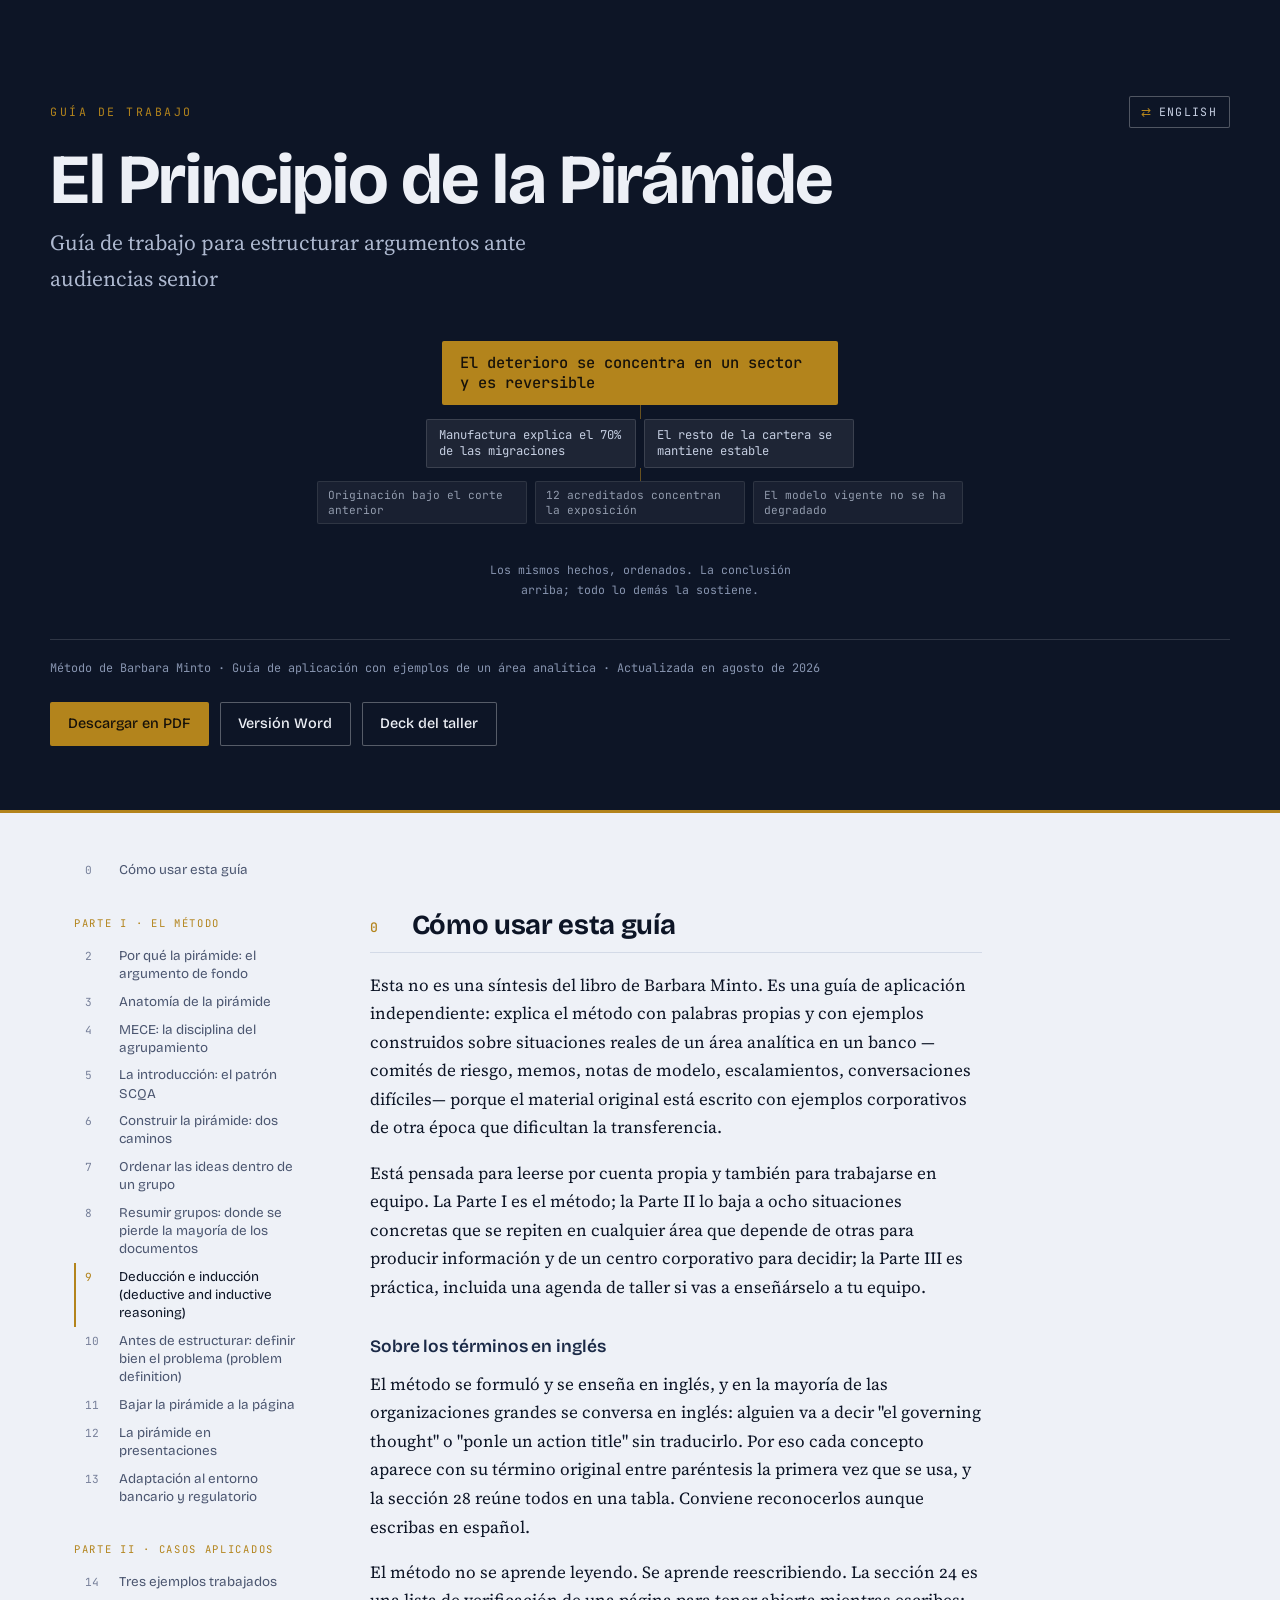
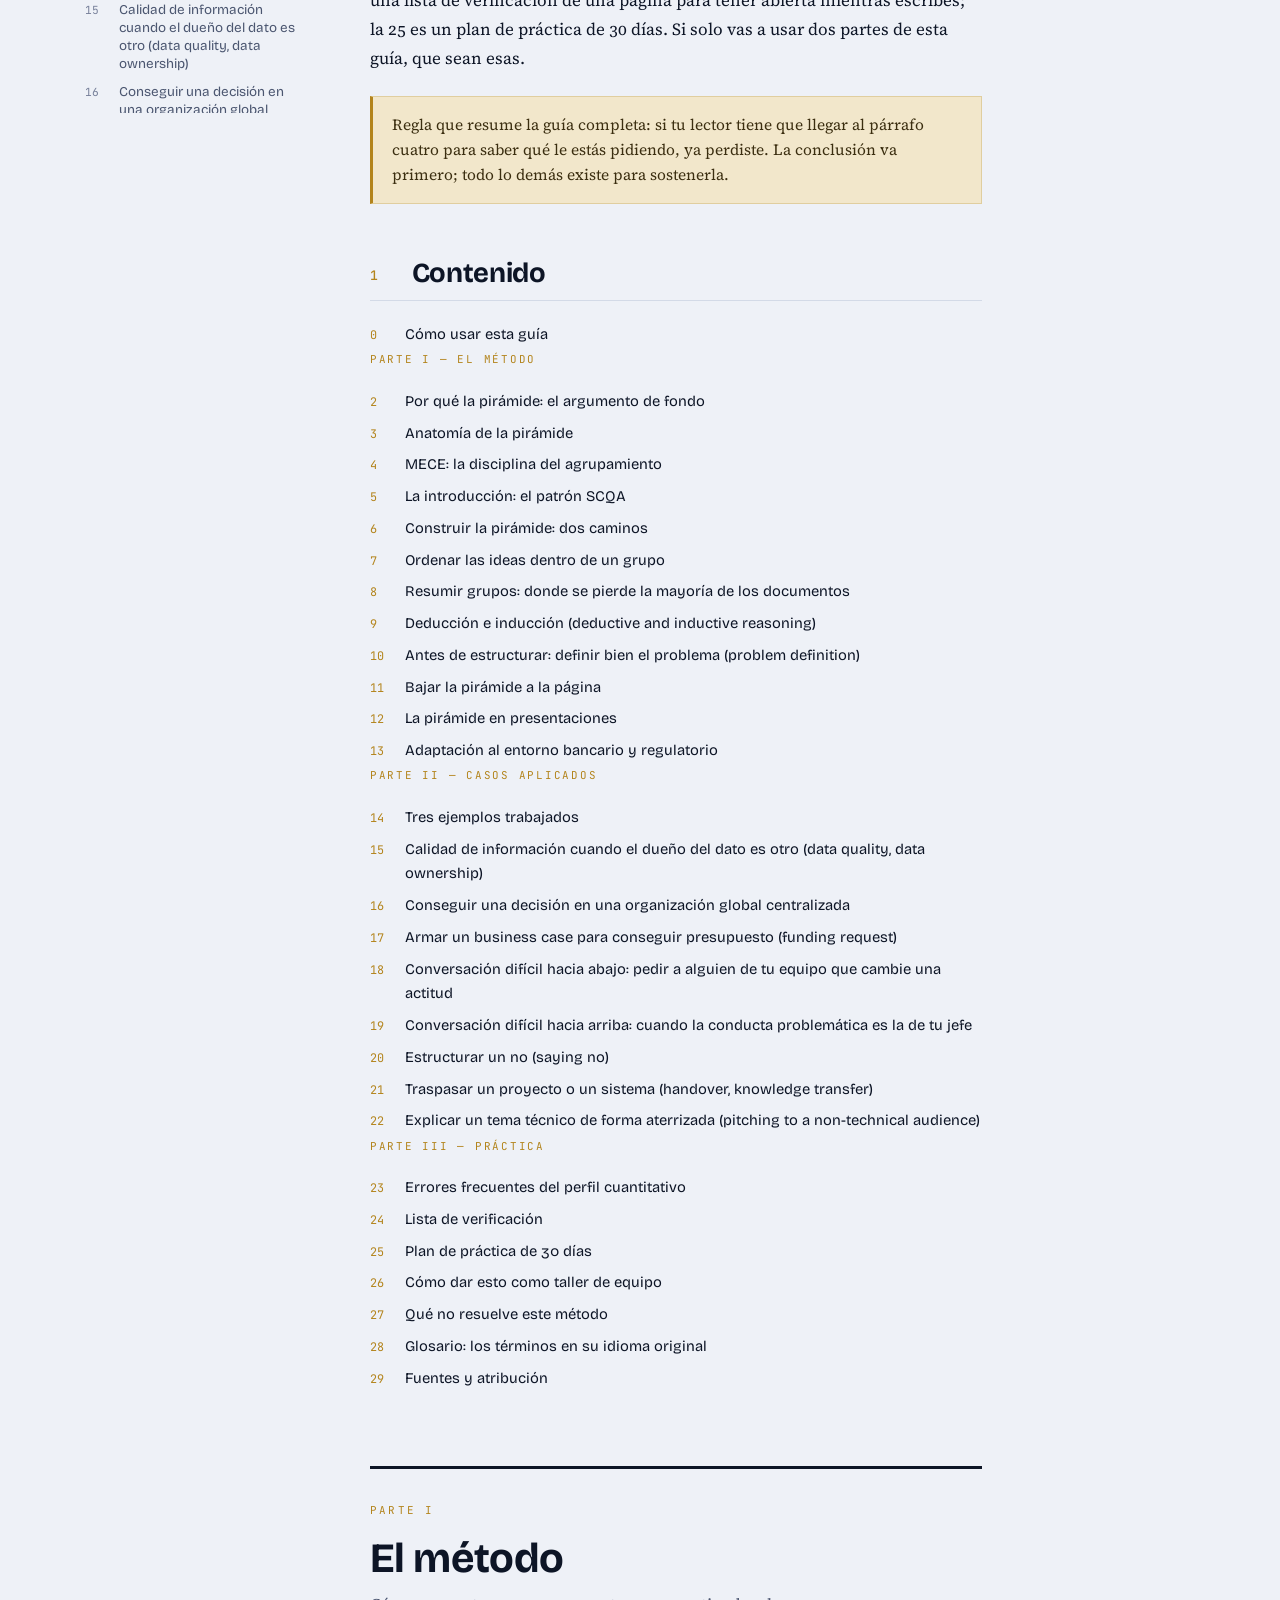
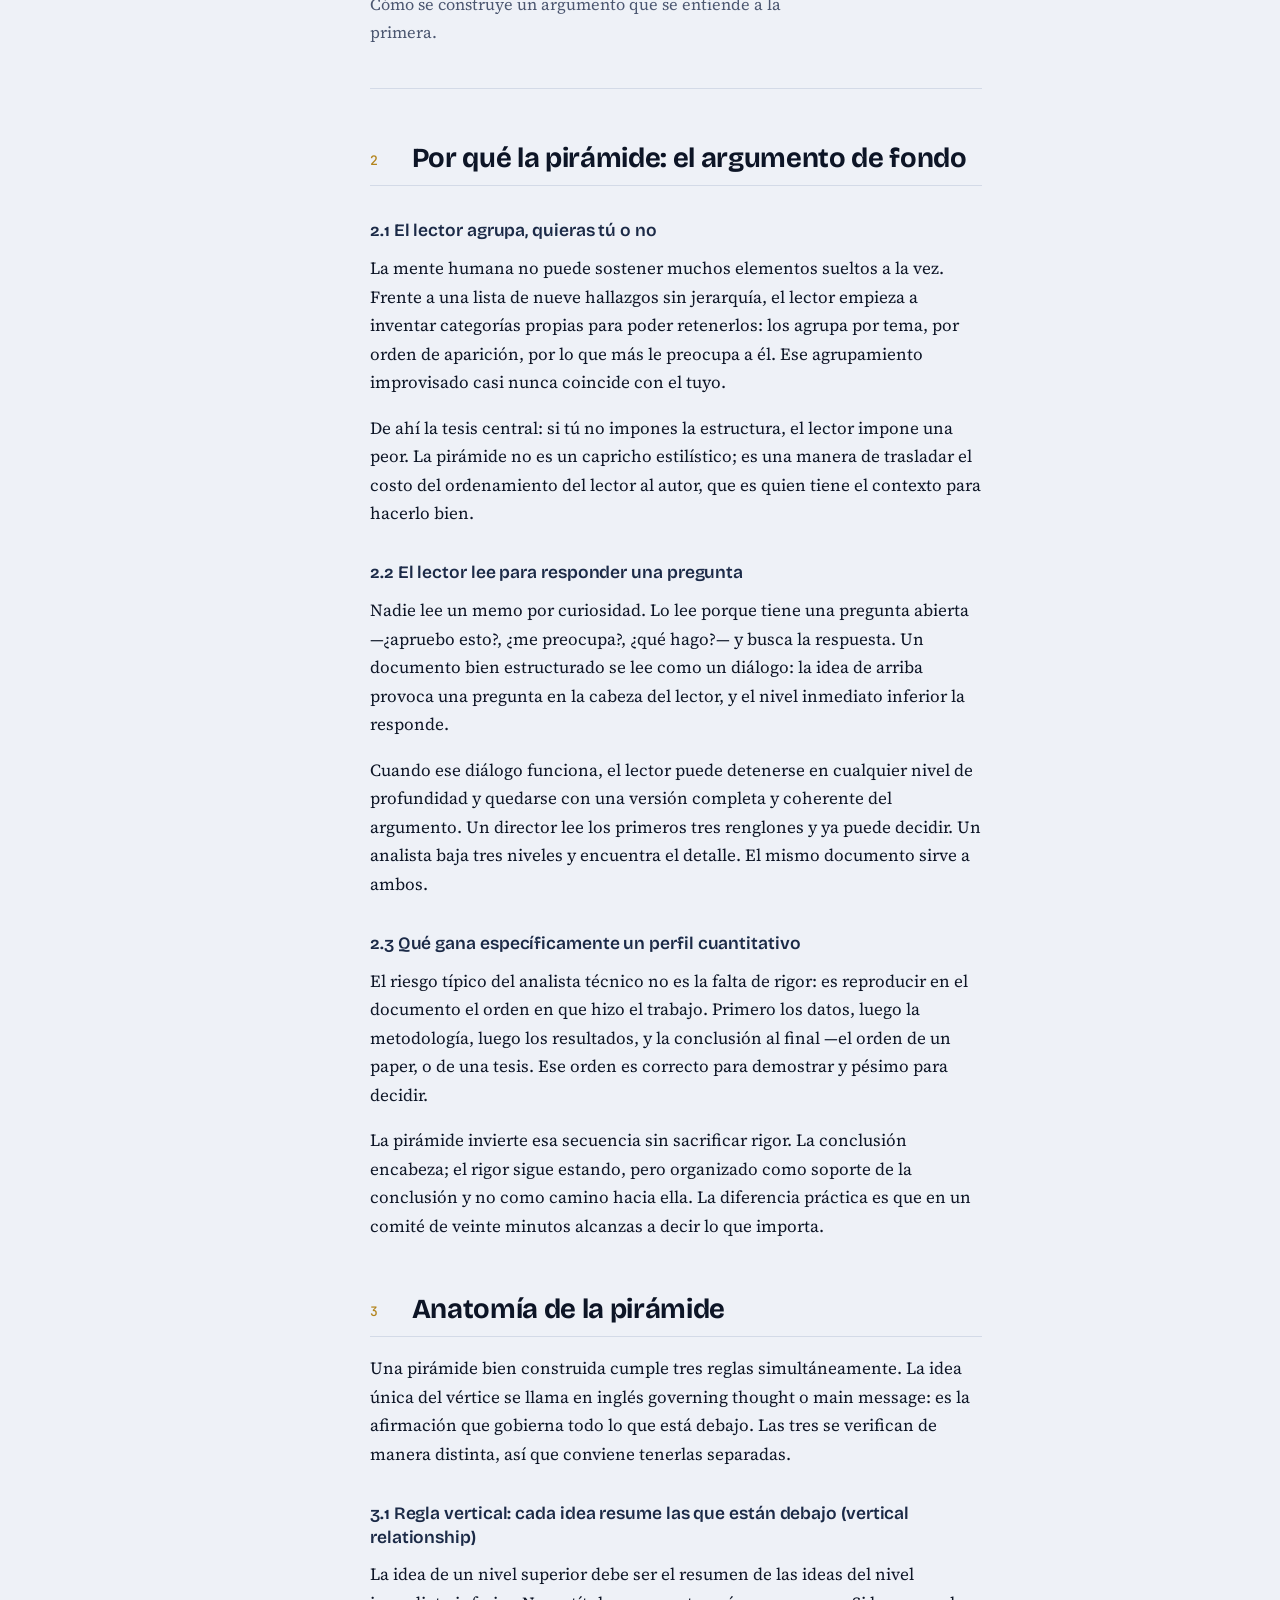
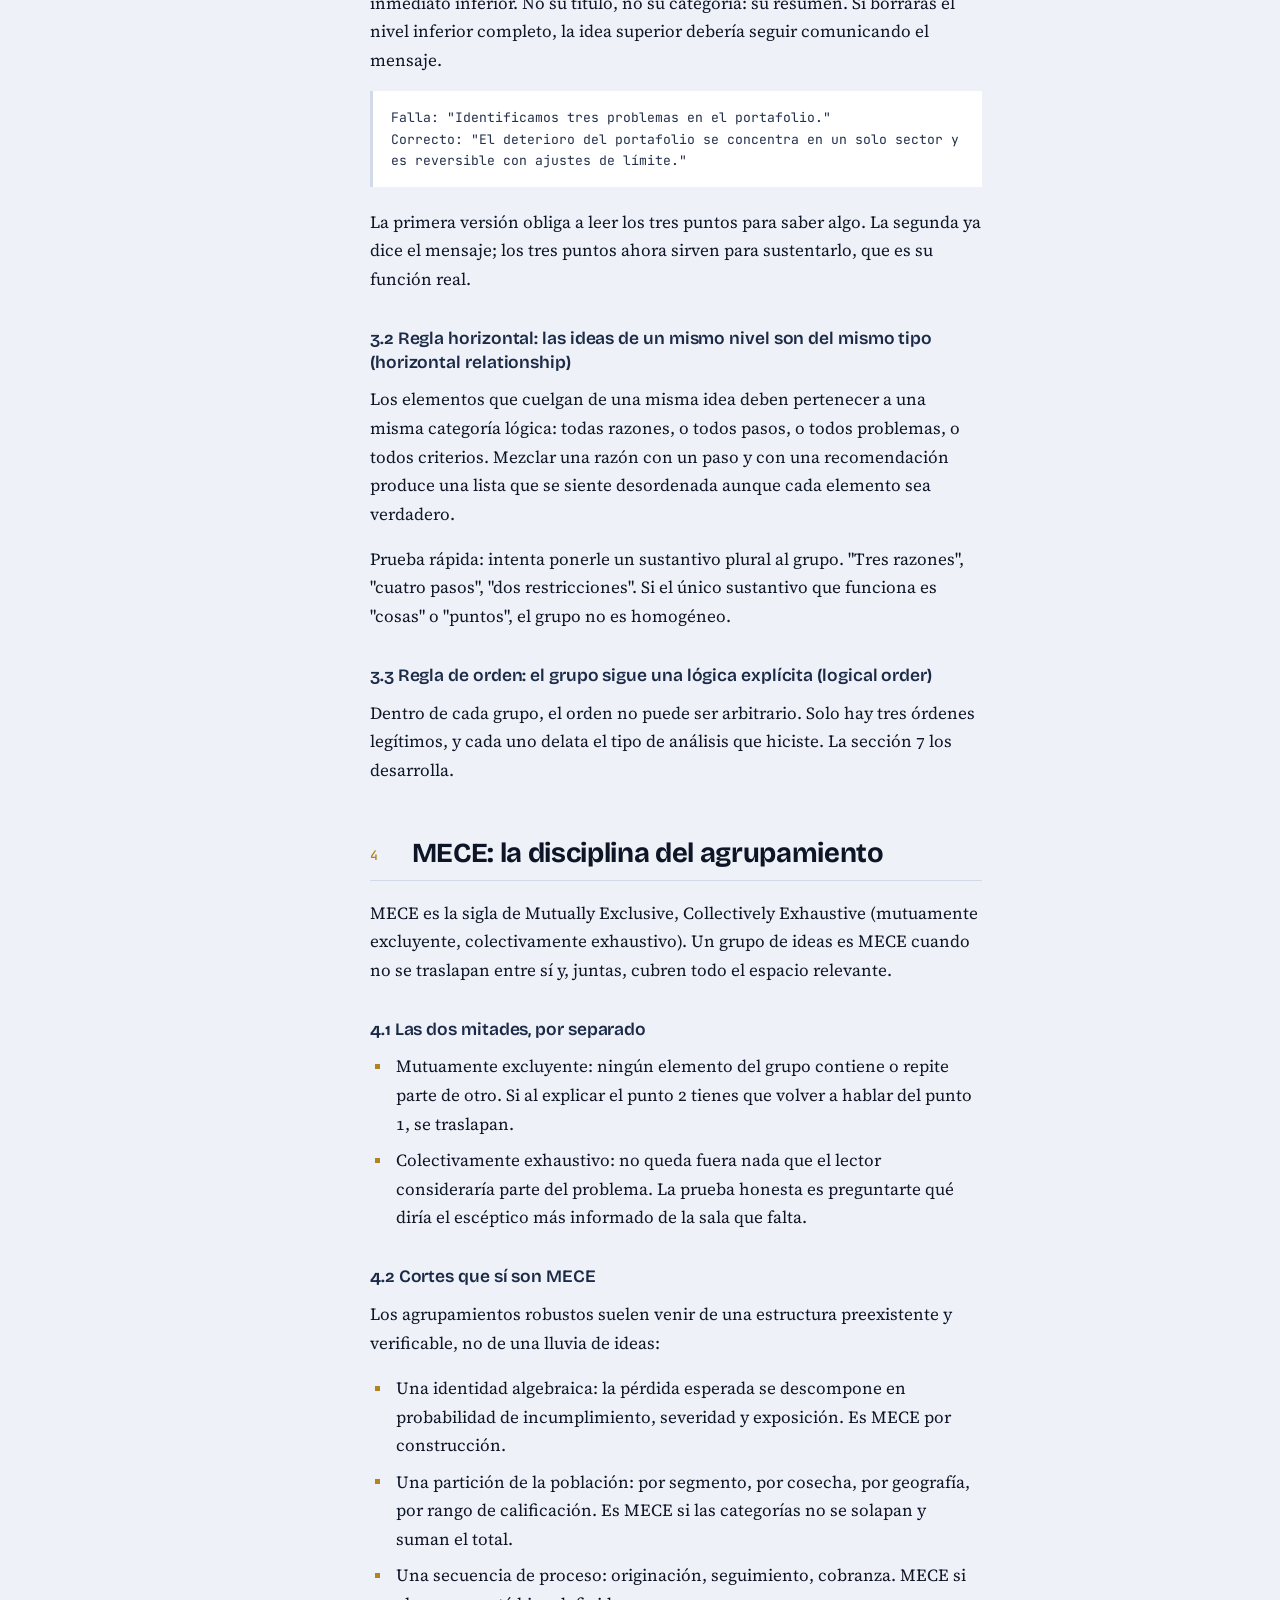
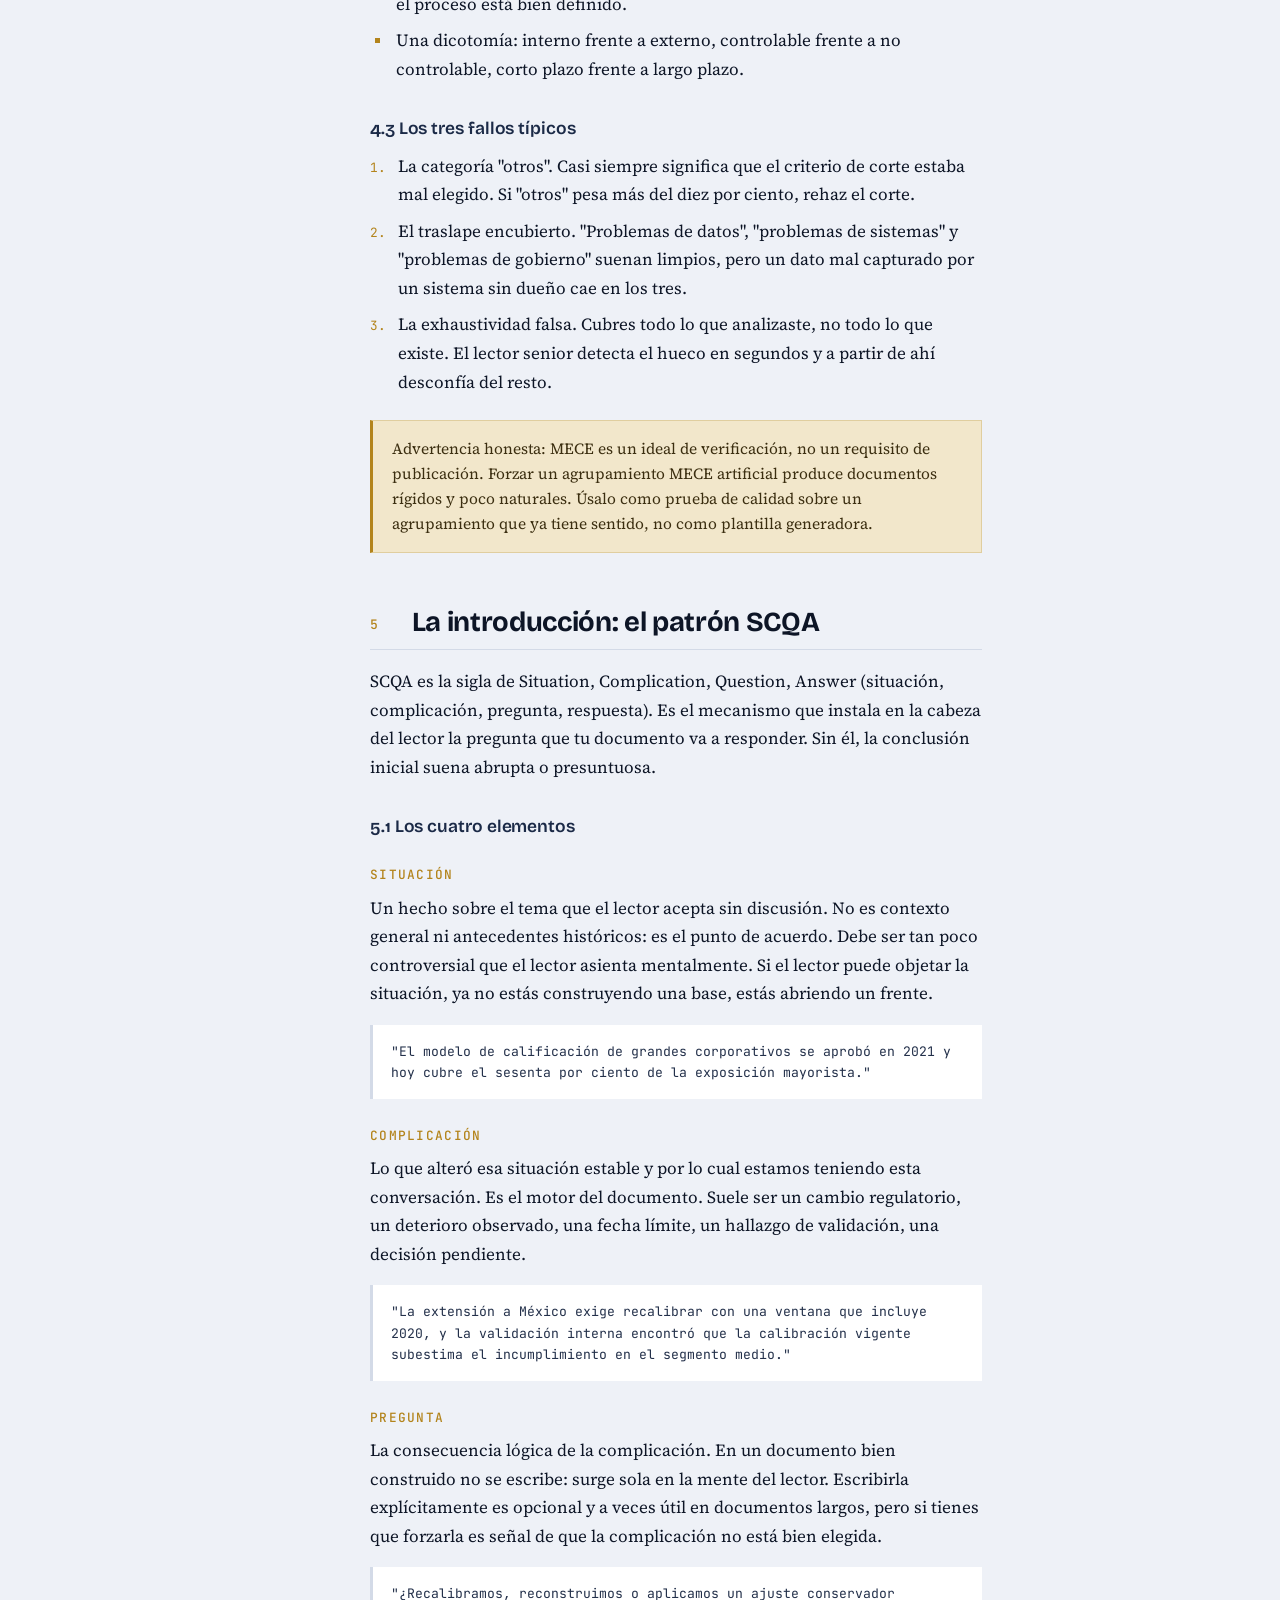
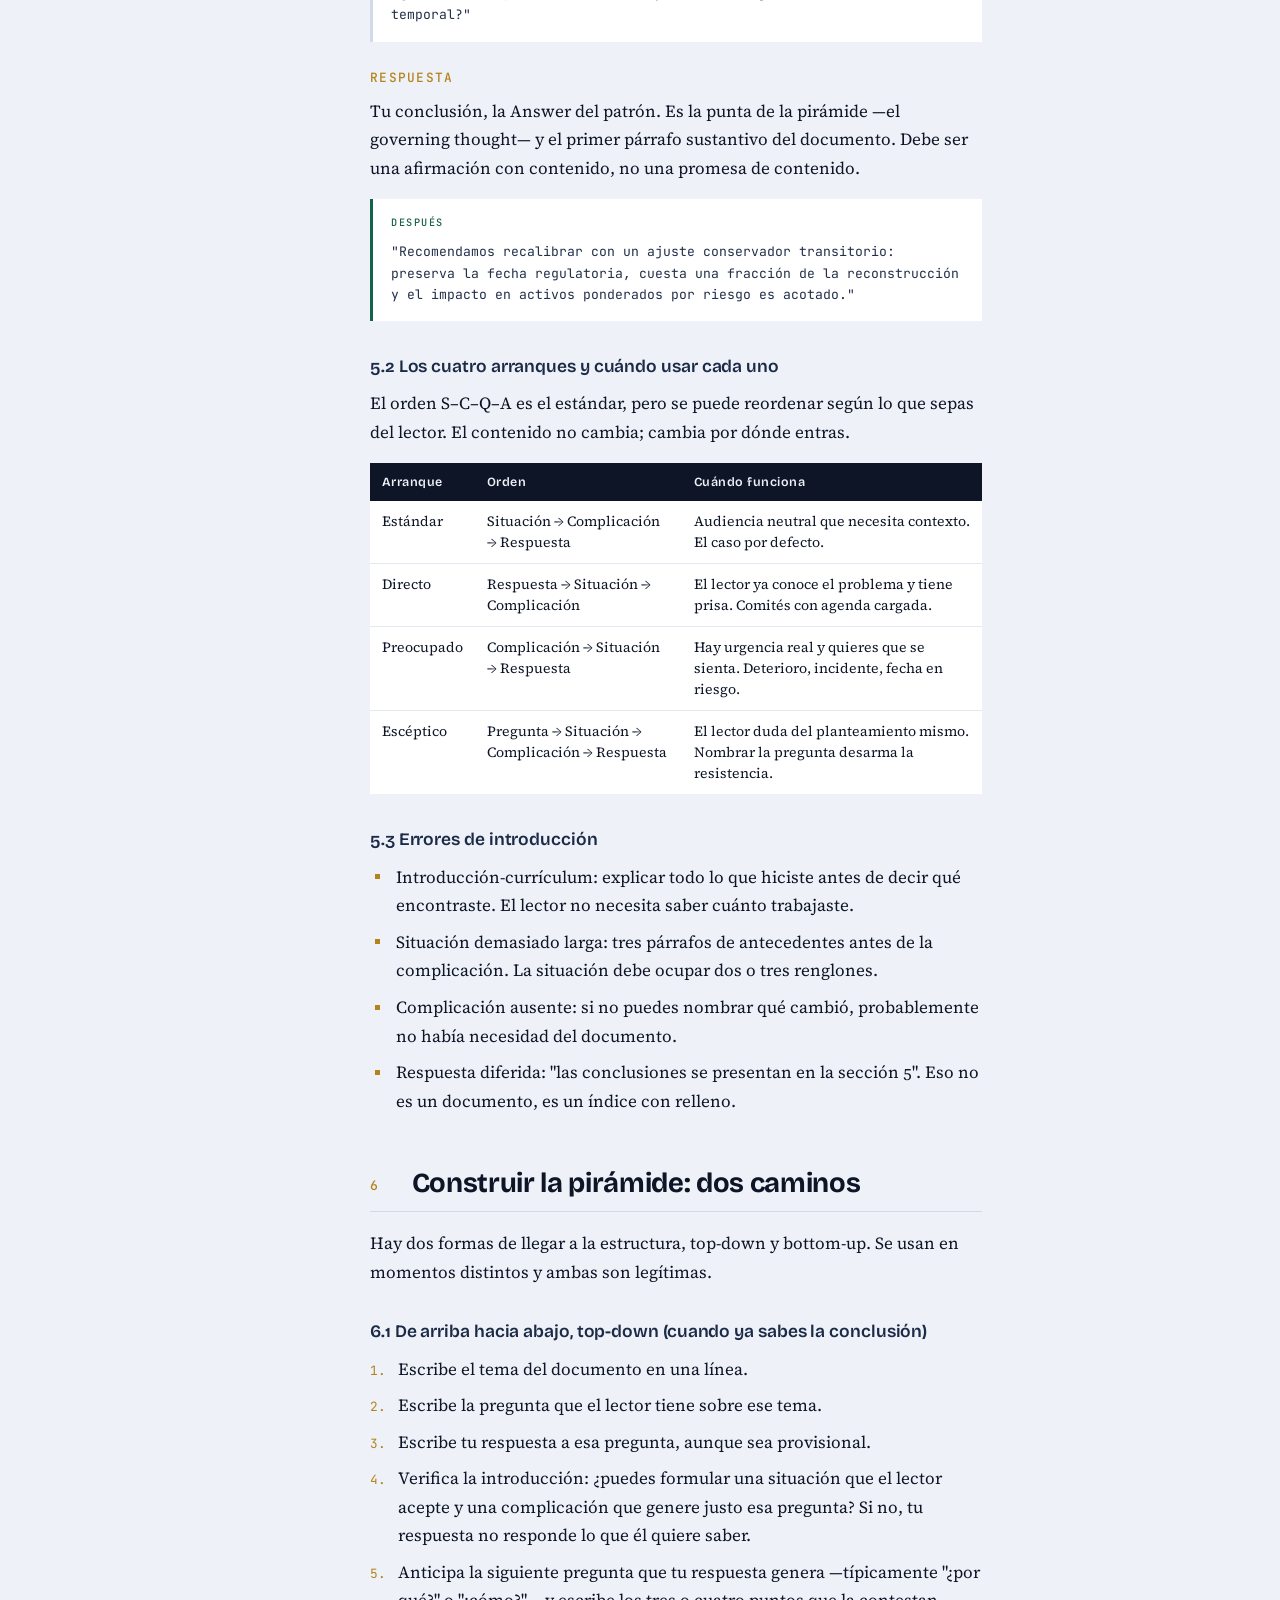
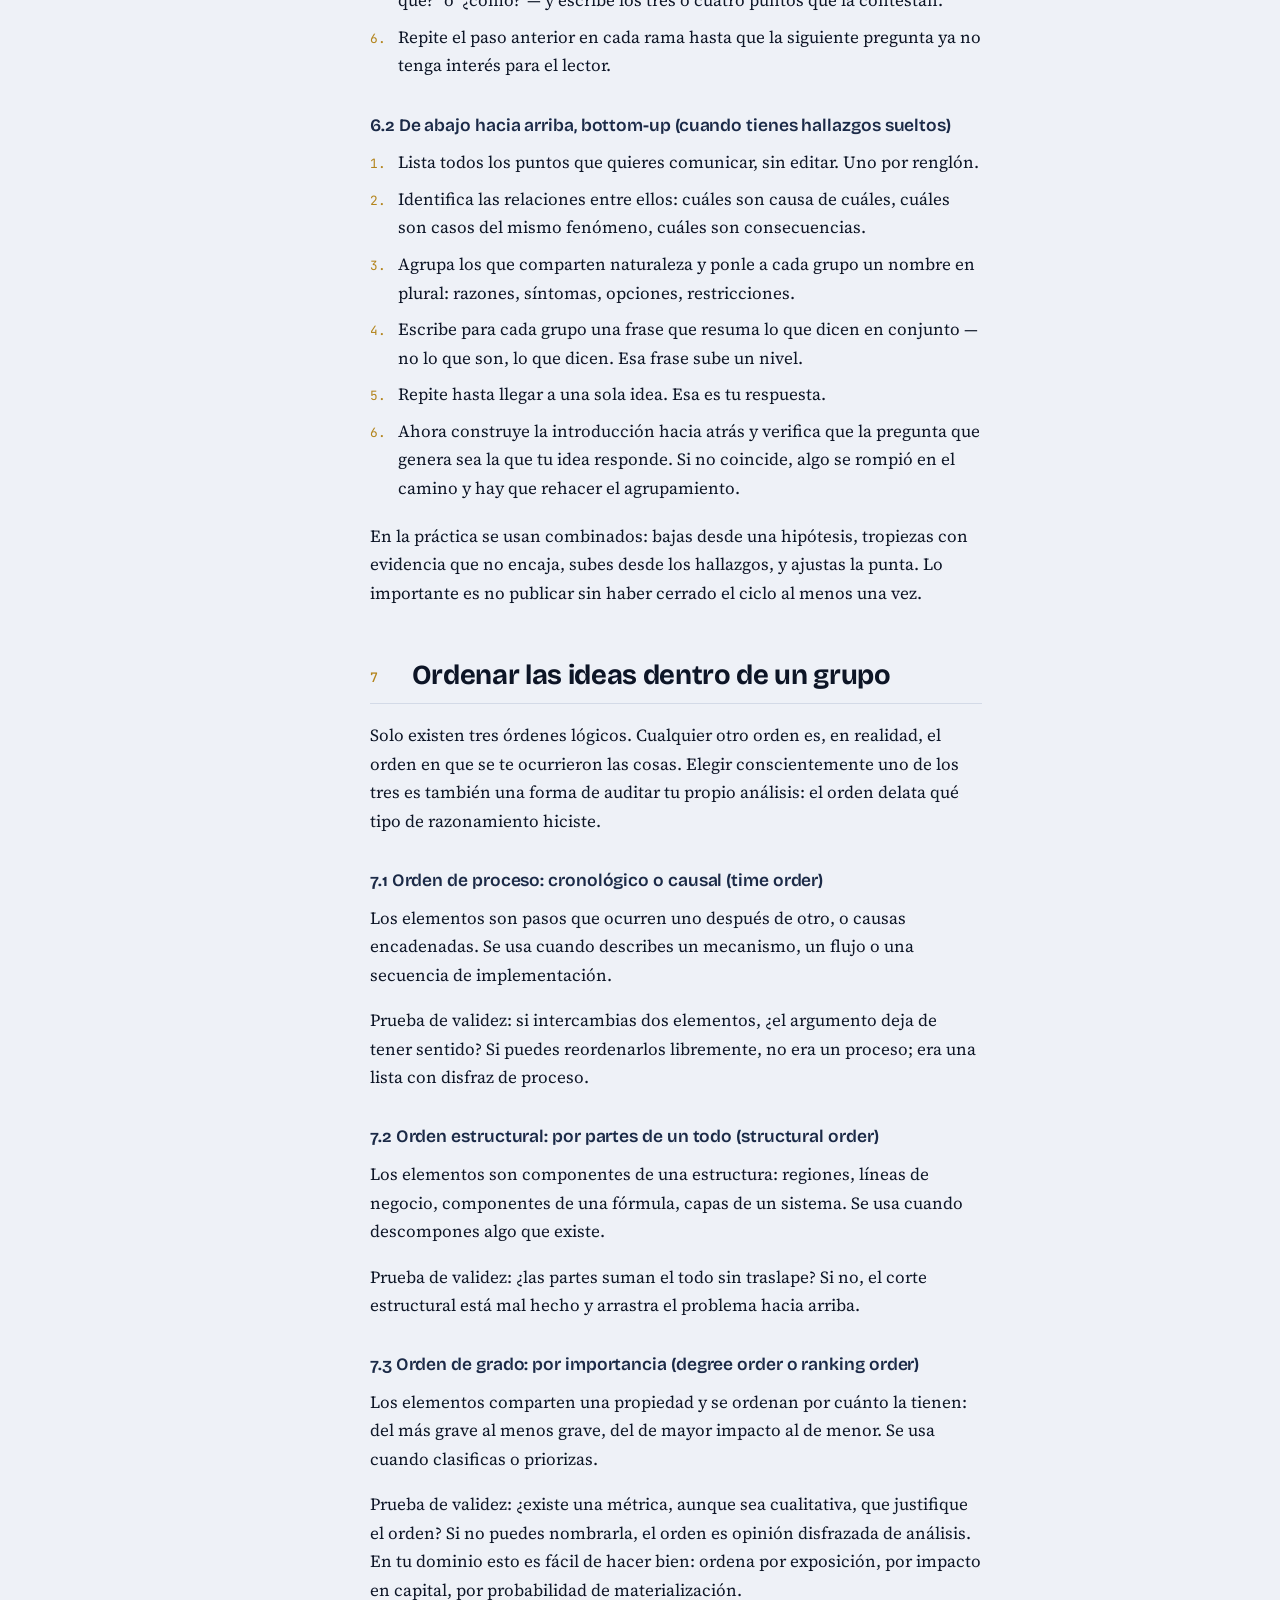
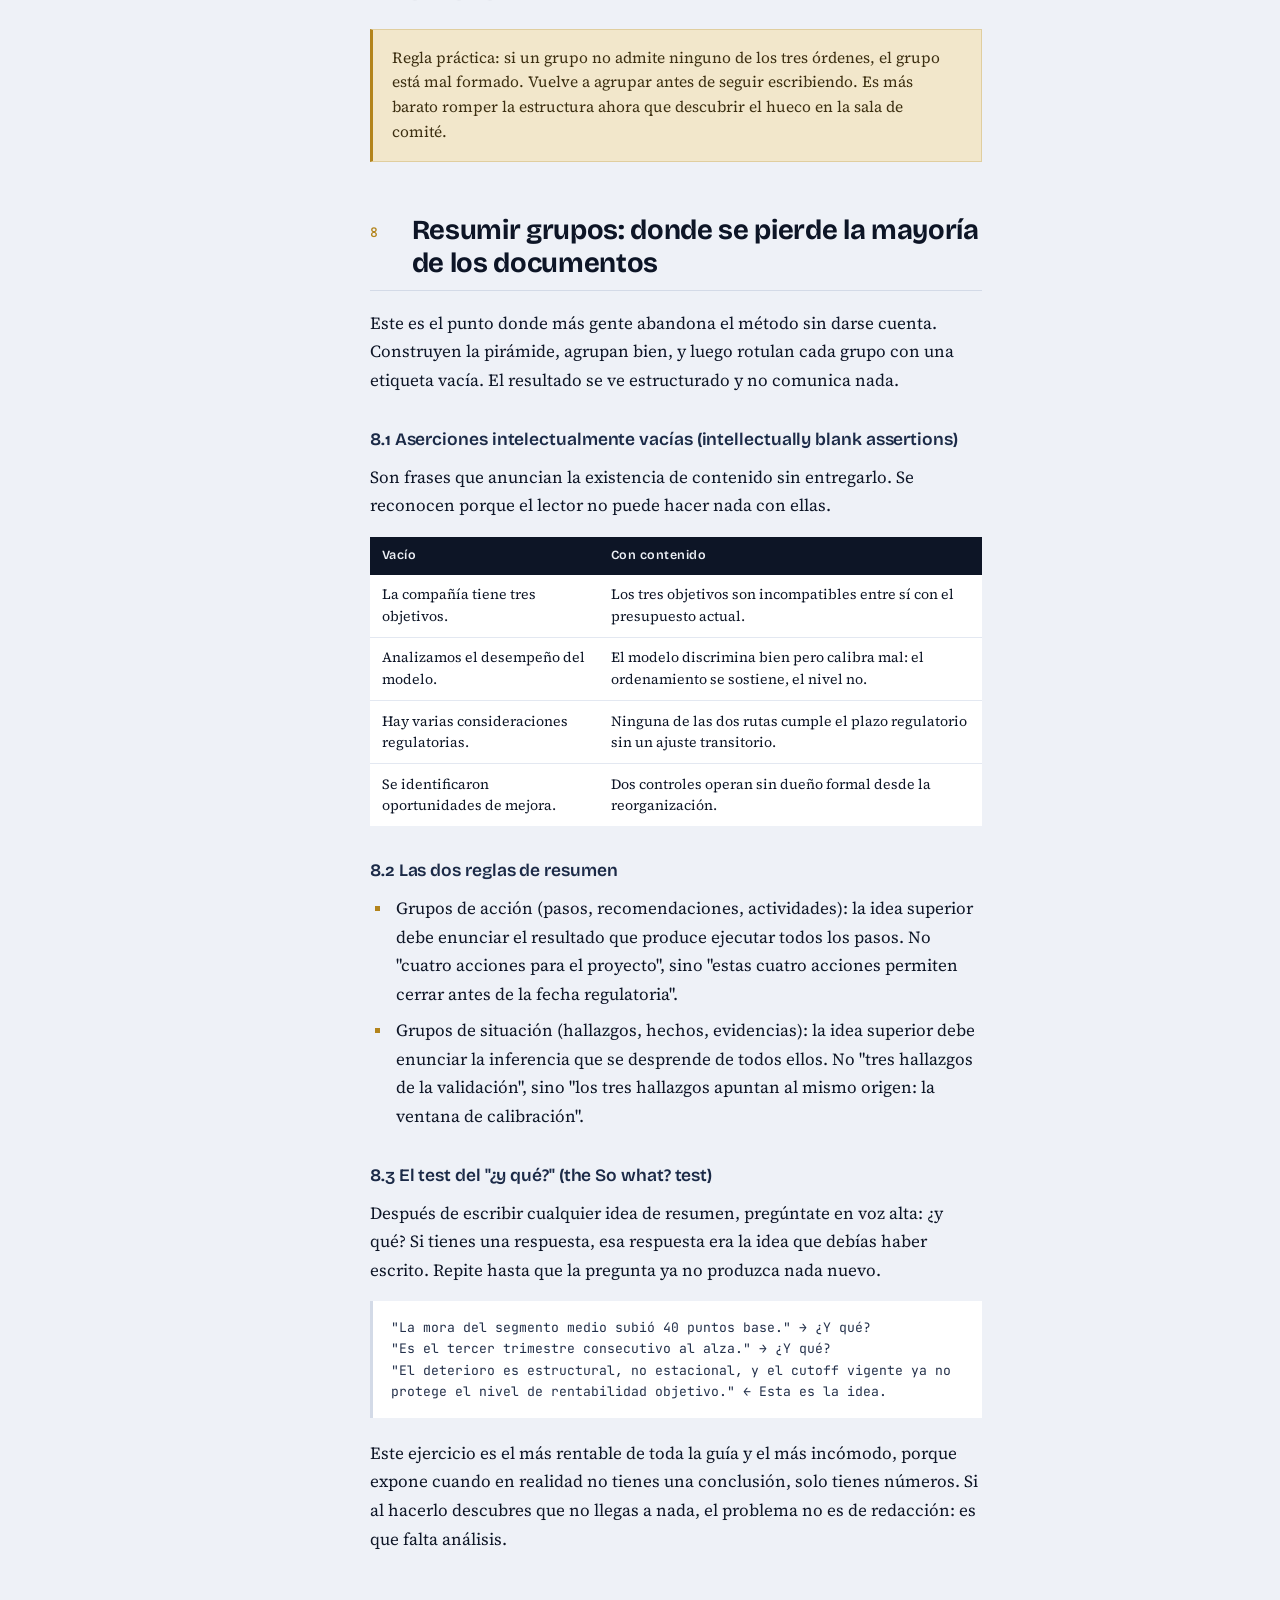
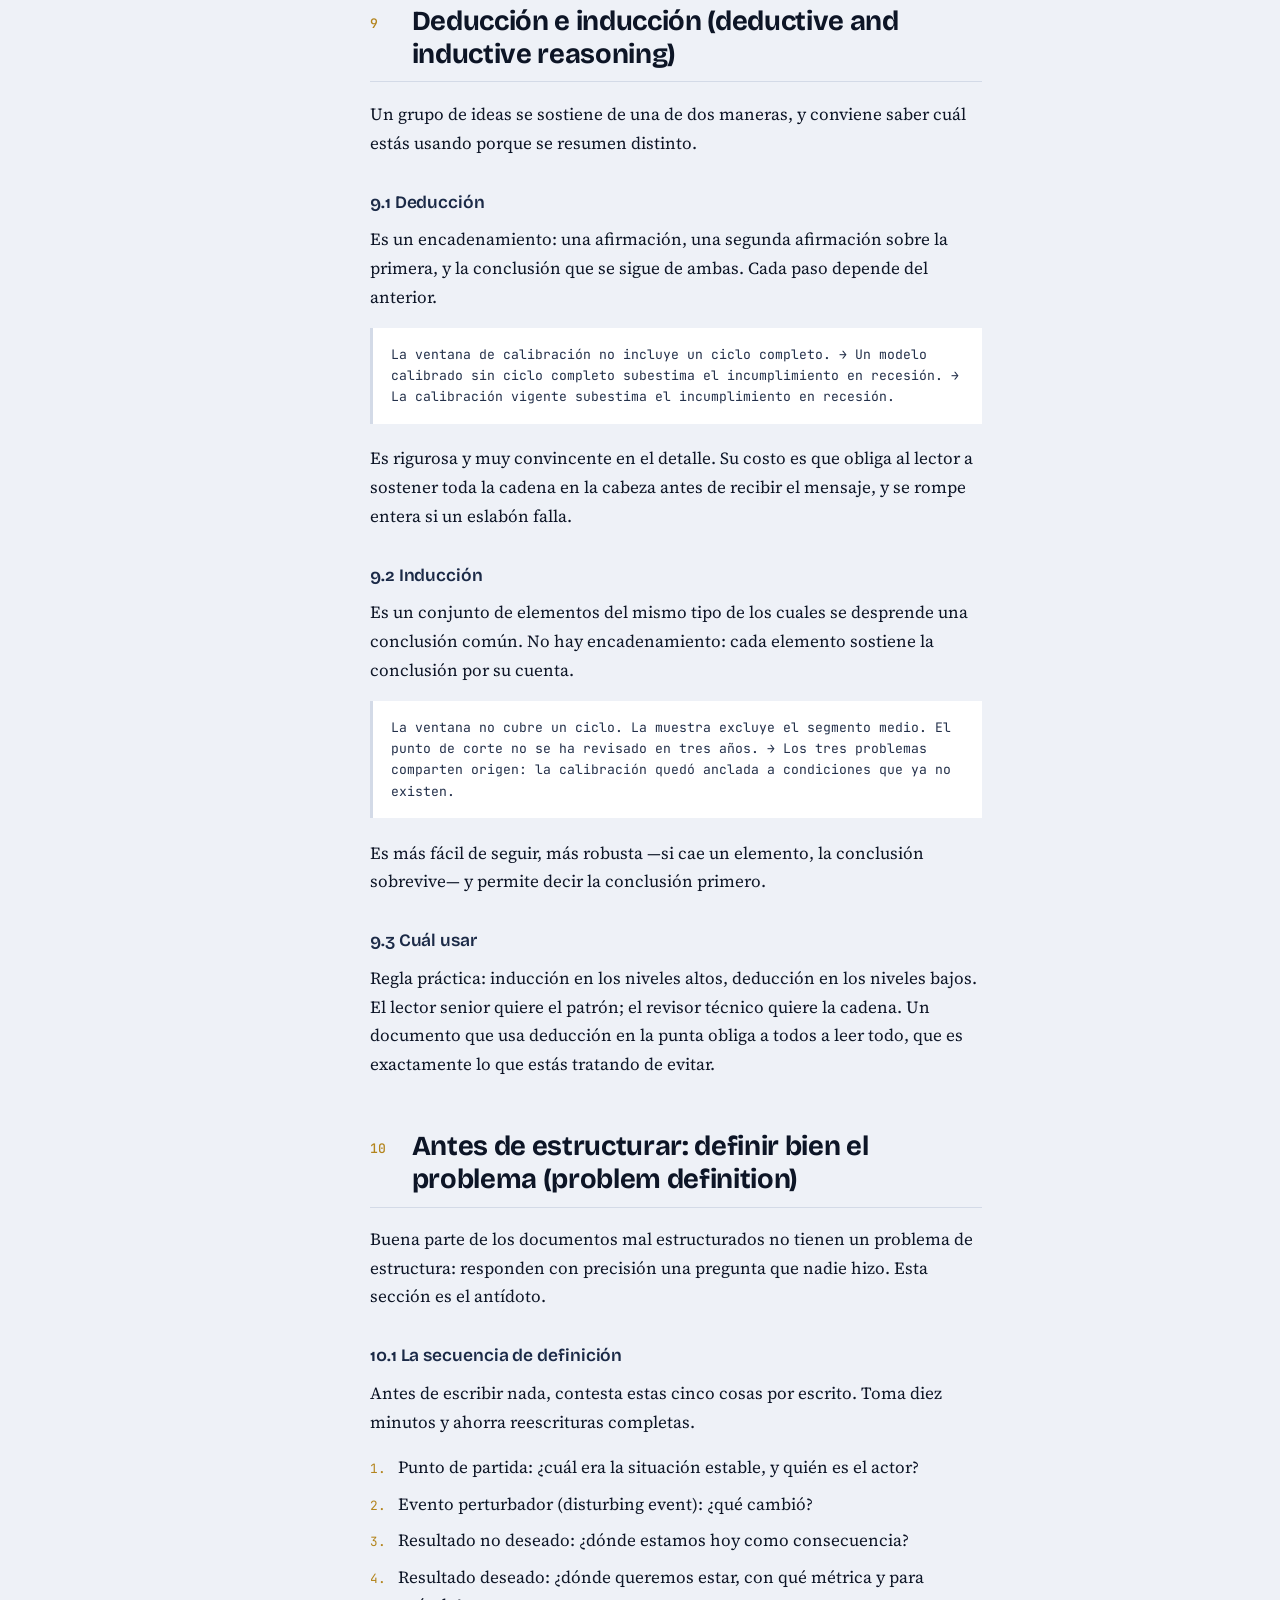
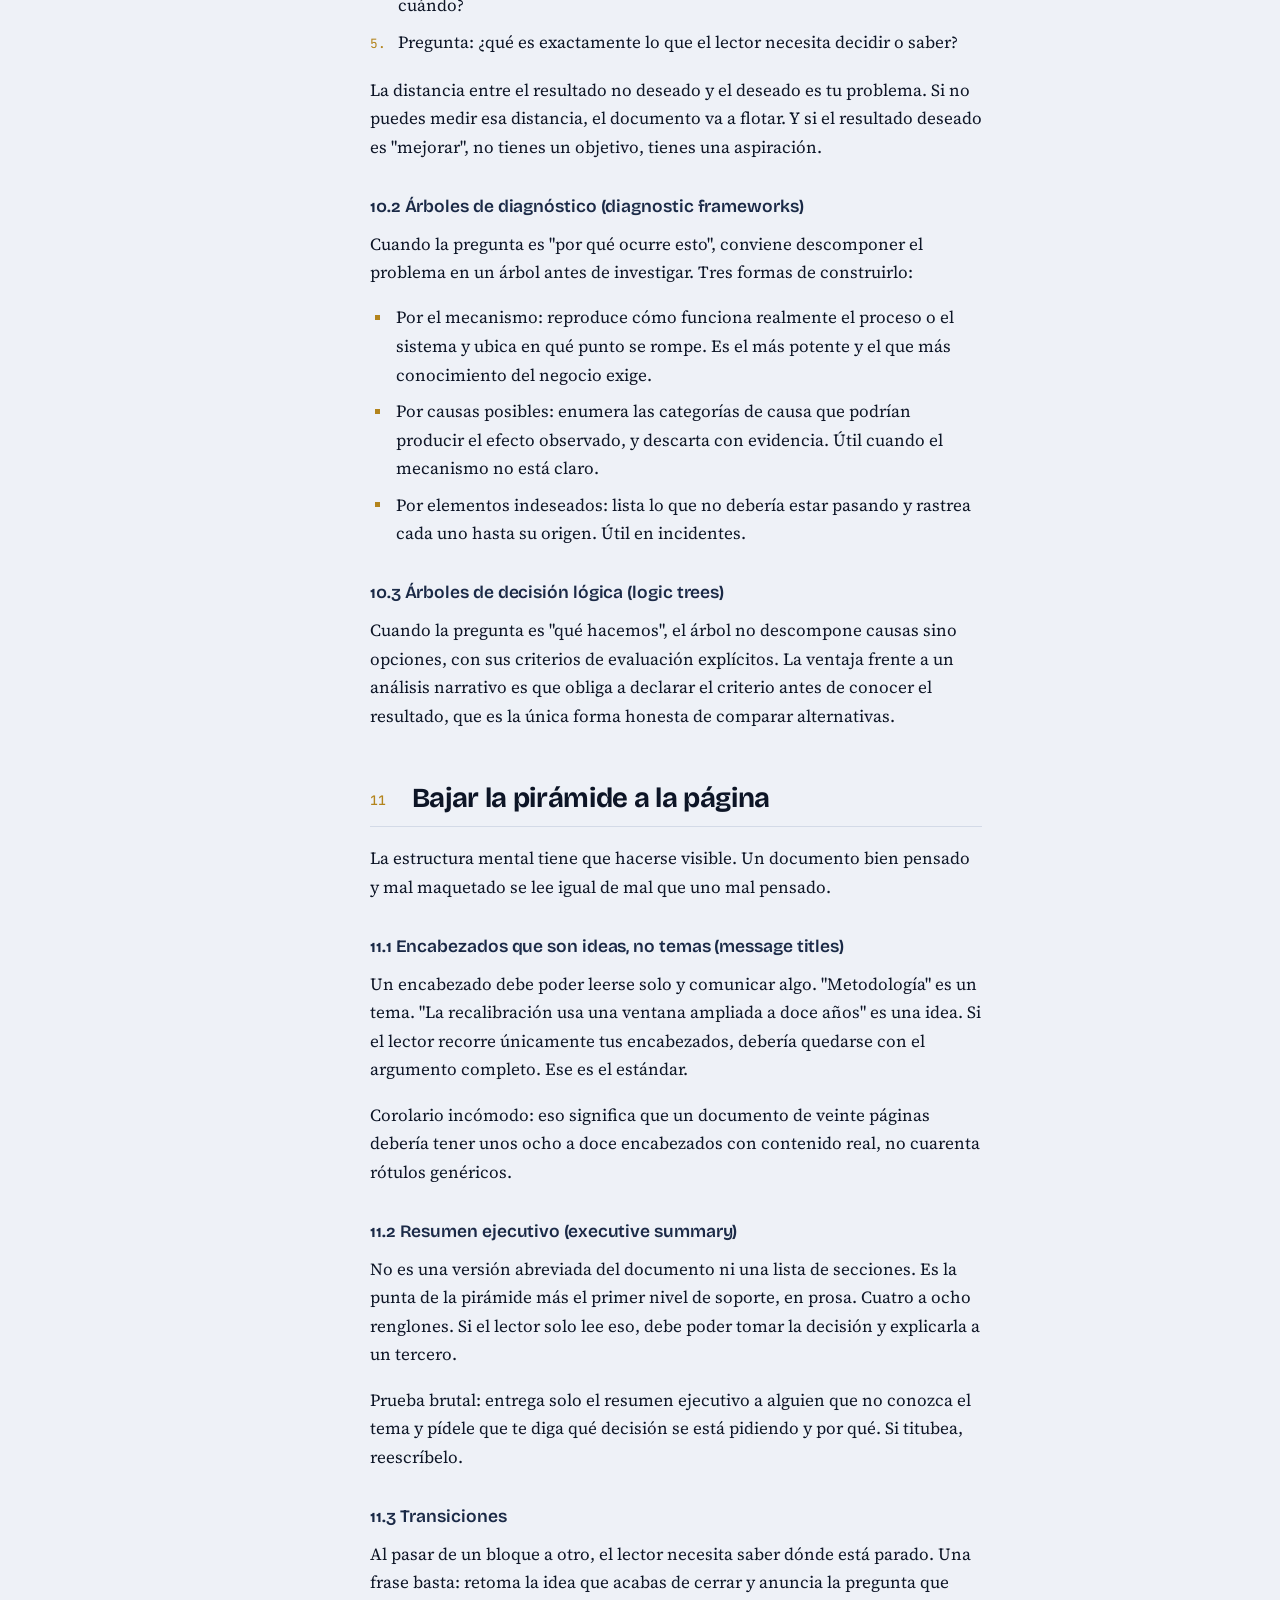
<file: index.html>
<!DOCTYPE html>
<html lang="es">
<head>
<meta charset="utf-8">
<meta name="viewport" content="width=device-width, initial-scale=1">
<title>El Principio de la Pirámide — Guía de trabajo</title>
<meta name="description" content="Guía práctica para estructurar argumentos ante audiencias senior: conclusión primero, SCQA, MECE y ocho casos aplicados al trabajo en un área analítica.">
<link rel="alternate" hreflang="en" href="en.html">
<link rel="preconnect" href="https://fonts.googleapis.com">
<link rel="preconnect" href="https://fonts.gstatic.com" crossorigin>
<link href="https://fonts.googleapis.com/css2?family=Bricolage+Grotesque:opsz,wght@12..96,500;12..96,700&family=Source+Serif+4:ital,opsz,wght@0,8..60,400;0,8..60,600;1,8..60,400&family=JetBrains+Mono:wght@400;500&display=swap" rel="stylesheet">
<link rel="stylesheet" href="assets/styles.css">
</head>
<body>
<a class="skip" href="#contenido">Saltar al contenido</a>

<header class="hero">
  <div class="hero__inner">
    <div class="hero__top">
      <p class="hero__eyebrow">Guía de trabajo</p>
      <a class="langswitch" href="en.html" hreflang="en" title="Read in English">English</a>
    </div>
    <h1 class="hero__title">El Principio de la Pirámide</h1>
    <p class="hero__sub">Guía de trabajo para estructurar argumentos ante audiencias senior</p>

    <figure class="stack" aria-label="Cinco hallazgos sueltos que se reorganizan en una pirámide con la conclusión arriba">
      <div class="stack__tier stack__tier--1">
        <span class="chip chip--top">El deterioro se concentra en un sector y es reversible</span>
      </div>
      <div class="stack__tier stack__tier--2">
        <span class="chip">Manufactura explica el 70% de las migraciones</span><span class="chip">El resto de la cartera se mantiene estable</span>
      </div>
      <div class="stack__tier stack__tier--3">
        <span class="chip chip--sm">Originación bajo el corte anterior</span><span class="chip chip--sm">12 acreditados concentran la exposición</span><span class="chip chip--sm">El modelo vigente no se ha degradado</span>
      </div>
      <figcaption>Los mismos hechos, ordenados. La conclusión arriba; todo lo demás la sostiene.</figcaption>
    </figure>

    <p class="hero__meta">Método de Barbara Minto · Guía de aplicación con ejemplos de un área analítica · Actualizada en agosto de 2026</p>
    <p class="hero__actions">
      <a class="btn" href="Guia-Principio-Piramide.pdf">Descargar en PDF</a>
      <a class="btn btn--ghost" href="Guia-Principio-Piramide.docx">Versión Word</a>
      <a class="btn btn--ghost" href="Taller-Principio-Piramide.pptx">Deck del taller</a>
    </p>
  </div>
</header>

<div class="shell">
  <button class="navtoggle" aria-expanded="false" aria-controls="nav">Contenido</button>
  <nav class="nav" id="nav" aria-label="Secciones"><ul class="nav__list"><li><a href="#sec-0"><span class="nav__num">0</span>Cómo usar esta guía</a></li></ul><p class="nav__part">Parte I · El método</p><ul class="nav__list"><li><a href="#sec-2"><span class="nav__num">2</span>Por qué la pirámide: el argumento de fondo</a></li><li><a href="#sec-3"><span class="nav__num">3</span>Anatomía de la pirámide</a></li><li><a href="#sec-4"><span class="nav__num">4</span>MECE: la disciplina del agrupamiento</a></li><li><a href="#sec-5"><span class="nav__num">5</span>La introducción: el patrón SCQA</a></li><li><a href="#sec-6"><span class="nav__num">6</span>Construir la pirámide: dos caminos</a></li><li><a href="#sec-7"><span class="nav__num">7</span>Ordenar las ideas dentro de un grupo</a></li><li><a href="#sec-8"><span class="nav__num">8</span>Resumir grupos: donde se pierde la mayoría de los documentos</a></li><li><a href="#sec-9"><span class="nav__num">9</span>Deducción e inducción (deductive and inductive reasoning)</a></li><li><a href="#sec-10"><span class="nav__num">10</span>Antes de estructurar: definir bien el problema (problem definition)</a></li><li><a href="#sec-11"><span class="nav__num">11</span>Bajar la pirámide a la página</a></li><li><a href="#sec-12"><span class="nav__num">12</span>La pirámide en presentaciones</a></li><li><a href="#sec-13"><span class="nav__num">13</span>Adaptación al entorno bancario y regulatorio</a></li></ul><p class="nav__part">Parte II · Casos aplicados</p><ul class="nav__list"><li><a href="#sec-14"><span class="nav__num">14</span>Tres ejemplos trabajados</a></li><li><a href="#sec-15"><span class="nav__num">15</span>Calidad de información cuando el dueño del dato es otro (data quality, data ownership)</a></li><li><a href="#sec-16"><span class="nav__num">16</span>Conseguir una decisión en una organización global centralizada</a></li><li><a href="#sec-17"><span class="nav__num">17</span>Armar un business case para conseguir presupuesto (funding request)</a></li><li><a href="#sec-18"><span class="nav__num">18</span>Conversación difícil hacia abajo: pedir a alguien de tu equipo que cambie una actitud</a></li><li><a href="#sec-19"><span class="nav__num">19</span>Conversación difícil hacia arriba: cuando la conducta problemática es la de tu jefe</a></li><li><a href="#sec-20"><span class="nav__num">20</span>Estructurar un no (saying no)</a></li><li><a href="#sec-21"><span class="nav__num">21</span>Traspasar un proyecto o un sistema (handover, knowledge transfer)</a></li><li><a href="#sec-22"><span class="nav__num">22</span>Explicar un tema técnico de forma aterrizada (pitching to a non-technical audience)</a></li></ul><p class="nav__part">Parte III · Práctica</p><ul class="nav__list"><li><a href="#sec-23"><span class="nav__num">23</span>Errores frecuentes del perfil cuantitativo</a></li><li><a href="#sec-24"><span class="nav__num">24</span>Lista de verificación</a></li><li><a href="#sec-25"><span class="nav__num">25</span>Plan de práctica de 30 días</a></li><li><a href="#sec-26"><span class="nav__num">26</span>Cómo dar esto como taller de equipo</a></li><li><a href="#sec-27"><span class="nav__num">27</span>Qué no resuelve este método</a></li><li><a href="#sec-28"><span class="nav__num">28</span>Glosario: los términos en su idioma original</a></li><li><a href="#sec-29"><span class="nav__num">29</span>Fuentes y atribución</a></li></ul></nav>
  <main class="doc" id="contenido"><h2 class="h1" id="sec-0"><span class="h1__num">0</span><span class="h1__text">Cómo usar esta guía</span></h2><p>Esta no es una síntesis del libro de Barbara Minto. Es una guía de aplicación independiente: explica el método con palabras propias y con ejemplos construidos sobre situaciones reales de un área analítica en un banco —comités de riesgo, memos, notas de modelo, escalamientos, conversaciones difíciles— porque el material original está escrito con ejemplos corporativos de otra época que dificultan la transferencia.</p><p>Está pensada para leerse por cuenta propia y también para trabajarse en equipo. La Parte I es el método; la Parte II lo baja a ocho situaciones concretas que se repiten en cualquier área que depende de otras para producir información y de un centro corporativo para decidir; la Parte III es práctica, incluida una agenda de taller si vas a enseñárselo a tu equipo.</p><h3 class="h2">Sobre los términos en inglés</h3><p>El método se formuló y se enseña en inglés, y en la mayoría de las organizaciones grandes se conversa en inglés: alguien va a decir "el governing thought" o "ponle un action title" sin traducirlo. Por eso cada concepto aparece con su término original entre paréntesis la primera vez que se usa, y la sección 28 reúne todos en una tabla. Conviene reconocerlos aunque escribas en español.</p><p>El método no se aprende leyendo. Se aprende reescribiendo. La sección 24 es una lista de verificación de una página para tener abierta mientras escribes; la 25 es un plan de práctica de 30 días. Si solo vas a usar dos partes de esta guía, que sean esas.</p><aside class="box">Regla que resume la guía completa: si tu lector tiene que llegar al párrafo cuatro para saber qué le estás pidiendo, ya perdiste. La conclusión va primero; todo lo demás existe para sostenerla.</aside><h2 class="h1" id="sec-1"><span class="h1__num">1</span><span class="h1__text">Contenido</span></h2><nav class="toc"><a class="toc__item" href="#sec-0"><span class="toc__num">0</span>Cómo usar esta guía</a><p class="toc__part">Parte I — El método</p><a class="toc__item" href="#sec-2"><span class="toc__num">2</span>Por qué la pirámide: el argumento de fondo</a><a class="toc__item" href="#sec-3"><span class="toc__num">3</span>Anatomía de la pirámide</a><a class="toc__item" href="#sec-4"><span class="toc__num">4</span>MECE: la disciplina del agrupamiento</a><a class="toc__item" href="#sec-5"><span class="toc__num">5</span>La introducción: el patrón SCQA</a><a class="toc__item" href="#sec-6"><span class="toc__num">6</span>Construir la pirámide: dos caminos</a><a class="toc__item" href="#sec-7"><span class="toc__num">7</span>Ordenar las ideas dentro de un grupo</a><a class="toc__item" href="#sec-8"><span class="toc__num">8</span>Resumir grupos: donde se pierde la mayoría de los documentos</a><a class="toc__item" href="#sec-9"><span class="toc__num">9</span>Deducción e inducción (deductive and inductive reasoning)</a><a class="toc__item" href="#sec-10"><span class="toc__num">10</span>Antes de estructurar: definir bien el problema (problem definition)</a><a class="toc__item" href="#sec-11"><span class="toc__num">11</span>Bajar la pirámide a la página</a><a class="toc__item" href="#sec-12"><span class="toc__num">12</span>La pirámide en presentaciones</a><a class="toc__item" href="#sec-13"><span class="toc__num">13</span>Adaptación al entorno bancario y regulatorio</a><p class="toc__part">Parte II — Casos aplicados</p><a class="toc__item" href="#sec-14"><span class="toc__num">14</span>Tres ejemplos trabajados</a><a class="toc__item" href="#sec-15"><span class="toc__num">15</span>Calidad de información cuando el dueño del dato es otro (data quality, data ownership)</a><a class="toc__item" href="#sec-16"><span class="toc__num">16</span>Conseguir una decisión en una organización global centralizada</a><a class="toc__item" href="#sec-17"><span class="toc__num">17</span>Armar un business case para conseguir presupuesto (funding request)</a><a class="toc__item" href="#sec-18"><span class="toc__num">18</span>Conversación difícil hacia abajo: pedir a alguien de tu equipo que cambie una actitud</a><a class="toc__item" href="#sec-19"><span class="toc__num">19</span>Conversación difícil hacia arriba: cuando la conducta problemática es la de tu jefe</a><a class="toc__item" href="#sec-20"><span class="toc__num">20</span>Estructurar un no (saying no)</a><a class="toc__item" href="#sec-21"><span class="toc__num">21</span>Traspasar un proyecto o un sistema (handover, knowledge transfer)</a><a class="toc__item" href="#sec-22"><span class="toc__num">22</span>Explicar un tema técnico de forma aterrizada (pitching to a non-technical audience)</a><p class="toc__part">Parte III — Práctica</p><a class="toc__item" href="#sec-23"><span class="toc__num">23</span>Errores frecuentes del perfil cuantitativo</a><a class="toc__item" href="#sec-24"><span class="toc__num">24</span>Lista de verificación</a><a class="toc__item" href="#sec-25"><span class="toc__num">25</span>Plan de práctica de 30 días</a><a class="toc__item" href="#sec-26"><span class="toc__num">26</span>Cómo dar esto como taller de equipo</a><a class="toc__item" href="#sec-27"><span class="toc__num">27</span>Qué no resuelve este método</a><a class="toc__item" href="#sec-28"><span class="toc__num">28</span>Glosario: los términos en su idioma original</a><a class="toc__item" href="#sec-29"><span class="toc__num">29</span>Fuentes y atribución</a></nav><section class="part"><p class="part__label">Parte I</p><h2 class="part__title">El método</h2><p class="part__lead">Cómo se construye un argumento que se entiende a la primera.</p></section><h2 class="h1" id="sec-2"><span class="h1__num">2</span><span class="h1__text">Por qué la pirámide: el argumento de fondo</span></h2><h3 class="h2">2.1 El lector agrupa, quieras tú o no</h3><p>La mente humana no puede sostener muchos elementos sueltos a la vez. Frente a una lista de nueve hallazgos sin jerarquía, el lector empieza a inventar categorías propias para poder retenerlos: los agrupa por tema, por orden de aparición, por lo que más le preocupa a él. Ese agrupamiento improvisado casi nunca coincide con el tuyo.</p><p>De ahí la tesis central: si tú no impones la estructura, el lector impone una peor. La pirámide no es un capricho estilístico; es una manera de trasladar el costo del ordenamiento del lector al autor, que es quien tiene el contexto para hacerlo bien.</p><h3 class="h2">2.2 El lector lee para responder una pregunta</h3><p>Nadie lee un memo por curiosidad. Lo lee porque tiene una pregunta abierta —¿apruebo esto?, ¿me preocupa?, ¿qué hago?— y busca la respuesta. Un documento bien estructurado se lee como un diálogo: la idea de arriba provoca una pregunta en la cabeza del lector, y el nivel inmediato inferior la responde.</p><p>Cuando ese diálogo funciona, el lector puede detenerse en cualquier nivel de profundidad y quedarse con una versión completa y coherente del argumento. Un director lee los primeros tres renglones y ya puede decidir. Un analista baja tres niveles y encuentra el detalle. El mismo documento sirve a ambos.</p><h3 class="h2">2.3 Qué gana específicamente un perfil cuantitativo</h3><p>El riesgo típico del analista técnico no es la falta de rigor: es reproducir en el documento el orden en que hizo el trabajo. Primero los datos, luego la metodología, luego los resultados, y la conclusión al final —el orden de un paper, o de una tesis. Ese orden es correcto para demostrar y pésimo para decidir.</p><p>La pirámide invierte esa secuencia sin sacrificar rigor. La conclusión encabeza; el rigor sigue estando, pero organizado como soporte de la conclusión y no como camino hacia ella. La diferencia práctica es que en un comité de veinte minutos alcanzas a decir lo que importa.</p><h2 class="h1" id="sec-3"><span class="h1__num">3</span><span class="h1__text">Anatomía de la pirámide</span></h2><p>Una pirámide bien construida cumple tres reglas simultáneamente. La idea única del vértice se llama en inglés governing thought o main message: es la afirmación que gobierna todo lo que está debajo. Las tres se verifican de manera distinta, así que conviene tenerlas separadas.</p><h3 class="h2">3.1 Regla vertical: cada idea resume las que están debajo (vertical relationship)</h3><p>La idea de un nivel superior debe ser el resumen de las ideas del nivel inmediato inferior. No su título, no su categoría: su resumen. Si borraras el nivel inferior completo, la idea superior debería seguir comunicando el mensaje.</p><blockquote class="q"><span class="q__line">Falla: "Identificamos tres problemas en el portafolio."</span><span class="q__line">Correcto: "El deterioro del portafolio se concentra en un solo sector y es reversible con ajustes de límite."</span></blockquote><p>La primera versión obliga a leer los tres puntos para saber algo. La segunda ya dice el mensaje; los tres puntos ahora sirven para sustentarlo, que es su función real.</p><h3 class="h2">3.2 Regla horizontal: las ideas de un mismo nivel son del mismo tipo (horizontal relationship)</h3><p>Los elementos que cuelgan de una misma idea deben pertenecer a una misma categoría lógica: todas razones, o todos pasos, o todos problemas, o todos criterios. Mezclar una razón con un paso y con una recomendación produce una lista que se siente desordenada aunque cada elemento sea verdadero.</p><p>Prueba rápida: intenta ponerle un sustantivo plural al grupo. "Tres razones", "cuatro pasos", "dos restricciones". Si el único sustantivo que funciona es "cosas" o "puntos", el grupo no es homogéneo.</p><h3 class="h2">3.3 Regla de orden: el grupo sigue una lógica explícita (logical order)</h3><p>Dentro de cada grupo, el orden no puede ser arbitrario. Solo hay tres órdenes legítimos, y cada uno delata el tipo de análisis que hiciste. La sección 7 los desarrolla.</p><h2 class="h1" id="sec-4"><span class="h1__num">4</span><span class="h1__text">MECE: la disciplina del agrupamiento</span></h2><p>MECE es la sigla de Mutually Exclusive, Collectively Exhaustive (mutuamente excluyente, colectivamente exhaustivo). Un grupo de ideas es MECE cuando no se traslapan entre sí y, juntas, cubren todo el espacio relevante.</p><h3 class="h2">4.1 Las dos mitades, por separado</h3><ul class="list list--bullet"><li>Mutuamente excluyente: ningún elemento del grupo contiene o repite parte de otro. Si al explicar el punto 2 tienes que volver a hablar del punto 1, se traslapan.</li><li>Colectivamente exhaustivo: no queda fuera nada que el lector consideraría parte del problema. La prueba honesta es preguntarte qué diría el escéptico más informado de la sala que falta.</li></ul><h3 class="h2">4.2 Cortes que sí son MECE</h3><p>Los agrupamientos robustos suelen venir de una estructura preexistente y verificable, no de una lluvia de ideas:</p><ul class="list list--bullet"><li>Una identidad algebraica: la pérdida esperada se descompone en probabilidad de incumplimiento, severidad y exposición. Es MECE por construcción.</li><li>Una partición de la población: por segmento, por cosecha, por geografía, por rango de calificación. Es MECE si las categorías no se solapan y suman el total.</li><li>Una secuencia de proceso: originación, seguimiento, cobranza. MECE si el proceso está bien definido.</li><li>Una dicotomía: interno frente a externo, controlable frente a no controlable, corto plazo frente a largo plazo.</li></ul><h3 class="h2">4.3 Los tres fallos típicos</h3><ol class="list list--num"><li>La categoría "otros". Casi siempre significa que el criterio de corte estaba mal elegido. Si "otros" pesa más del diez por ciento, rehaz el corte.</li><li>El traslape encubierto. "Problemas de datos", "problemas de sistemas" y "problemas de gobierno" suenan limpios, pero un dato mal capturado por un sistema sin dueño cae en los tres.</li><li>La exhaustividad falsa. Cubres todo lo que analizaste, no todo lo que existe. El lector senior detecta el hueco en segundos y a partir de ahí desconfía del resto.</li></ol><aside class="box">Advertencia honesta: MECE es un ideal de verificación, no un requisito de publicación. Forzar un agrupamiento MECE artificial produce documentos rígidos y poco naturales. Úsalo como prueba de calidad sobre un agrupamiento que ya tiene sentido, no como plantilla generadora.</aside><h2 class="h1" id="sec-5"><span class="h1__num">5</span><span class="h1__text">La introducción: el patrón SCQA</span></h2><p>SCQA es la sigla de Situation, Complication, Question, Answer (situación, complicación, pregunta, respuesta). Es el mecanismo que instala en la cabeza del lector la pregunta que tu documento va a responder. Sin él, la conclusión inicial suena abrupta o presuntuosa.</p><h3 class="h2">5.1 Los cuatro elementos</h3><h4 class="h3">Situación</h4><p>Un hecho sobre el tema que el lector acepta sin discusión. No es contexto general ni antecedentes históricos: es el punto de acuerdo. Debe ser tan poco controversial que el lector asienta mentalmente. Si el lector puede objetar la situación, ya no estás construyendo una base, estás abriendo un frente.</p><blockquote class="q"><span class="q__line">"El modelo de calificación de grandes corporativos se aprobó en 2021 y hoy cubre el sesenta por ciento de la exposición mayorista."</span></blockquote><h4 class="h3">Complicación</h4><p>Lo que alteró esa situación estable y por lo cual estamos teniendo esta conversación. Es el motor del documento. Suele ser un cambio regulatorio, un deterioro observado, una fecha límite, un hallazgo de validación, una decisión pendiente.</p><blockquote class="q"><span class="q__line">"La extensión a México exige recalibrar con una ventana que incluye 2020, y la validación interna encontró que la calibración vigente subestima el incumplimiento en el segmento medio."</span></blockquote><h4 class="h3">Pregunta</h4><p>La consecuencia lógica de la complicación. En un documento bien construido no se escribe: surge sola en la mente del lector. Escribirla explícitamente es opcional y a veces útil en documentos largos, pero si tienes que forzarla es señal de que la complicación no está bien elegida.</p><blockquote class="q"><span class="q__line">"¿Recalibramos, reconstruimos o aplicamos un ajuste conservador temporal?"</span></blockquote><h4 class="h3">Respuesta</h4><p>Tu conclusión, la Answer del patrón. Es la punta de la pirámide —el governing thought— y el primer párrafo sustantivo del documento. Debe ser una afirmación con contenido, no una promesa de contenido.</p><blockquote class="q q--strong"><span class="q__line">"Recomendamos recalibrar con un ajuste conservador transitorio: preserva la fecha regulatoria, cuesta una fracción de la reconstrucción y el impacto en activos ponderados por riesgo es acotado."</span></blockquote><h3 class="h2">5.2 Los cuatro arranques y cuándo usar cada uno</h3><p>El orden S–C–Q–A es el estándar, pero se puede reordenar según lo que sepas del lector. El contenido no cambia; cambia por dónde entras.</p><div class="tblwrap"><table><thead><tr><th>Arranque</th><th>Orden</th><th>Cuándo funciona</th></tr></thead><tbody><tr><td>Estándar</td><td>Situación → Complicación → Respuesta</td><td>Audiencia neutral que necesita contexto. El caso por defecto.</td></tr><tr><td>Directo</td><td>Respuesta → Situación → Complicación</td><td>El lector ya conoce el problema y tiene prisa. Comités con agenda cargada.</td></tr><tr><td>Preocupado</td><td>Complicación → Situación → Respuesta</td><td>Hay urgencia real y quieres que se sienta. Deterioro, incidente, fecha en riesgo.</td></tr><tr><td>Escéptico</td><td>Pregunta → Situación → Complicación → Respuesta</td><td>El lector duda del planteamiento mismo. Nombrar la pregunta desarma la resistencia.</td></tr></tbody></table></div><h3 class="h2">5.3 Errores de introducción</h3><ul class="list list--bullet"><li>Introducción-currículum: explicar todo lo que hiciste antes de decir qué encontraste. El lector no necesita saber cuánto trabajaste.</li><li>Situación demasiado larga: tres párrafos de antecedentes antes de la complicación. La situación debe ocupar dos o tres renglones.</li><li>Complicación ausente: si no puedes nombrar qué cambió, probablemente no había necesidad del documento.</li><li>Respuesta diferida: "las conclusiones se presentan en la sección 5". Eso no es un documento, es un índice con relleno.</li></ul><h2 class="h1" id="sec-6"><span class="h1__num">6</span><span class="h1__text">Construir la pirámide: dos caminos</span></h2><p>Hay dos formas de llegar a la estructura, top-down y bottom-up. Se usan en momentos distintos y ambas son legítimas.</p><h3 class="h2">6.1 De arriba hacia abajo, top-down (cuando ya sabes la conclusión)</h3><ol class="list list--num"><li>Escribe el tema del documento en una línea.</li><li>Escribe la pregunta que el lector tiene sobre ese tema.</li><li>Escribe tu respuesta a esa pregunta, aunque sea provisional.</li><li>Verifica la introducción: ¿puedes formular una situación que el lector acepte y una complicación que genere justo esa pregunta? Si no, tu respuesta no responde lo que él quiere saber.</li><li>Anticipa la siguiente pregunta que tu respuesta genera —típicamente "¿por qué?" o "¿cómo?"— y escribe los tres o cuatro puntos que la contestan.</li><li>Repite el paso anterior en cada rama hasta que la siguiente pregunta ya no tenga interés para el lector.</li></ol><h3 class="h2">6.2 De abajo hacia arriba, bottom-up (cuando tienes hallazgos sueltos)</h3><ol class="list list--num"><li>Lista todos los puntos que quieres comunicar, sin editar. Uno por renglón.</li><li>Identifica las relaciones entre ellos: cuáles son causa de cuáles, cuáles son casos del mismo fenómeno, cuáles son consecuencias.</li><li>Agrupa los que comparten naturaleza y ponle a cada grupo un nombre en plural: razones, síntomas, opciones, restricciones.</li><li>Escribe para cada grupo una frase que resuma lo que dicen en conjunto —no lo que son, lo que dicen. Esa frase sube un nivel.</li><li>Repite hasta llegar a una sola idea. Esa es tu respuesta.</li><li>Ahora construye la introducción hacia atrás y verifica que la pregunta que genera sea la que tu idea responde. Si no coincide, algo se rompió en el camino y hay que rehacer el agrupamiento.</li></ol><p>En la práctica se usan combinados: bajas desde una hipótesis, tropiezas con evidencia que no encaja, subes desde los hallazgos, y ajustas la punta. Lo importante es no publicar sin haber cerrado el ciclo al menos una vez.</p><h2 class="h1" id="sec-7"><span class="h1__num">7</span><span class="h1__text">Ordenar las ideas dentro de un grupo</span></h2><p>Solo existen tres órdenes lógicos. Cualquier otro orden es, en realidad, el orden en que se te ocurrieron las cosas. Elegir conscientemente uno de los tres es también una forma de auditar tu propio análisis: el orden delata qué tipo de razonamiento hiciste.</p><h3 class="h2">7.1 Orden de proceso: cronológico o causal (time order)</h3><p>Los elementos son pasos que ocurren uno después de otro, o causas encadenadas. Se usa cuando describes un mecanismo, un flujo o una secuencia de implementación.</p><p>Prueba de validez: si intercambias dos elementos, ¿el argumento deja de tener sentido? Si puedes reordenarlos libremente, no era un proceso; era una lista con disfraz de proceso.</p><h3 class="h2">7.2 Orden estructural: por partes de un todo (structural order)</h3><p>Los elementos son componentes de una estructura: regiones, líneas de negocio, componentes de una fórmula, capas de un sistema. Se usa cuando descompones algo que existe.</p><p>Prueba de validez: ¿las partes suman el todo sin traslape? Si no, el corte estructural está mal hecho y arrastra el problema hacia arriba.</p><h3 class="h2">7.3 Orden de grado: por importancia (degree order o ranking order)</h3><p>Los elementos comparten una propiedad y se ordenan por cuánto la tienen: del más grave al menos grave, del de mayor impacto al de menor. Se usa cuando clasificas o priorizas.</p><p>Prueba de validez: ¿existe una métrica, aunque sea cualitativa, que justifique el orden? Si no puedes nombrarla, el orden es opinión disfrazada de análisis. En tu dominio esto es fácil de hacer bien: ordena por exposición, por impacto en capital, por probabilidad de materialización.</p><aside class="box">Regla práctica: si un grupo no admite ninguno de los tres órdenes, el grupo está mal formado. Vuelve a agrupar antes de seguir escribiendo. Es más barato romper la estructura ahora que descubrir el hueco en la sala de comité.</aside><h2 class="h1" id="sec-8"><span class="h1__num">8</span><span class="h1__text">Resumir grupos: donde se pierde la mayoría de los documentos</span></h2><p>Este es el punto donde más gente abandona el método sin darse cuenta. Construyen la pirámide, agrupan bien, y luego rotulan cada grupo con una etiqueta vacía. El resultado se ve estructurado y no comunica nada.</p><h3 class="h2">8.1 Aserciones intelectualmente vacías (intellectually blank assertions)</h3><p>Son frases que anuncian la existencia de contenido sin entregarlo. Se reconocen porque el lector no puede hacer nada con ellas.</p><div class="tblwrap"><table><thead><tr><th>Vacío</th><th>Con contenido</th></tr></thead><tbody><tr><td>La compañía tiene tres objetivos.</td><td>Los tres objetivos son incompatibles entre sí con el presupuesto actual.</td></tr><tr><td>Analizamos el desempeño del modelo.</td><td>El modelo discrimina bien pero calibra mal: el ordenamiento se sostiene, el nivel no.</td></tr><tr><td>Hay varias consideraciones regulatorias.</td><td>Ninguna de las dos rutas cumple el plazo regulatorio sin un ajuste transitorio.</td></tr><tr><td>Se identificaron oportunidades de mejora.</td><td>Dos controles operan sin dueño formal desde la reorganización.</td></tr></tbody></table></div><h3 class="h2">8.2 Las dos reglas de resumen</h3><ul class="list list--bullet"><li>Grupos de acción (pasos, recomendaciones, actividades): la idea superior debe enunciar el resultado que produce ejecutar todos los pasos. No "cuatro acciones para el proyecto", sino "estas cuatro acciones permiten cerrar antes de la fecha regulatoria".</li><li>Grupos de situación (hallazgos, hechos, evidencias): la idea superior debe enunciar la inferencia que se desprende de todos ellos. No "tres hallazgos de la validación", sino "los tres hallazgos apuntan al mismo origen: la ventana de calibración".</li></ul><h3 class="h2">8.3 El test del "¿y qué?" (the So what? test)</h3><p>Después de escribir cualquier idea de resumen, pregúntate en voz alta: ¿y qué? Si tienes una respuesta, esa respuesta era la idea que debías haber escrito. Repite hasta que la pregunta ya no produzca nada nuevo.</p><blockquote class="q"><span class="q__line">"La mora del segmento medio subió 40 puntos base." → ¿Y qué?</span><span class="q__line">"Es el tercer trimestre consecutivo al alza." → ¿Y qué?</span><span class="q__line">"El deterioro es estructural, no estacional, y el cutoff vigente ya no protege el nivel de rentabilidad objetivo." ← Esta es la idea.</span></blockquote><p>Este ejercicio es el más rentable de toda la guía y el más incómodo, porque expone cuando en realidad no tienes una conclusión, solo tienes números. Si al hacerlo descubres que no llegas a nada, el problema no es de redacción: es que falta análisis.</p><h2 class="h1" id="sec-9"><span class="h1__num">9</span><span class="h1__text">Deducción e inducción (deductive and inductive reasoning)</span></h2><p>Un grupo de ideas se sostiene de una de dos maneras, y conviene saber cuál estás usando porque se resumen distinto.</p><h3 class="h2">9.1 Deducción</h3><p>Es un encadenamiento: una afirmación, una segunda afirmación sobre la primera, y la conclusión que se sigue de ambas. Cada paso depende del anterior.</p><blockquote class="q"><span class="q__line">La ventana de calibración no incluye un ciclo completo. → Un modelo calibrado sin ciclo completo subestima el incumplimiento en recesión. → La calibración vigente subestima el incumplimiento en recesión.</span></blockquote><p>Es rigurosa y muy convincente en el detalle. Su costo es que obliga al lector a sostener toda la cadena en la cabeza antes de recibir el mensaje, y se rompe entera si un eslabón falla.</p><h3 class="h2">9.2 Inducción</h3><p>Es un conjunto de elementos del mismo tipo de los cuales se desprende una conclusión común. No hay encadenamiento: cada elemento sostiene la conclusión por su cuenta.</p><blockquote class="q"><span class="q__line">La ventana no cubre un ciclo. La muestra excluye el segmento medio. El punto de corte no se ha revisado en tres años. → Los tres problemas comparten origen: la calibración quedó anclada a condiciones que ya no existen.</span></blockquote><p>Es más fácil de seguir, más robusta —si cae un elemento, la conclusión sobrevive— y permite decir la conclusión primero.</p><h3 class="h2">9.3 Cuál usar</h3><p>Regla práctica: inducción en los niveles altos, deducción en los niveles bajos. El lector senior quiere el patrón; el revisor técnico quiere la cadena. Un documento que usa deducción en la punta obliga a todos a leer todo, que es exactamente lo que estás tratando de evitar.</p><h2 class="h1" id="sec-10"><span class="h1__num">10</span><span class="h1__text">Antes de estructurar: definir bien el problema (problem definition)</span></h2><p>Buena parte de los documentos mal estructurados no tienen un problema de estructura: responden con precisión una pregunta que nadie hizo. Esta sección es el antídoto.</p><h3 class="h2">10.1 La secuencia de definición</h3><p>Antes de escribir nada, contesta estas cinco cosas por escrito. Toma diez minutos y ahorra reescrituras completas.</p><ol class="list list--num"><li>Punto de partida: ¿cuál era la situación estable, y quién es el actor?</li><li>Evento perturbador (disturbing event): ¿qué cambió?</li><li>Resultado no deseado: ¿dónde estamos hoy como consecuencia?</li><li>Resultado deseado: ¿dónde queremos estar, con qué métrica y para cuándo?</li><li>Pregunta: ¿qué es exactamente lo que el lector necesita decidir o saber?</li></ol><p>La distancia entre el resultado no deseado y el deseado es tu problema. Si no puedes medir esa distancia, el documento va a flotar. Y si el resultado deseado es "mejorar", no tienes un objetivo, tienes una aspiración.</p><h3 class="h2">10.2 Árboles de diagnóstico (diagnostic frameworks)</h3><p>Cuando la pregunta es "por qué ocurre esto", conviene descomponer el problema en un árbol antes de investigar. Tres formas de construirlo:</p><ul class="list list--bullet"><li>Por el mecanismo: reproduce cómo funciona realmente el proceso o el sistema y ubica en qué punto se rompe. Es el más potente y el que más conocimiento del negocio exige.</li><li>Por causas posibles: enumera las categorías de causa que podrían producir el efecto observado, y descarta con evidencia. Útil cuando el mecanismo no está claro.</li><li>Por elementos indeseados: lista lo que no debería estar pasando y rastrea cada uno hasta su origen. Útil en incidentes.</li></ul><h3 class="h2">10.3 Árboles de decisión lógica (logic trees)</h3><p>Cuando la pregunta es "qué hacemos", el árbol no descompone causas sino opciones, con sus criterios de evaluación explícitos. La ventaja frente a un análisis narrativo es que obliga a declarar el criterio antes de conocer el resultado, que es la única forma honesta de comparar alternativas.</p><h2 class="h1" id="sec-11"><span class="h1__num">11</span><span class="h1__text">Bajar la pirámide a la página</span></h2><p>La estructura mental tiene que hacerse visible. Un documento bien pensado y mal maquetado se lee igual de mal que uno mal pensado.</p><h3 class="h2">11.1 Encabezados que son ideas, no temas (message titles)</h3><p>Un encabezado debe poder leerse solo y comunicar algo. "Metodología" es un tema. "La recalibración usa una ventana ampliada a doce años" es una idea. Si el lector recorre únicamente tus encabezados, debería quedarse con el argumento completo. Ese es el estándar.</p><p>Corolario incómodo: eso significa que un documento de veinte páginas debería tener unos ocho a doce encabezados con contenido real, no cuarenta rótulos genéricos.</p><h3 class="h2">11.2 Resumen ejecutivo (executive summary)</h3><p>No es una versión abreviada del documento ni una lista de secciones. Es la punta de la pirámide más el primer nivel de soporte, en prosa. Cuatro a ocho renglones. Si el lector solo lee eso, debe poder tomar la decisión y explicarla a un tercero.</p><p>Prueba brutal: entrega solo el resumen ejecutivo a alguien que no conozca el tema y pídele que te diga qué decisión se está pidiendo y por qué. Si titubea, reescríbelo.</p><h3 class="h2">11.3 Transiciones</h3><p>Al pasar de un bloque a otro, el lector necesita saber dónde está parado. Una frase basta: retoma la idea que acabas de cerrar y anuncia la pregunta que abre la siguiente. Lo que no funciona es la transición decorativa que no dice nada ("A continuación se presenta la siguiente sección").</p><h3 class="h2">11.4 Numeración y jerarquía visual</h3><ul class="list list--bullet"><li>La jerarquía visual debe corresponder a la jerarquía lógica. Dos ideas del mismo nivel se ven igual; una idea subordinada se ve subordinada.</li><li>No pases de tres niveles de profundidad en un documento de negocio. Si necesitas un cuarto nivel, ese material es anexo.</li><li>Los anexos existen para sacar del cuerpo lo que sostiene pero no argumenta: tablas de resultados, especificación técnica, pruebas de robustez. Que existan no te exime de resumir su mensaje en el cuerpo.</li></ul><h2 class="h1" id="sec-12"><span class="h1__num">12</span><span class="h1__text">La pirámide en presentaciones</span></h2><p>La adaptación a láminas es donde el método rinde más en tu contexto, porque un comité no lee: escucha y ve.</p><h3 class="h2">12.1 El título de la lámina es el mensaje (action title)</h3><p>La regla, conocida como action title, es sencilla y casi nadie la aplica: el título de cada lámina es la conclusión de esa lámina, escrita como oración completa. El contenido de la lámina es la evidencia de ese título.</p><blockquote class="q"><span class="q__line">Título débil: "Evolución de la mora por cosecha"</span><span class="q__line">Título correcto: "Las cosechas posteriores al cambio de política se deterioran 30% más rápido"</span></blockquote><p>Consecuencia práctica: si lees en voz alta únicamente los títulos de tu presentación, en orden, debe salir un argumento completo y coherente: eso es lo que en inglés se llama el storyline de la baraja. Ese es el mejor diagnóstico que existe de una baraja. Hazlo antes de cada comité; toma noventa segundos.</p><h3 class="h2">12.2 Una idea por lámina</h3><p>Si el título necesita una conjunción para ser cierto —"y además"—, son dos láminas. La tentación de comprimir viene de querer parecer eficiente; el efecto es que el comité se pierde y pregunta cosas que ya estaban contestadas.</p><h3 class="h2">12.3 Gráficas</h3><ul class="list list--bullet"><li>El título de la gráfica dice el hallazgo, no la variable graficada.</li><li>Marca visualmente lo que quieres que vean. Si todo tiene el mismo peso visual, el lector elige por su cuenta qué mirar.</li><li>Una gráfica que necesita explicación oral para entenderse no sirve en un documento que va a circular sin ti. Y en un banco, todo circula sin ti.</li></ul><h2 class="h1" id="sec-13"><span class="h1__num">13</span><span class="h1__text">Adaptación al entorno bancario y regulatorio</span></h2><p>El método fue diseñado para consultoría. Trasladarlo tal cual a un banco supervisado tiene fricciones reales que conviene anticipar.</p><h3 class="h2">13.1 Cuando el destinatario es el regulador</h3><p>Un supervisor no lee para decidir rápido: lee para verificar cumplimiento y trazabilidad, y muchas veces espera un orden expositivo prescrito. Ahí no puedes reordenar libremente.</p><p>La solución no es abandonar la pirámide sino duplicar la entrada: un resumen en formato pirámide al frente, y el cuerpo en el orden que el supervisor espera. El resumen te da claridad; el cuerpo te da cumplimiento. Ningún supervisor ha objetado nunca que le digan la conclusión primero.</p><h3 class="h2">13.2 Cuando la conclusión es incómoda</h3><p>La objeción más común a "conclusión primero" es política: si el mensaje es malo, decirlo en el renglón uno se siente brusco. La objeción es legítima y la respuesta es que el orden no cambia, cambia el encuadre: la conclusión sigue yendo primero, pero enunciada junto con la ruta de salida.</p><blockquote class="q"><span class="q__line">Brusco: "El modelo no pasará la validación."</span><span class="q__line">Pirámide con encuadre: "El modelo no pasará la validación en su forma actual; un ajuste conservador transitorio preserva la fecha regulatoria mientras se recalibra."</span></blockquote><p>Ambas dicen lo mismo. La segunda es igual de honesta y deja al lector con una decisión en la mano en vez de con un problema en la mano.</p><h3 class="h2">13.3 El doble reporte</h3><p>Cuando un mismo asunto va a dos jefaturas con intereses distintos, la tentación es escribir un documento neutro que no incomode a ninguna. El resultado suele ser un documento que no le sirve a ninguna.</p><p>La pirámide ayuda a hacerlo bien: la punta —el hecho y la recomendación— es la misma para ambos; lo que cambia es la introducción, porque la complicación relevante para cada uno es distinta. Un documento, dos entradas. Eso no es doble discurso: es reconocer que la pregunta que cada lector trae es distinta.</p><section class="part"><p class="part__label">Parte II</p><h2 class="part__title">Casos aplicados</h2><p class="part__lead">Ocho situaciones que se repiten, con la estructura y el ejemplo trabajado de cada una.</p></section><h2 class="h1" id="sec-14"><span class="h1__num">14</span><span class="h1__text">Tres ejemplos trabajados</span></h2><h3 class="h2">14.1 Memo de deterioro de portafolio</h3><p>Versión típica, orden de trabajo:</p><blockquote class="q q--weak"><span class="q__line">"Se realizó el análisis trimestral de la cartera mayorista. Se revisaron 1,240 acreditados con corte a junio. La metodología consistió en el cálculo de tasas de migración por calificación y el análisis de cosechas. Los resultados muestran variaciones en varios segmentos. En la sección 4 se presentan las conclusiones y recomendaciones."</span></blockquote><p>Versión en pirámide:</p><blockquote class="q q--strong"><span class="q__line">"El deterioro del trimestre se concentra en un solo sector y es reversible sin cambiar el apetito de riesgo.</span><br><span class="q__line">Manufactura de exportación explica el 70% de las migraciones a la baja, en un contexto en el que el resto de la cartera se mantiene estable. El deterioro se origina en acreditados originados bajo el punto de corte anterior, no en el desempeño del modelo vigente. Un ajuste de límite sectorial y una revisión de los doce acreditados de mayor exposición contienen el efecto sin afectar originación en el resto de la cartera.</span><br><span class="q__line">Se requiere aprobación del ajuste sectorial en el comité del 15 de septiembre."</span></blockquote><p>Cambió el orden, no el contenido. La primera versión pide veinte minutos de lectura para llegar a lo mismo; la segunda deja al lector en condiciones de decidir en treinta segundos y de profundizar si quiere.</p><h3 class="h2">14.2 Nota de propuesta de re-desarrollo de modelo</h3><p>Introducción SCQA:</p><ul class="list list--bullet"><li>Situación: el modelo vigente se aprobó hace cinco años y sostiene el cálculo de requerimiento de capital de la cartera mayorista.</li><li>Complicación: la validación anual encontró subestimación en el segmento medio, y el calendario regulatorio no admite una reconstrucción completa antes de la fecha comprometida.</li><li>Pregunta (implícita): ¿recalibrar, reconstruir o ajustar?</li><li>Respuesta: recalibrar con margen de conservadurismo transitorio.</li></ul><p>Primer nivel de soporte —tres razones, orden de grado, de mayor a menor peso en la decisión:</p><ol class="list list--num"><li>Es la única de las tres rutas que cumple la fecha comprometida.</li><li>El diagnóstico apunta a calibración, no a especificación: reconstruir atacaría un problema que no tenemos.</li><li>El impacto en activos ponderados por riesgo es acotado y cuantificado, y el margen transitorio se retira con la recalibración completa del siguiente ciclo.</li></ol><p>Fíjate en que las tres razones son del mismo tipo (razones), no se traslapan, y juntas cubren las tres dimensiones que un comité evalúa: tiempo, diagnóstico e impacto en capital. Eso es MECE hecho sobre algo que ya tenía sentido.</p><h3 class="h2">14.3 Correo corto a un jefe funcional</h3><p>El método aplica igual en cinco renglones. Un correo de escalamiento bien estructurado:</p><blockquote class="q"><span class="q__line">"Necesito tu decisión sobre el alcance de la extensión del modelo antes del viernes.</span><br><span class="q__line">El equipo de datos confirmó que la información del segmento medio solo está disponible desde 2019. Eso deja dos opciones: extender con la ventana corta y documentar la limitación, o esperar la reconstrucción del histórico y mover la fecha un trimestre.</span><br><span class="q__line">Mi recomendación es la primera: la limitación es documentable y el retraso no lo es. Si prefieres la segunda, necesito avisar al equipo de proyecto esta semana."</span></blockquote><p>Petición primero, contexto después, recomendación explícita, y una consecuencia clara de cada rama. Ningún adorno.</p><h2 class="h1" id="sec-15"><span class="h1__num">15</span><span class="h1__text">Calidad de información cuando el dueño del dato es otro (data quality, data ownership)</span></h2><p>Es probablemente la situación más frecuente y peor resuelta en un área analítica: dependes de información que produce alguien más, la información llega mal, y tú no tienes autoridad sobre quien la genera. El resultado típico es un correo con una lista de defectos que el área dueña recibe como una acusación, contesta a la defensiva y nadie corrige nada.</p><h3 class="h2">15.1 Por qué falla el enfoque intuitivo</h3><p>El enfoque intuitivo pone en la punta el defecto: "encontramos 43 inconsistencias en el archivo de garantías". Esa punta convierte al receptor en acusado y a ti en auditor no solicitado. Además no contiene una petición: el lector no sabe qué se espera de él, así que archiva el correo.</p><p>La punta correcta no es el defecto. Es la decisión o el entregable que está en riesgo, y la acción acotada que lo destraba. El defecto pasa al segundo nivel, donde pertenece: es evidencia, no mensaje.</p><h3 class="h2">15.2 Estructura recomendada</h3><ul class="list list--bullet"><li>Situación: nombra el proceso compartido en términos que el otro reconozca como suyos y como legítimo. "El archivo mensual de garantías alimenta el cálculo de severidad y el reporte regulatorio de septiembre."</li><li>Complicación: el defecto medido más su consecuencia con fecha. Medido significa con tasa y volumen, no con adjetivos. "El 12% de los registros llega sin fecha de valuación; con ese nivel el cálculo no se puede firmar antes del 15 de septiembre."</li><li>Respuesta: la petición más pequeña que resuelve el problema, dirigida a una sola persona, con fecha. No "mejorar la calidad del archivo", sino "poblar la fecha de valuación en los 340 registros del anexo antes del 5 de septiembre".</li><li>Soporte: qué ya hiciste tú. Esto no es autobombo: es lo que evita que el otro sienta que le estás pasando tu trabajo. "Aplicamos un control temporal que imputa la fecha por promedio del segmento; sirve para el cierre interno, no para el reporte regulatorio."</li></ul><h3 class="h2">15.3 Reglas que cambian el resultado</h3><ol class="list list--num"><li>Cuantifica siempre. Un defecto sin tasa ni impacto es una opinión, y con opiniones el dueño del dato no mueve prioridades.</li><li>Traduce el defecto a la consecuencia del otro, no a la tuya. "Tenemos que reprocesar" le importa poco; "el dato que tú firmas va a salir con salvedad" le importa mucho.</li><li>Una petición por interlocutor. Un correo con nueve peticiones se convierte en cero peticiones atendidas.</li><li>Prioriza y hazlo visible. Si tienes 43 defectos, agrúpalos por origen —captura, sistema, definición— y di cuáles bloquean y cuáles no. La mitad de las veces, tres defectos explican el ochenta por ciento del impacto.</li><li>Ofrece la vía de menor esfuerzo. Si puedes entregarles el listado exacto de registros a corregir en vez de pedirles que lo busquen, hazlo. El costo de esa media hora tuya es menor que el de dos semanas de ida y vuelta.</li><li>Deja rastro sin tono acusatorio. La documentación es necesaria y no requiere adjetivos: los hechos con fecha bastan, y envejecen mucho mejor si el asunto escala.</li></ol><h3 class="h2">15.4 La escalera del escalamiento (escalation path)</h3><p>Escalar no es un castigo ni una traición; es un mecanismo normal cuando dos áreas tienen prioridades distintas. Lo que lo vuelve tóxico es hacerlo por sorpresa. La secuencia limpia tiene tres peldaños y en todos el receptor sabe qué sigue:</p><ol class="list list--num"><li>Petición directa con fecha y consecuencia. Nada más.</li><li>Recordatorio con el impacto actualizado y aviso explícito de que si no hay respuesta se llevará al foro correspondiente. Sin amenaza, como dato.</li><li>Escalamiento con opciones. Al escalar no lleves el problema: lleva dos rutas con su costo. El escalamiento que solo denuncia deja al jefe con trabajo; el que propone deja al jefe con una decisión.</li></ol><h3 class="h2">15.5 Ejemplo trabajado</h3><p>Versión típica:</p><blockquote class="q q--weak"><span class="q__line">"Buen día. Adjunto el resultado de la revisión de calidad del archivo de garantías de agosto. Se detectaron 43 incidencias de distintos tipos que se detallan en el anexo. Es importante mencionar que estas incidencias se han repetido en meses anteriores. Quedo al pendiente de sus comentarios."</span></blockquote><p>Versión en pirámide:</p><blockquote class="q q--strong"><span class="q__line">"Necesito la fecha de valuación de 340 garantías antes del 5 de septiembre para poder firmar el cálculo de severidad del cierre regulatorio.</span><br><span class="q__line">El archivo de agosto llegó con esa fecha vacía en el 12% de los registros. Aplicamos una imputación por segmento que sirve para el seguimiento interno, pero no es admisible para el cálculo que se reporta.</span><br><span class="q__line">El anexo trae la lista exacta de los 340 registros, ordenada por exposición. Los primeros 60 concentran el 70% del impacto; si el tiempo aprieta, con esos avanzamos.</span><br><span class="q__line">El resto de las incidencias del mes no bloquean el cierre; te las mando por separado la próxima semana para revisarlas con calma en el origen."</span></blockquote><aside class="box">Lo que cambió: la punta pasó del defecto a la decisión en riesgo, la petición quedó acotada y con fecha, el trabajo de búsqueda ya está hecho, se ofreció una ruta parcial si no alcanza el tiempo, y lo urgente quedó separado de lo importante. Mismo contenido, resultado distinto.</aside><h2 class="h1" id="sec-16"><span class="h1__num">16</span><span class="h1__text">Conseguir una decisión en una organización global centralizada</span></h2><p>Cuando la decisión no se toma donde tú estás, el problema deja de ser técnico y pasa a ser de competencia por atención. Quien decide en el centro atiende veinte países, y tu solicitud compite con las otras diecinueve. La pirámide ayuda porque en ese contexto solo tienes un párrafo antes de que te clasifiquen.</p><h3 class="h2">16.1 El cambio de punta</h3><p>La punta intuitiva es "México necesita X". Desde el centro, esa frase se lee como una excepción local: costo para él, beneficio para ti. Es la categoría con menor tasa de aprobación que existe.</p><p>La punta que funciona reencuadra el mismo pedido como solución a un problema que el centro ya reconoce como suyo. No es manipulación: es elegir, entre varias verdades sobre tu solicitud, la que le es relevante a quien decide.</p><blockquote class="q"><span class="q__line">Local: "Necesitamos una excepción al estándar de modelos para el portafolio mexicano."</span><span class="q__line">Central: "El estándar global no cubre el caso de mercados con historia corta; México puede ser el piloto que cierre ese hueco antes de que lo abran otros tres países."</span></blockquote><h3 class="h2">16.2 Los cinco elementos de un caso hacia el centro</h3><ol class="list list--num"><li>Anclaje en una prioridad ya declarada. Cita el objetivo, programa o política del grupo con el que tu propuesta se alinea. Si no existe ninguno, tu propuesta va a competir sin apoyo.</li><li>Traducción a la métrica del centro. Lo que a ti te preocupa en pesos y en operación, a él le importa en capital, en riesgo regulatorio o en consistencia entre entidades. Traduce.</li><li>La decisión más pequeña posible. No pidas la política nueva: pide el piloto, la excepción acotada con fecha de revisión, la exención temporal. Es mucho más fácil aprobar algo reversible.</li><li>El manejo del precedente. Quien decide en el centro piensa siempre "si se lo doy a uno, me lo piden todos". Adelántate: define el criterio que hace de tu caso una categoría y no un favor. "Aplicable a entidades con menos de cinco años de historia en el segmento" es un criterio; "aplicable a México" es un favor.</li><li>El costo de no decidir, en su moneda. El argumento que más se mueve en un grupo bancario es el riesgo regulatorio local, porque el centro sí responde por él. Úsalo cuando sea cierto, y no lo infles cuando no lo sea: el crédito que pierdes por exagerar una vez no se recupera.</li></ol><h3 class="h2">16.3 A quién le hablas</h3><p>Antes de escribir, contesta tres preguntas por escrito: quién firma, quién puede vetar aunque no firme, y quién resulta afectado si esto se aprueba. La mayoría de las propuestas fracasa por el segundo grupo, que no fue consultado y se entera en el foro.</p><p>Cuando hay doble reporte —línea funcional en el centro y línea de entidad en el país— cuidar solo una de las dos es un error caro y muy común. La línea funcional te da viabilidad técnica; la de entidad te da respaldo político. Necesitas ambas, y necesitas que cada una escuche la versión que le corresponde antes del foro, nunca durante.</p><h3 class="h2">16.4 El formato que sobrevive</h3><p>Una página. Petición y decisión solicitada en el primer párrafo. Tres razones. Impacto cuantificado. Fecha en la que la decisión deja de ser útil. Anexos con todo lo demás. Si tu propuesta necesita quince láminas para entenderse, no está lista para el centro; está lista para tu equipo.</p><h2 class="h1" id="sec-17"><span class="h1__num">17</span><span class="h1__text">Armar un business case para conseguir presupuesto (funding request)</span></h2><p>Un business case es un documento de venta con formato de documento técnico. Quien lo lee ya vio decenas y desarrolló un detector de beneficios inflados. La estructura piramidal ayuda, pero aquí la credibilidad importa tanto como el orden.</p><h3 class="h2">17.1 La punta</h3><p>La punta es la decisión que pides y su monto. Literalmente: qué apruebas, cuánto cuesta, qué obtienes, para cuándo. Un business case que abre con "antecedentes del proyecto" perdió al lector en el renglón uno.</p><blockquote class="q"><span class="q__line">"Solicito aprobación de un presupuesto de X para automatizar el proceso de conciliación regulatoria en doce meses. Libera el equivalente a dos posiciones de trabajo manual, elimina el hallazgo de auditoría abierto desde marzo, y se paga en menos de dos años."</span></blockquote><h3 class="h2">17.2 Estructura</h3><ol class="list list--num"><li>El costo de hoy, cuantificado. No el problema en abstracto: cuánto cuesta no hacer nada, en horas, en pérdidas, en riesgo abierto. Este es el número que sostiene todo el documento y es donde más se falla por pereza.</li><li>Las opciones consideradas, incluida no hacer nada. Un business case con una sola opción se lee como una decisión ya tomada que busca sello. Tres opciones con criterios explícitos se lee como análisis.</li><li>La opción recomendada y por qué gana bajo esos criterios.</li><li>Costo y beneficio con supuestos visibles. Cada supuesto que sostiene el beneficio, escrito y atacable. Si el lector no puede ver los supuestos, asume que están inflados —y suele tener razón.</li><li>Qué pasa si no se aprueba. Consecuencia concreta, no dramática.</li><li>La petición y la fecha límite real de la decisión.</li></ol><h3 class="h2">17.3 Reglas de credibilidad</h3><ul class="list list--bullet"><li>Beneficio en la moneda de quien decide. Ahorro de horas convence a un jefe de operación; reducción de capital o de riesgo regulatorio convence a un comité. El mismo proyecto se argumenta distinto según quién firma, sin mentir en ninguna versión.</li><li>Rangos honestos antes que un número falso. "Entre 1.5 y 2.5 posiciones equivalentes, según el alcance de la fase dos" es más creíble y más defendible que un número exacto que nadie puede sostener.</li><li>Cuantifica el costo, no solo el beneficio. Incluye lo que se suele omitir: el tiempo del equipo que ya está ocupado, el mantenimiento del año dos, la curva de aprendizaje.</li><li>Nombra el riesgo principal tú mismo. Si tú no lo pones, alguien lo pondrá en la sala y en peores términos. Ponerlo con su mitigación te da control del encuadre.</li><li>Responde el "por qué ahora". Casi ningún business case se rechaza por malo; se rechaza por postergable. Si no puedes explicar por qué este trimestre y no el siguiente, prepárate para que se postergue.</li></ul><h2 class="h1" id="sec-18"><span class="h1__num">18</span><span class="h1__text">Conversación difícil hacia abajo: pedir a alguien de tu equipo que cambie una actitud</span></h2><p>Cuando la conducta de una persona daña al equipo, el costo de no tener la conversación siempre lo paga el resto del equipo, y lo paga en silencio. Postergarla no es amabilidad: es transferirle el problema a quien no lo causó.</p><h3 class="h2">18.1 Preparación: tres columnas antes de hablar</h3><ul class="list list--bullet"><li>Hecho observable. Qué pasó, cuándo, en qué contexto. Verificable, específico y sin adjetivos: algo que un tercero que estuvo ahí describiría igual.</li><li>Impacto. Qué consecuencia tuvo en el trabajo o en el equipo. No en tus sentimientos: en el trabajo. "Dos personas dejaron de traer temas a la sesión" es impacto; "me incomoda" no lo es.</li><li>Cambio esperado. Qué específicamente debe ser distinto y cómo se vería el éxito en cuatro semanas. Si no puedes describirlo, todavía no estás listo para la conversación.</li></ul><p>Si al llenar las tres columnas descubres que solo tienes impresiones y ningún hecho, el problema puede ser real de todos modos —pero necesitas observar primero. Una conversación basada en percepciones se convierte en discusión sobre si la percepción es justa, y ahí no se llega a nada.</p><h3 class="h2">18.2 Conducta, no identidad (observable behaviour, not traits)</h3><p>La distinción es la que decide el resultado. Una crítica a la conducta admite corrección; una crítica a la identidad solo admite defensa, porque estás diciéndole a la persona quién es.</p><div class="tblwrap"><table><thead><tr><th>Identidad (cierra)</th><th>Conducta (abre)</th></tr></thead><tbody><tr><td>Eres arrogante con el equipo.</td><td>En las últimas tres sesiones interrumpiste a los analistas antes de que terminaran de plantear.</td></tr><tr><td>No eres colaborativo.</td><td>Los últimos dos entregables compartidos los cerraste sin avisar a las dos personas que dependían de ellos.</td></tr><tr><td>Tienes mala actitud.</td><td>Cuando se te pidió el ajuste del reporte respondiste en el chat del equipo que era una pérdida de tiempo.</td></tr></tbody></table></div><h3 class="h2">18.3 El guion, en cinco tiempos</h3><ol class="list list--num"><li>Apertura directa, sin rodeo y sin elogio de relleno. "Quiero hablar de algo que está afectando cómo trabaja el equipo." El elogio previo hace que la persona espere el golpe y devalúa cualquier elogio futuro tuyo.</li><li>El hecho. Uno o dos, los más claros. No la lista completa: una lista larga se siente como expediente y desplaza la conversación hacia la defensa.</li><li>El impacto. Concreto y en términos de trabajo.</li><li>Escucha real. Preguntas y silencio. Aquí es donde el material de coaching se cruza con esto: pregunta y aguanta la pausa. Puede aparecer información que cambie tu lectura del asunto, y si aparece, hay que incorporarla de verdad, no fingir que la incorporas.</li><li>Acuerdo verificable y seguimiento. Qué cambia, cómo lo vamos a notar, cuándo lo revisamos. Sin fecha de revisión, la conversación no ocurrió.</li></ol><h3 class="h2">18.4 Las tres reacciones y qué hacer</h3><ul class="list list--bullet"><li>Niega el hecho. Vuelve al hecho, no al juicio. Si el desacuerdo es sobre lo que ocurrió, ese es el tema a resolver antes que cualquier otro.</li><li>Se derrumba. Baja el ritmo, sostén el mensaje. Retirarlo por incomodidad es el error más común y garantiza tener que repetir la conversación en peores condiciones. Se puede ser firme y considerado a la vez.</li><li>Contraataca con quejas propias. Reconoce lo que sea legítimo, agéndalo aparte con fecha, y regresa. Fusionar los dos temas termina con ambos sin resolver.</li></ul><h3 class="h2">18.5 Documentación</h3><p>Un correo breve después de la conversación —lo acordado, la fecha de revisión, nada más— protege a ambas partes y evita la discusión posterior sobre qué se dijo. No es un expediente ni lleva tono formal; es memoria compartida. Si más adelante la situación escala, ese registro es lo que hace la diferencia entre un proceso ordenado y la palabra de uno contra la del otro.</p><h2 class="h1" id="sec-19"><span class="h1__num">19</span><span class="h1__text">Conversación difícil hacia arriba: cuando la conducta problemática es la de tu jefe</span></h2><p>Es un caso distinto y conviene no tratarlo como el anterior con los papeles invertidos. Hacia abajo pides un cambio con autoridad; hacia arriba no tienes esa palanca y el costo del error es asimétrico. Eso no significa callarse: significa preparar mejor.</p><h3 class="h2">19.1 Qué cambia respecto al caso anterior</h3><ul class="list list--bullet"><li>No pides cambio de conducta: expones un efecto y haces una petición pequeña. La conclusión sigue yendo primero, pero la conclusión es la petición, no el diagnóstico de su carácter.</li><li>El impacto se mide en resultados, no en clima. "Cuando la prioridad cambia a mitad de semana sin avisar, dos entregables se caen" se puede discutir. "El equipo se siente desmotivado" invita a que se cuestione tu lectura del equipo.</li><li>Pides permiso para la conversación. Una frase basta y cambia el tono completo: "¿Puedo comentarte algo sobre cómo estamos trabajando? Es incómodo pero creo que te sirve saberlo."</li><li>Ofreces salida. Una propuesta concreta que le facilite hacerlo distinto, no solo el señalamiento. Sin propuesta, la conversación se reduce a una queja bien redactada.</li></ul><h3 class="h2">19.2 Estructura</h3><blockquote class="q"><span class="q__line">"¿Tienes diez minutos? Quiero proponerte un ajuste en cómo llegan los cambios de prioridad al equipo.</span><br><span class="q__line">En las últimas tres semanas, dos de los entregables comprometidos se recorrieron porque el foco cambió a media semana. El equipo alcanzó a cubrir lo urgente, pero llegamos tarde con el área de finanzas dos veces.</span><br><span class="q__line">Mi propuesta es acordar los cambios de prioridad los lunes, y que lo que entre después espere salvo que sea regulatorio. Si algo entra fuera de esa ventana, yo te digo qué se cae, tú decides, y quedamos los dos cubiertos.</span><br><span class="q__line">¿Lo probamos un mes?"</span></blockquote><p>Fíjate en lo que no tiene: ningún adjetivo sobre él, ninguna generalización, ninguna acumulación de agravios. Un efecto medido, una propuesta y un plazo de prueba. Es difícil discutir con eso, y si aun así lo rechaza, obtuviste información valiosa sobre el margen real que tienes.</p><h3 class="h2">19.3 Calibrar el riesgo</h3><ul class="list list--bullet"><li>Canal y momento: nunca en público, nunca en caliente, nunca por escrito como primer contacto. El correo cierra opciones porque queda; la conversación deja espacio para rectificar a ambos.</li><li>Una sola cosa por conversación. La tentación de aprovechar el momento para sacar todo lo acumulado es lo que convierte una petición razonable en un reclamo.</li><li>Cuándo no vale la pena: cuando el patrón es estructural y sostenido, cuando ya lo intentaste con este método y no hubo movimiento, o cuando el costo personal supera el beneficio esperable. Reconocerlo no es cobardía; es cálculo. Lo que no es válido es no intentarlo nunca y quejarse siempre.</li><li>Escalar por encima de tu jefe o ir a recursos humanos tiene un costo real y a menudo irreversible en la relación. Es la ruta correcta ante conductas que cruzan una línea de ética o de trato, y es una ruta cara para problemas de estilo de gestión. Distinguir cuál es cuál, antes de actuar, es parte del trabajo.</li></ul><h2 class="h1" id="sec-20"><span class="h1__num">20</span><span class="h1__text">Estructurar un no (saying no)</span></h2><p>Decir que no mal es una de las fuentes más constantes de sobrecarga. Un no envuelto en tres párrafos de contexto se lee como un "déjame ver" y regresa la semana siguiente convertido en compromiso.</p><h3 class="h2">20.1 La regla</h3><p>El no va primero, en la primera oración, sin adornos previos. Después la razón, después la alternativa. Ese orden respeta más al otro que la versión larga: le permite dejar de leer y buscar otra ruta de inmediato en lugar de esperar una respuesta que ya está decidida.</p><h3 class="h2">20.2 Tres tipos de no, y el error de confundirlos</h3><ul class="list list--bullet"><li>No de capacidad. Puedes hacerlo, pero algo se cae. Nunca lo enuncies como "no puedo": enúncialo como un intercambio explícito. "Sí, si desplazamos la entrega de X dos semanas. ¿Lo hacemos?" Esto devuelve la decisión a quien tiene la autoridad para priorizar, que es donde debe estar.</li><li>No de alcance. No corresponde a tu equipo, o corresponde a otro que lo hará mejor. Aquí importa nombrar a quién sí, porque un no sin destino se percibe como esquive.</li><li>No de criterio. Puede hacerse y no debe hacerse. Es el más incómodo y el que más te define profesionalmente. Requiere razón técnica explícita y disposición a sostenerla. Es también el único que no admite alternativa suave: si crees que algo no debe hacerse, ofrecer una versión reducida es abandonar tu propio argumento.</li></ul><h3 class="h2">20.3 Estructura</h3><ol class="list list--num"><li>El no, explícito, en la primera línea.</li><li>Una razón, la verdadera, verificable. Una sola: tres razones se leen como excusas acumuladas y el otro solo tiene que derribar una para reabrir el tema.</li><li>La alternativa, si existe: otra ruta, otro responsable, otra fecha, un alcance menor.</li><li>Qué haría que fuera un sí. Esto es lo que separa un no colaborativo de un portazo, y muchas veces destraba la conversación real.</li></ol><h3 class="h2">20.4 Ejemplo</h3><blockquote class="q"><span class="q__line">"No vamos a alcanzar a incluir el análisis de sensibilidad en la versión del jueves.</span><br><span class="q__line">El equipo está cerrando el ejercicio regulatorio esa misma semana y no hay margen sin poner en riesgo esa fecha.</span><br><span class="q__line">Dos opciones: lo entregamos completo el 12, o el jueves va la versión sin sensibilidad y el anexo llega después. Mi recomendación es la segunda porque el comité puede decidir sin ese análisis.</span><br><span class="q__line">Si la sensibilidad es indispensable para el jueves, necesitaríamos mover el ejercicio regulatorio, y eso sí requiere tu visto bueno."</span></blockquote><h2 class="h1" id="sec-21"><span class="h1__num">21</span><span class="h1__text">Traspasar un proyecto o un sistema (handover, knowledge transfer)</span></h2><p>Casi todos los traspasos se documentan mal por la misma razón: quien entrega documenta lo que sabe, no lo que el otro va a necesitar. Y lo que el otro va a necesitar es, sobre todo, lo que tú ya no notas porque lo tienes automatizado en la cabeza.</p><h3 class="h2">21.1 La punta</h3><p>Un traspaso no termina cuando entregas la carpeta. Termina cuando el receptor ejecuta un ciclo completo sin ti y sale bien. Definirlo así cambia todo lo demás: el entregable central no es un documento, es una secuencia de acompañamiento con fecha de corte.</p><h3 class="h2">21.2 Qué debe contener el documento</h3><ol class="list list--num"><li>Qué es y para qué existe, en un párrafo. Quién lo usa y qué decisión depende de él.</li><li>Estado actual honesto. Lo que funciona, lo que está a medias y lo que está roto y se opera con parche. Ocultar la deuda técnica no la elimina: solo garantiza que el receptor la descubra en el peor momento y con tu nombre encima.</li><li>Cómo se opera. Rutinas, calendario, insumos, dependencias, quién entrega qué y cuándo. Con nombres y días concretos.</li><li>Quién es quién. No solo contactos: qué le interesa a cada uno y con quién hay historia. Esto es lo que nunca se escribe y lo que más se necesita.</li><li>Supuestos tácitos. Los tres a cinco "esto siempre se hace así porque..." que solo viven en tu cabeza. Es el apartado más valioso del documento y el que exige más esfuerzo de recuperación.</li><li>Riesgos conocidos y decisiones pendientes, con tu recomendación en cada una.</li><li>Qué hacer cuando falla. Los tres o cuatro modos de falla frecuentes y su solución, en formato de instrucciones ejecutables.</li></ol><h3 class="h2">21.3 La secuencia de transferencia</h3><p>Cuatro etapas, cada una con al menos un ciclo real. Ninguna se salta aunque el receptor sea experimentado, porque lo que se transfiere no es capacidad técnica sino contexto.</p><ol class="list list--num"><li>Tú lo haces, él observa.</li><li>Él lo hace, tú observas y no intervienes salvo error material.</li><li>Él lo hace, tú estás disponible pero no presente.</li><li>Él lo hace. Fecha de corte declarada y un periodo corto de garantía —dos o tres semanas— en el que respondes dudas pero no ejecutas.</li></ol><aside class="box">La fecha de corte tiene que existir y ser pública. Sin ella, los traspasos se vuelven permanentes: el receptor sigue preguntando, tú sigues resolviendo, y seis meses después el sistema sigue siendo tuyo en la práctica y de él en el organigrama.</aside><h3 class="h2">21.4 Documento vivo, no monumento</h3><p>Un manual de ochenta páginas no se lee. Lo que se usa es un documento de operación corto —cinco a diez páginas— más los archivos técnicos donde estén. Si tienes poco tiempo, escribe primero el apartado de supuestos tácitos y el de fallas frecuentes: son los que nadie más puede escribir.</p><h2 class="h1" id="sec-22"><span class="h1__num">22</span><span class="h1__text">Explicar un tema técnico de forma aterrizada (pitching to a non-technical audience)</span></h2><p>El malentendido de fondo es creer que simplificar es quitar rigor. No lo es. Simplificar bien es cambiar el nivel de abstracción sin decir nada falso, y es más difícil que explicar en detalle porque exige entender qué parte del detalle es prescindible para esa audiencia.</p><h3 class="h2">22.1 Las tres capas</h3><ol class="list list--num"><li>Qué decide esto. La consecuencia práctica para quien te escucha. Es lo primero y muchas veces es lo único que necesita.</li><li>Cómo funciona, en una frase. El mecanismo en su nivel más grueso, con una analogía si ayuda.</li><li>El detalle, disponible pero no impuesto. Ofrécelo, no lo desembuches. "Si quieres, te muestro cómo se calcula" es mejor que calcularlo en voz alta sin que nadie lo pidiera.</li></ol><h3 class="h2">22.2 Reglas</h3><ul class="list list--bullet"><li>Empieza por la consecuencia. "Este cambio hace que aprobemos menos clientes en el segmento medio" antes que cualquier cosa sobre la metodología.</li><li>Una analogía, y di dónde se rompe. Toda analogía es falsa en algún punto; señalarlo tú mantiene el rigor y evita que alguien construya una conclusión errónea sobre ella.</li><li>Sustituye la jerga por el efecto, no por un sinónimo. En vez de explicar qué es la calibración, di: "el modelo ordena bien a los clientes de mejor a peor, pero el nivel absoluto de riesgo que asigna está bajo".</li><li>Ancla los números a algo conocido. "Cuatro de cada mil créditos" comunica más que "0.4%", y "el equivalente a dos semanas del equipo" más que "80 horas".</li><li>Nunca digas "es complicado". Lee como condescendencia y como excusa. Si de verdad no cabe en el tiempo disponible, di qué parte sí cabe.</li><li>Prohibido el detalle defensivo. Mucha explicación técnica larga no busca que el otro entienda, sino demostrar que tú sí sabes. Se nota, y cuesta credibilidad en vez de darla.</li></ul><h3 class="h2">22.3 Ejemplo</h3><p>Versión técnica, dirigida a la audiencia equivocada:</p><blockquote class="q q--weak"><span class="q__line">"La recalibración ajusta el intercepto de la función de vínculo para alinear la probabilidad de incumplimiento promedio de largo plazo con la tasa observada del ciclo completo, sin modificar los coeficientes ni el poder discriminante del modelo."</span></blockquote><p>Misma verdad, para un director de negocio:</p><blockquote class="q q--strong"><span class="q__line">"El modelo sigue ordenando igual de bien a los clientes: los que señala como buenos, son buenos. Lo que estaba mal es el nivel: decía 2% de incumplimiento donde la realidad ha sido 3%. Lo estamos subiendo a 3%.</span><br><span class="q__line">Para ti eso significa que algunos clientes que hoy pasan el corte van a dejar de pasarlo, sobre todo en el segmento medio. Traigo el estimado de cuántos.</span><br><span class="q__line">Lo que no cambia es el ordenamiento, así que las decisiones comerciales relativas —a quién le ofreces más línea— se mantienen."</span></blockquote><h3 class="h2">22.4 La prueba</h3><p>Pídele a la persona que te lo explique de regreso, con naturalidad: "¿cómo se lo contarías a tu equipo?". Lo que devuelva es exactamente lo que entendió. Es incómodo la primera vez y es el único diagnóstico confiable que existe; todo lo demás —asentir, no preguntar— es ruido.</p><section class="part"><p class="part__label">Parte III</p><h2 class="part__title">Práctica</h2><p class="part__lead">Cómo instalar el hábito, en uno mismo y en un equipo.</p></section><h2 class="h1" id="sec-23"><span class="h1__num">23</span><span class="h1__text">Errores frecuentes del perfil cuantitativo</span></h2><ol class="list list--num"><li>Reproducir el orden del análisis en lugar del orden de la decisión.</li><li>Confundir precisión con relevancia: incluir el intervalo de confianza en el resumen ejecutivo y omitir la recomendación.</li><li>Encabezados-tema en lugar de encabezados-idea.</li><li>Listas de hallazgos sin idea de resumen: la estructura existe pero no comunica.</li><li>Cadenas deductivas largas en el nivel más alto, que obligan a leer todo antes de entender algo.</li><li>Agrupamientos por conveniencia de datos —lo que estaba en la misma consulta— en lugar de por lógica del argumento.</li><li>Anexos que cargan la conclusión: el mensaje clave escondido en la tabla 7 del apéndice B.</li><li>Evitar la conclusión por prudencia política, y entregar un documento que no dice nada verificable.</li><li>Suponer que el lector conoce la jerga. Toda sigla se presenta completa la primera vez, incluso las obvias del área.</li><li>Corregir la redacción cuando el problema es de pensamiento. Si el "¿y qué?" no produce respuesta, ninguna reescritura lo va a arreglar.</li></ol><h2 class="h1" id="sec-24"><span class="h1__num">24</span><span class="h1__text">Lista de verificación</span></h2><p>Úsala antes de enviar cualquier documento o baraja. Diez preguntas, cinco minutos.</p><ol class="list list--num"><li>¿La primera oración sustantiva es mi conclusión, no un anuncio de que habrá una?</li><li>¿Puedo enunciar la situación y la complicación en dos renglones cada una?</li><li>¿La pregunta que genera mi introducción es la que mi documento responde?</li><li>¿Cada grupo tiene entre dos y cinco elementos del mismo tipo?</li><li>¿Cada idea de resumen sobrevive el test del "¿y qué?"?</li><li>¿Cada grupo sigue un orden de proceso, estructura o grado, y puedo nombrar cuál?</li><li>¿Los grupos son mutuamente excluyentes, y qué diría el escéptico más informado que falta?</li><li>¿Leyendo solo los encabezados se entiende el argumento completo?</li><li>¿El resumen ejecutivo basta para decidir sin leer el resto?</li><li>¿Toda sigla aparece desarrollada la primera vez que se usa?</li></ol><h2 class="h1" id="sec-25"><span class="h1__num">25</span><span class="h1__text">Plan de práctica de 30 días</span></h2><p>La estructura piramidal no se instala leyendo. Estas cuatro semanas están diseñadas para trabajar sobre material que ya tienes que producir de todos modos, sin tiempo adicional significativo.</p><div class="tblwrap"><table><thead><tr><th>Semana</th><th>Ejercicio</th><th>Tiempo</th></tr></thead><tbody><tr><td>1</td><td>Toma tres documentos tuyos ya enviados. Escribe para cada uno la introducción SCQA que debió tener y la conclusión en una oración. No los reescribas completos.</td><td>20 min c/u</td></tr><tr><td>2</td><td>Todo correo de más de cinco renglones que envíes: petición o conclusión en el primer renglón, sin excepción. Antes de enviar, aplica el "¿y qué?" al primer renglón.</td><td>0 min extra</td></tr><tr><td>3</td><td>Toma tu última presentación. Reescribe todos los títulos como oraciones completas con conclusión. Léelos en voz alta en orden y detecta dónde se rompe el argumento.</td><td>1 hora</td></tr><tr><td>4</td><td>Escribe un documento nuevo íntegramente con el método, de arriba hacia abajo. Antes de enviarlo, dale solo el resumen ejecutivo a un colega y pídele que te diga qué decisión se pide.</td><td>2 horas</td></tr></tbody></table></div><p>A partir del segundo mes, el único hábito que hay que sostener es el del test del "¿y qué?" aplicado a cada encabezado y a cada título de lámina. Todo lo demás se vuelve automático.</p><h2 class="h1" id="sec-26"><span class="h1__num">26</span><span class="h1__text">Cómo dar esto como taller de equipo</span></h2><p>Repartir el documento no enseña el método. Lo que funciona es una sesión corta donde cada persona reescriba algo suyo y reciba crítica sobre eso. Esta agenda de noventa minutos está probada en su lógica: el ochenta por ciento del tiempo es de ellos escribiendo, no tuyo hablando.</p><h3 class="h2">26.1 Antes de la sesión</h3><ul class="list list--bullet"><li>Pide a cada participante que traiga un documento propio ya enviado: un memo, un correo largo, una lámina de resumen. Suyo, real, no un ejemplo inventado. Sin eso, la sesión no funciona.</li><li>Manda la guía con anticipación pero no supongas que la leerán. Diseña la sesión para que funcione sin lectura previa.</li><li>Máximo ocho personas. Con más, nadie recibe crítica individual y el ejercicio se diluye.</li></ul><h3 class="h2">26.2 Agenda</h3><div class="tblwrap"><table><thead><tr><th>Bloque</th><th>Contenido</th><th>Minutos</th></tr></thead><tbody><tr><td>Apertura</td><td>Un ejemplo real y anónimo de documento mal estructurado, y la pregunta al grupo: ¿qué se está pidiendo aquí? Deja que batallen. Ese desconcierto es el argumento del taller.</td><td>10</td></tr><tr><td>Método</td><td>Solo tres cosas: conclusión primero, SCQA y el test del "¿y qué?". No enseñes MECE ni deducción e inducción en la primera sesión.</td><td>20</td></tr><tr><td>Ejercicio 1</td><td>Cada quien escribe la conclusión de su documento en una sola oración, y le aplica el "¿y qué?" hasta que ya no produzca nada nuevo.</td><td>15</td></tr><tr><td>Crítica</td><td>Tres voluntarios leen su oración. El grupo pregunta "¿y qué?" en voz alta. Es incómodo y es donde ocurre el aprendizaje.</td><td>20</td></tr><tr><td>Ejercicio 2</td><td>Cada quien reescribe la introducción de su documento con SCQA, en cuatro renglones.</td><td>15</td></tr><tr><td>Cierre</td><td>El compromiso concreto: durante el siguiente mes, todo correo de más de cinco renglones lleva la petición en el primer renglón. Nada más.</td><td>10</td></tr></tbody></table></div><h3 class="h2">26.3 Reglas de la crítica</h3><ol class="list list--num"><li>Se critica el documento, nunca a la persona. Es la misma distinción entre conducta e identidad de la sección 18, aplicada a un texto.</li><li>Quien critica propone una alternativa concreta. "No se entiende" no es crítica útil; "yo pondría esta frase primero" sí lo es.</li><li>El autor no se defiende durante la crítica. Anota y decide después. Defenderse en el momento convierte el ejercicio en debate y consume el tiempo de todos.</li><li>Tú vas primero con un documento tuyo. Si el que dirige el taller no se expone al mismo escrutinio, nadie más se expone de verdad.</li></ol><h3 class="h2">26.4 Qué esperar</h3><p>La primera sesión suele revelar algo más incómodo que un problema de redacción: que en varios documentos no hay conclusión porque no se llegó a una. Eso no es un fracaso del taller, es su resultado más valioso. Conviene anticiparlo en voz alta al inicio para que no se viva como exhibición.</p><p>El hábito no se instala en una sesión. Lo que sostiene el cambio es lo que hagas después: si al recibir documentos de tu equipo devuelves consistentemente la misma pregunta —¿cuál es la conclusión, y va primero?—, en dos meses el equipo escribe distinto. Si no lo haces, el taller fue una tarde agradable sin efecto.</p><h2 class="h1" id="sec-27"><span class="h1__num">27</span><span class="h1__text">Qué no resuelve este método</span></h2><p>Vale la pena ser explícito sobre los límites, porque el método se vende a veces como una llave maestra de la comunicación y no lo es.</p><ul class="list list--bullet"><li>No mejora la presencia oral. Estructurar un argumento y sostenerlo frente a interrupciones, presión o preguntas hostiles son habilidades distintas. Eso se entrena con repeticiones frente a audiencia y retroalimentación, no con escritura.</li><li>No sustituye el análisis. Si el "¿y qué?" no produce respuesta, lo que falta es trabajo analítico, no estructura.</li><li>No arregla la política organizacional. Un documento impecable dirigido al interlocutor equivocado sigue siendo un documento inútil.</li><li>No genera intuición de negocio. Te ayuda a expresar el juicio que ya tienes; no lo crea.</li></ul><p>Con esas cuatro advertencias en mente, sigue siendo, en mi opinión, el mayor retorno disponible por hora invertida para alguien técnicamente sólido cuyo cuello de botella es que el contenido no llega ordenado a quien decide.</p><h2 class="h1" id="sec-28"><span class="h1__num">28</span><span class="h1__text">Glosario: los términos en su idioma original</span></h2><p>El método circula en inglés dentro de organizaciones globales. Esta tabla junta los términos que van a aparecer en una conversación de trabajo, para que se reconozcan sin traducir.</p><h3 class="h2">Siglas</h3><div class="tblwrap"><table><thead><tr><th>Sigla</th><th>Nombre completo</th><th>Qué es</th></tr></thead><tbody><tr><td>SCQA</td><td>Situation, Complication, Question, Answer</td><td>Patrón de introducción: situación, complicación, pregunta, respuesta.</td></tr><tr><td>MECE</td><td>Mutually Exclusive, Collectively Exhaustive</td><td>Criterio de calidad de un agrupamiento: sin traslapes y sin huecos.</td></tr><tr><td>BLUF</td><td>Bottom Line Up Front</td><td>Convención de escritura: la conclusión en el primer renglón.</td></tr><tr><td>SCR</td><td>Situation, Complication, Resolution</td><td>Variante de tres partes del mismo patrón de introducción.</td></tr></tbody></table></div><h3 class="h2">Términos del método</h3><div class="tblwrap"><table><thead><tr><th>En esta guía</th><th>Término original</th><th>Qué nombra</th></tr></thead><tbody><tr><td>Punta de la pirámide</td><td>Governing thought / main message</td><td>La afirmación única que gobierna todo el documento.</td></tr><tr><td>Idea de resumen</td><td>Summary statement</td><td>La frase que resume un grupo de ideas y sube un nivel.</td></tr><tr><td>Regla vertical</td><td>Vertical relationship</td><td>Cada idea responde la pregunta que provoca la de arriba.</td></tr><tr><td>Regla horizontal</td><td>Horizontal relationship</td><td>Las ideas de un mismo nivel son del mismo tipo lógico.</td></tr><tr><td>De arriba hacia abajo</td><td>Top-down</td><td>Construir desde la conclusión, cuando ya la tienes.</td></tr><tr><td>De abajo hacia arriba</td><td>Bottom-up</td><td>Construir agrupando hallazgos sueltos hasta llegar a la conclusión.</td></tr><tr><td>Orden de proceso</td><td>Time order</td><td>Los elementos son pasos o causas encadenadas.</td></tr><tr><td>Orden estructural</td><td>Structural order</td><td>Los elementos son partes de un todo.</td></tr><tr><td>Orden de grado</td><td>Degree order / ranking order</td><td>Los elementos se ordenan por importancia o magnitud.</td></tr><tr><td>Aserción vacía</td><td>Intellectually blank assertion</td><td>Frase que anuncia contenido sin entregarlo.</td></tr><tr><td>Test del "¿y qué?"</td><td>So what? test</td><td>Preguntar hasta que la idea tenga contenido accionable.</td></tr><tr><td>Evento perturbador</td><td>Disturbing event</td><td>Lo que rompió la situación estable y motiva el documento.</td></tr><tr><td>Resultado no deseado / deseado</td><td>Undesired result (R1) / desired result (R2)</td><td>Los dos extremos que definen el problema.</td></tr><tr><td>Árbol de diagnóstico</td><td>Diagnostic framework</td><td>Descomposición para encontrar la causa.</td></tr><tr><td>Árbol de decisión lógica</td><td>Logic tree</td><td>Descomposición de opciones con criterios explícitos.</td></tr><tr><td>Encabezado que es idea</td><td>Message title</td><td>Encabezado que comunica la conclusión, no el tema.</td></tr><tr><td>Título de lámina</td><td>Action title</td><td>Título de diapositiva escrito como oración con conclusión.</td></tr><tr><td>Hilo de la presentación</td><td>Storyline</td><td>El argumento que se lee corrido solo con los títulos.</td></tr><tr><td>Resumen ejecutivo</td><td>Executive summary</td><td>La punta más el primer nivel de soporte, en prosa.</td></tr></tbody></table></div><h3 class="h2">Términos del entorno de trabajo</h3><div class="tblwrap"><table><thead><tr><th>En esta guía</th><th>Término original</th><th>Qué nombra</th></tr></thead><tbody><tr><td>Dueño del dato</td><td>Data owner</td><td>Quien responde formalmente por la calidad de una fuente.</td></tr><tr><td>Ruta de escalamiento</td><td>Escalation path</td><td>La secuencia acordada para subir un tema sin quemar la relación.</td></tr><tr><td>Caso de negocio</td><td>Business case</td><td>El documento con el que se pide presupuesto.</td></tr><tr><td>Escenario base</td><td>Base case / do-nothing option</td><td>Qué pasa si no se aprueba nada. La comparación real.</td></tr><tr><td>Costo de oportunidad</td><td>Opportunity cost</td><td>Lo que se deja de hacer si esto se aprueba.</td></tr><tr><td>Fases con puertas de decisión</td><td>Stage gates</td><td>Dividir la inversión en tramos con revisión entre uno y otro.</td></tr><tr><td>Cerrar antes del foro</td><td>Pre-wire / socialise</td><td>Conversar el tema con cada decisor antes del comité.</td></tr><tr><td>Excepción de política</td><td>Policy exception / waiver</td><td>Permiso formal para apartarse de un estándar.</td></tr><tr><td>Conversación difícil</td><td>Difficult conversation</td><td>La que se pospone y cuesta más por posponerse.</td></tr><tr><td>Intención frente a efecto</td><td>Intent vs impact</td><td>Distinguir lo que alguien quiso de lo que produjo.</td></tr><tr><td>Retroalimentación en sándwich</td><td>Feedback sandwich</td><td>Elogio-crítica-elogio. No funciona.</td></tr><tr><td>Traspaso</td><td>Handover / knowledge transfer</td><td>Transferencia de un sistema o proyecto a otra persona.</td></tr><tr><td>Acompañamiento</td><td>Shadowing</td><td>Etapa en que el receptor observa antes de ejecutar.</td></tr><tr><td>Manual de operación</td><td>Runbook</td><td>Documento con los procedimientos rutinarios y de incidente.</td></tr><tr><td>Deuda técnica</td><td>Technical debt</td><td>Arreglos temporales que siguen ahí y acumulan costo.</td></tr><tr><td>Maldición del conocimiento</td><td>Curse of knowledge</td><td>Dar por obvio lo que a ti te costó años entender.</td></tr><tr><td>Orden de magnitud</td><td>Order of magnitude</td><td>La escala del número, antes que el número exacto.</td></tr></tbody></table></div><h2 class="h1" id="sec-29"><span class="h1__num">29</span><span class="h1__text">Fuentes y atribución</span></h2><p>Este documento es material original: el texto, los ejemplos y los casos fueron escritos para esta guía y no reproducen contenido de ninguna de las obras citadas. Lo que sí toma de ellas son los métodos, que pertenecen a sus autores y se acreditan aquí.</p><h3 class="h2">El método central</h3><p>La estructura piramidal, el patrón SCQA, el criterio MECE, la distinción entre orden de proceso, estructural y de grado, y el marco de definición del problema provienen de The Pyramid Principle: Logic in Writing and Thinking, de Barbara Minto (Pearson / Financial Times). Quien quiera la formulación original y sus ejemplos debe acudir al libro; esta guía no lo sustituye.</p><h3 class="h2">Otras fuentes</h3><div class="tblwrap"><table><thead><tr><th>Idea</th><th>Origen</th></tr></thead><tbody><tr><td>La distinción entre conducta e identidad, y entre intención y efecto, en las secciones 18 y 19</td><td>Difficult Conversations: How to Discuss What Matters Most, de Douglas Stone, Bruce Patton y Sheila Heen (Harvard Negotiation Project).</td></tr><tr><td>El diagnóstico como primer componente de una decisión, en la sección 17</td><td>Good Strategy Bad Strategy, de Richard Rumelt.</td></tr><tr><td>La maldición del conocimiento, en la sección 22</td><td>Concepto de economía conductual acuñado por Camerer, Loewenstein y Weber, y popularizado por Chip y Dan Heath en Made to Stick.</td></tr><tr><td>El hábito de preguntar antes de resolver, en el enfoque de las conversaciones</td><td>The Coaching Habit, de Michael Bungay Stanier.</td></tr></tbody></table></div><h3 class="h2">Sobre los ejemplos</h3><p>Todos los ejemplos son inventados. Las cifras, los portafolios, los modelos, los acreditados y las situaciones descritas no corresponden a ninguna institución concreta, y cualquier parecido con un caso real es consecuencia de que estos problemas se repiten en todas partes.</p><p>Esta guía se comparte sin fines comerciales para uso de equipos. Si alguien la encuentra útil, el mejor gesto hacia los autores citados es comprar sus libros.</p></main>
</div>

<footer class="foot">
  <p>Guía de aplicación de uso libre con atribución. El método original es de Barbara Minto; los ejemplos, la organización y el texto de esta guía son originales y no reproducen el libro.</p>
</footer>

<script src="assets/app.js"></script>
</body>
</html>
</file>
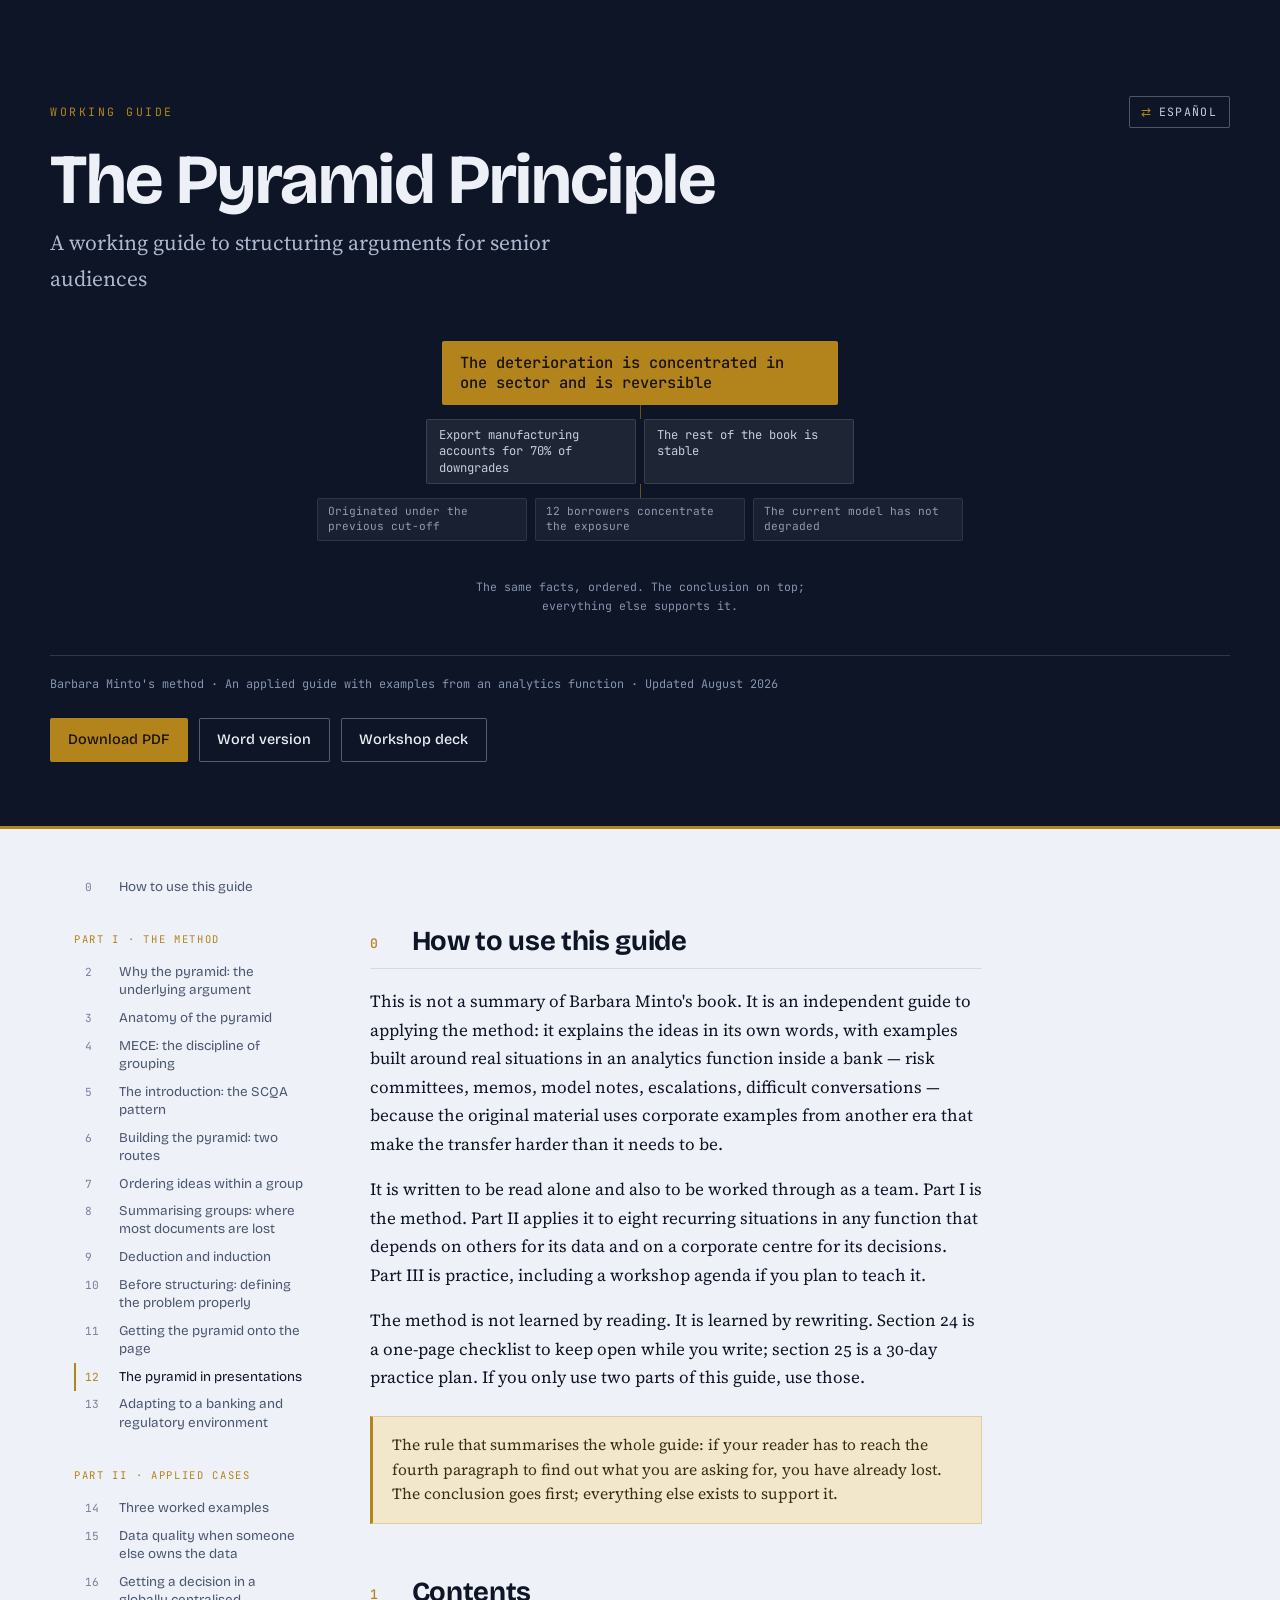
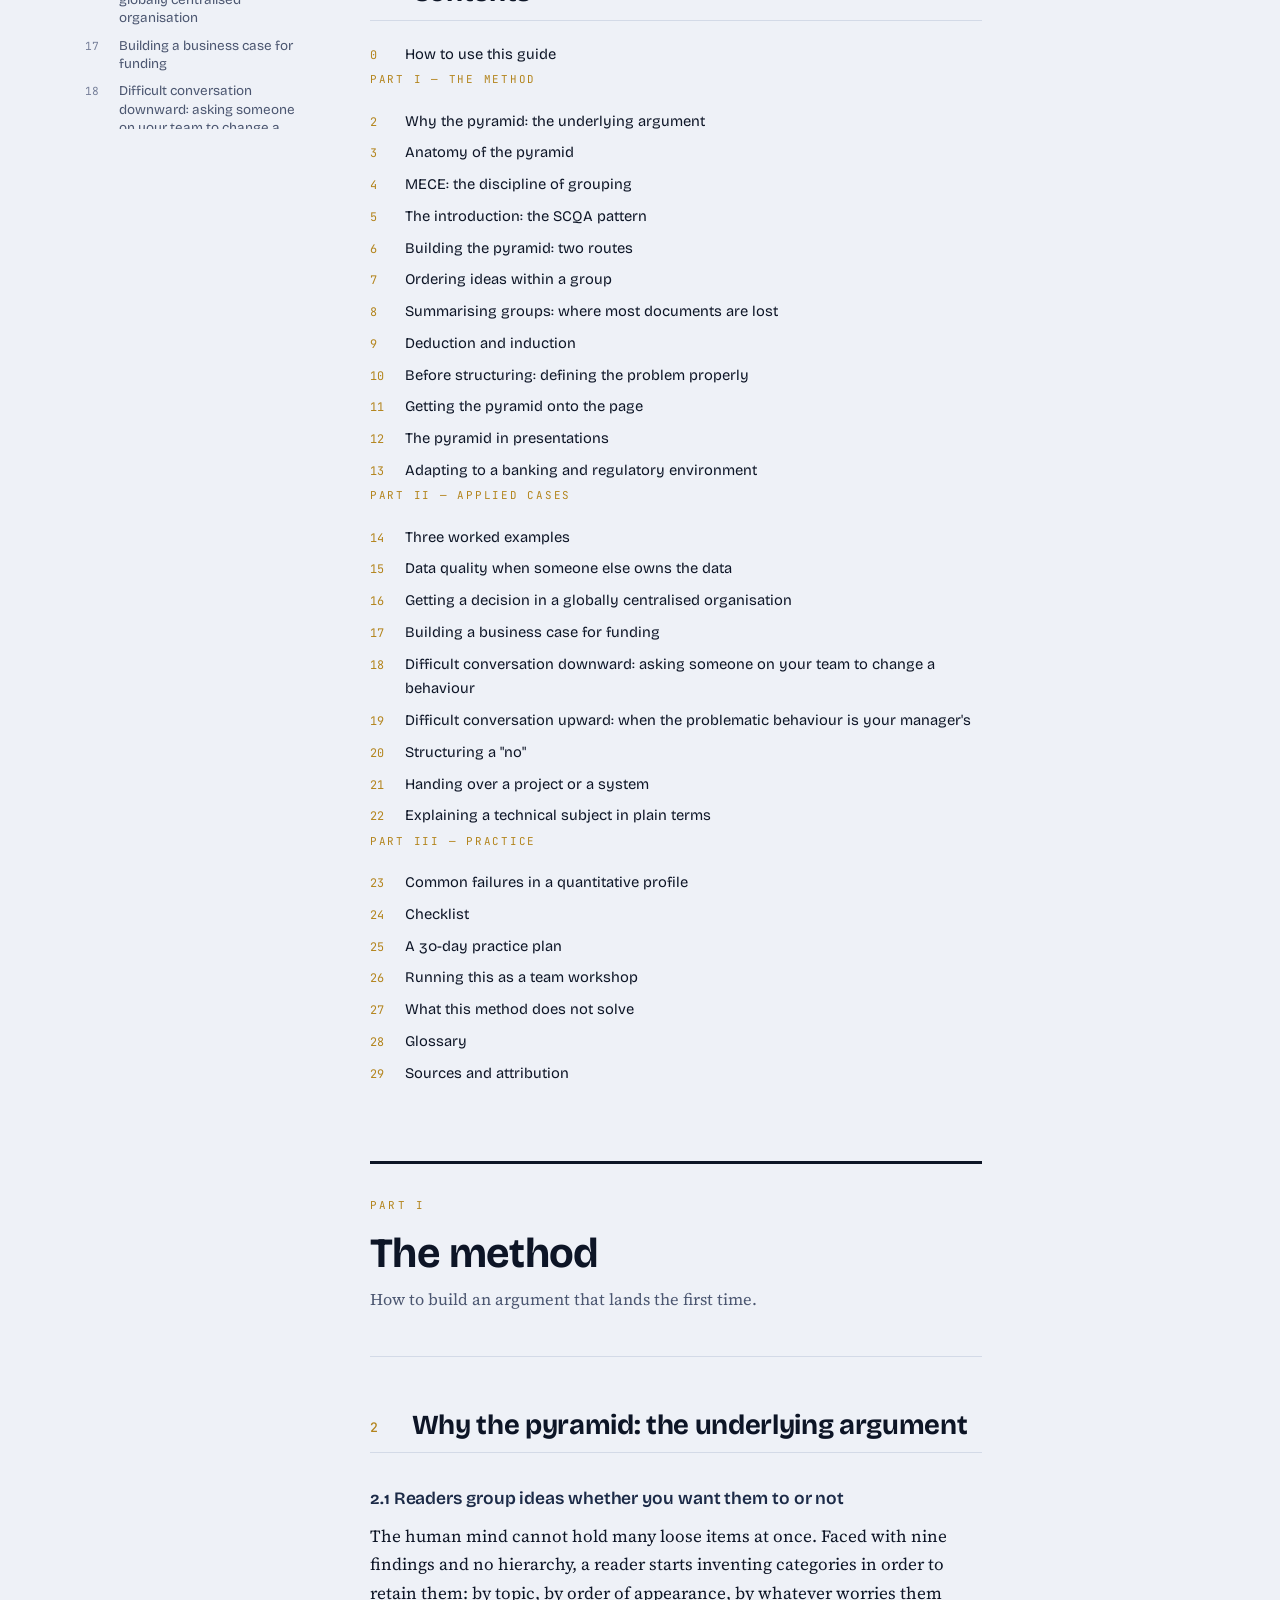
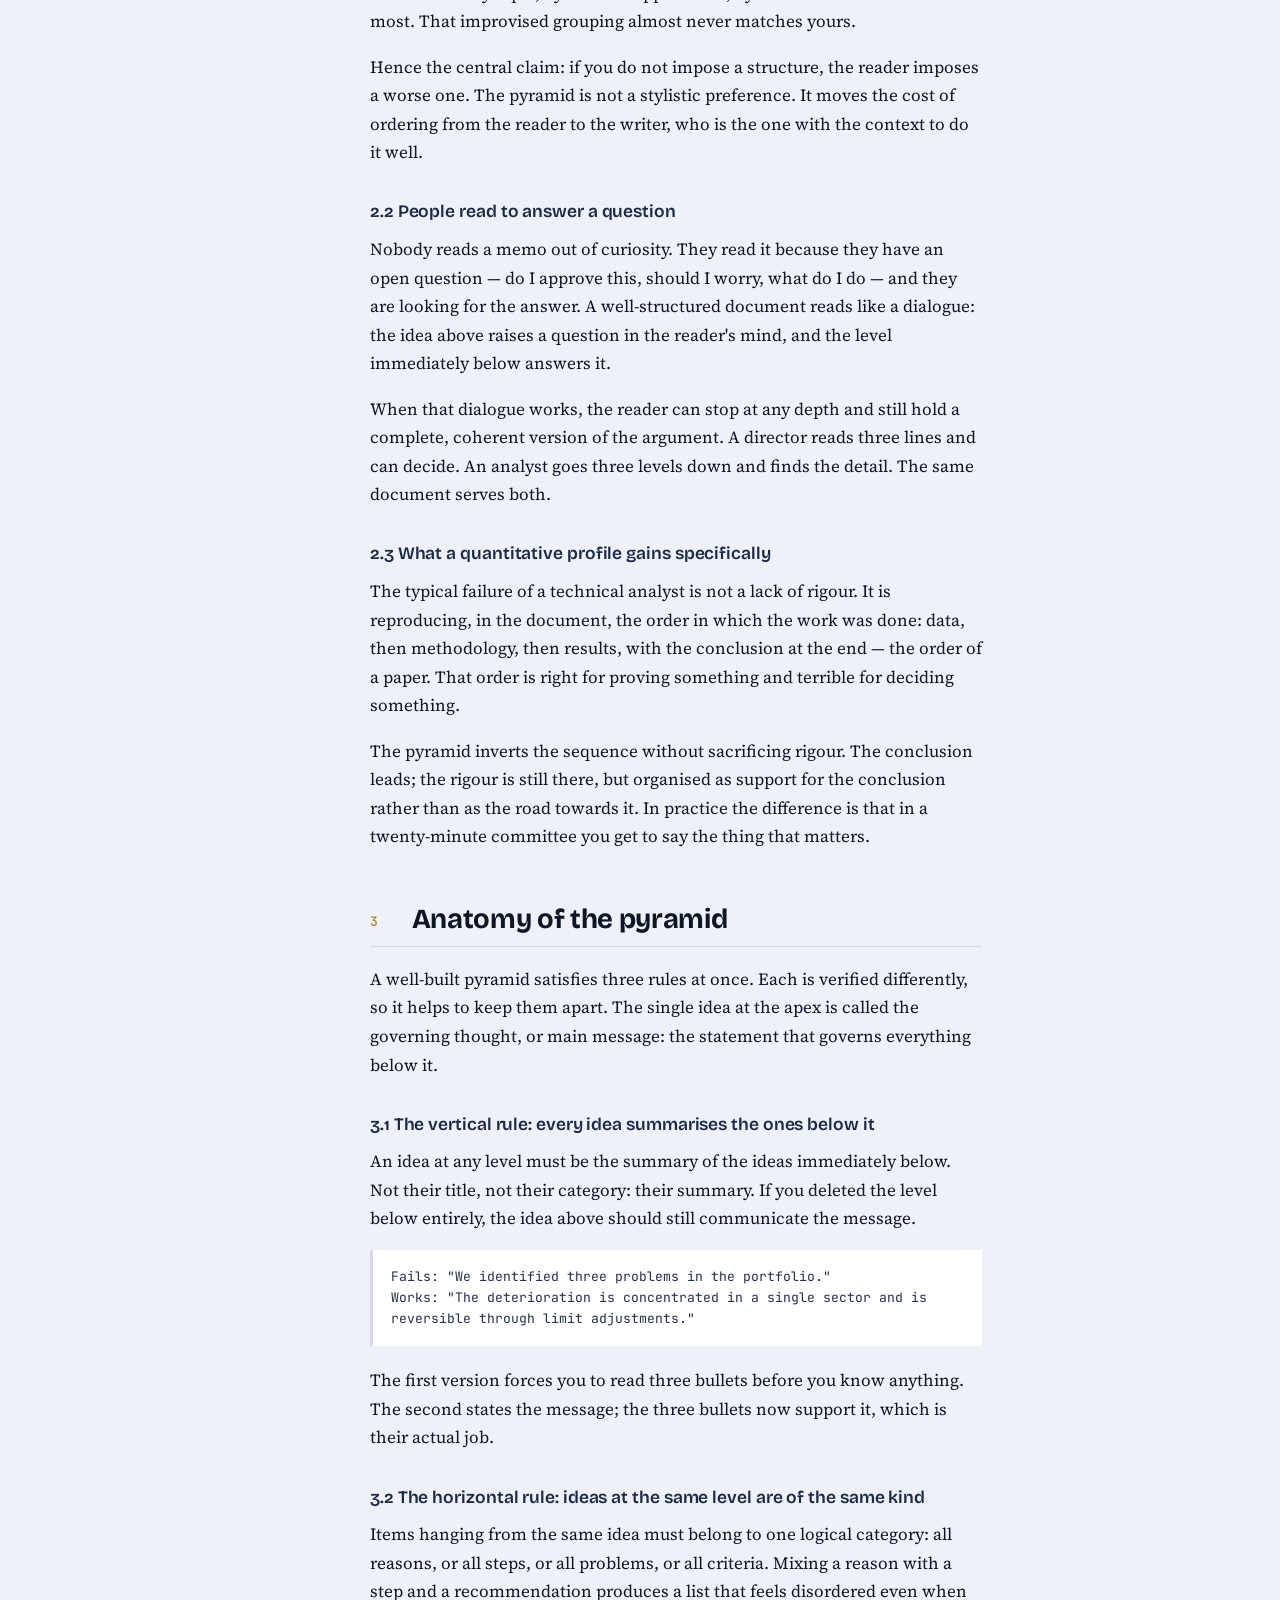
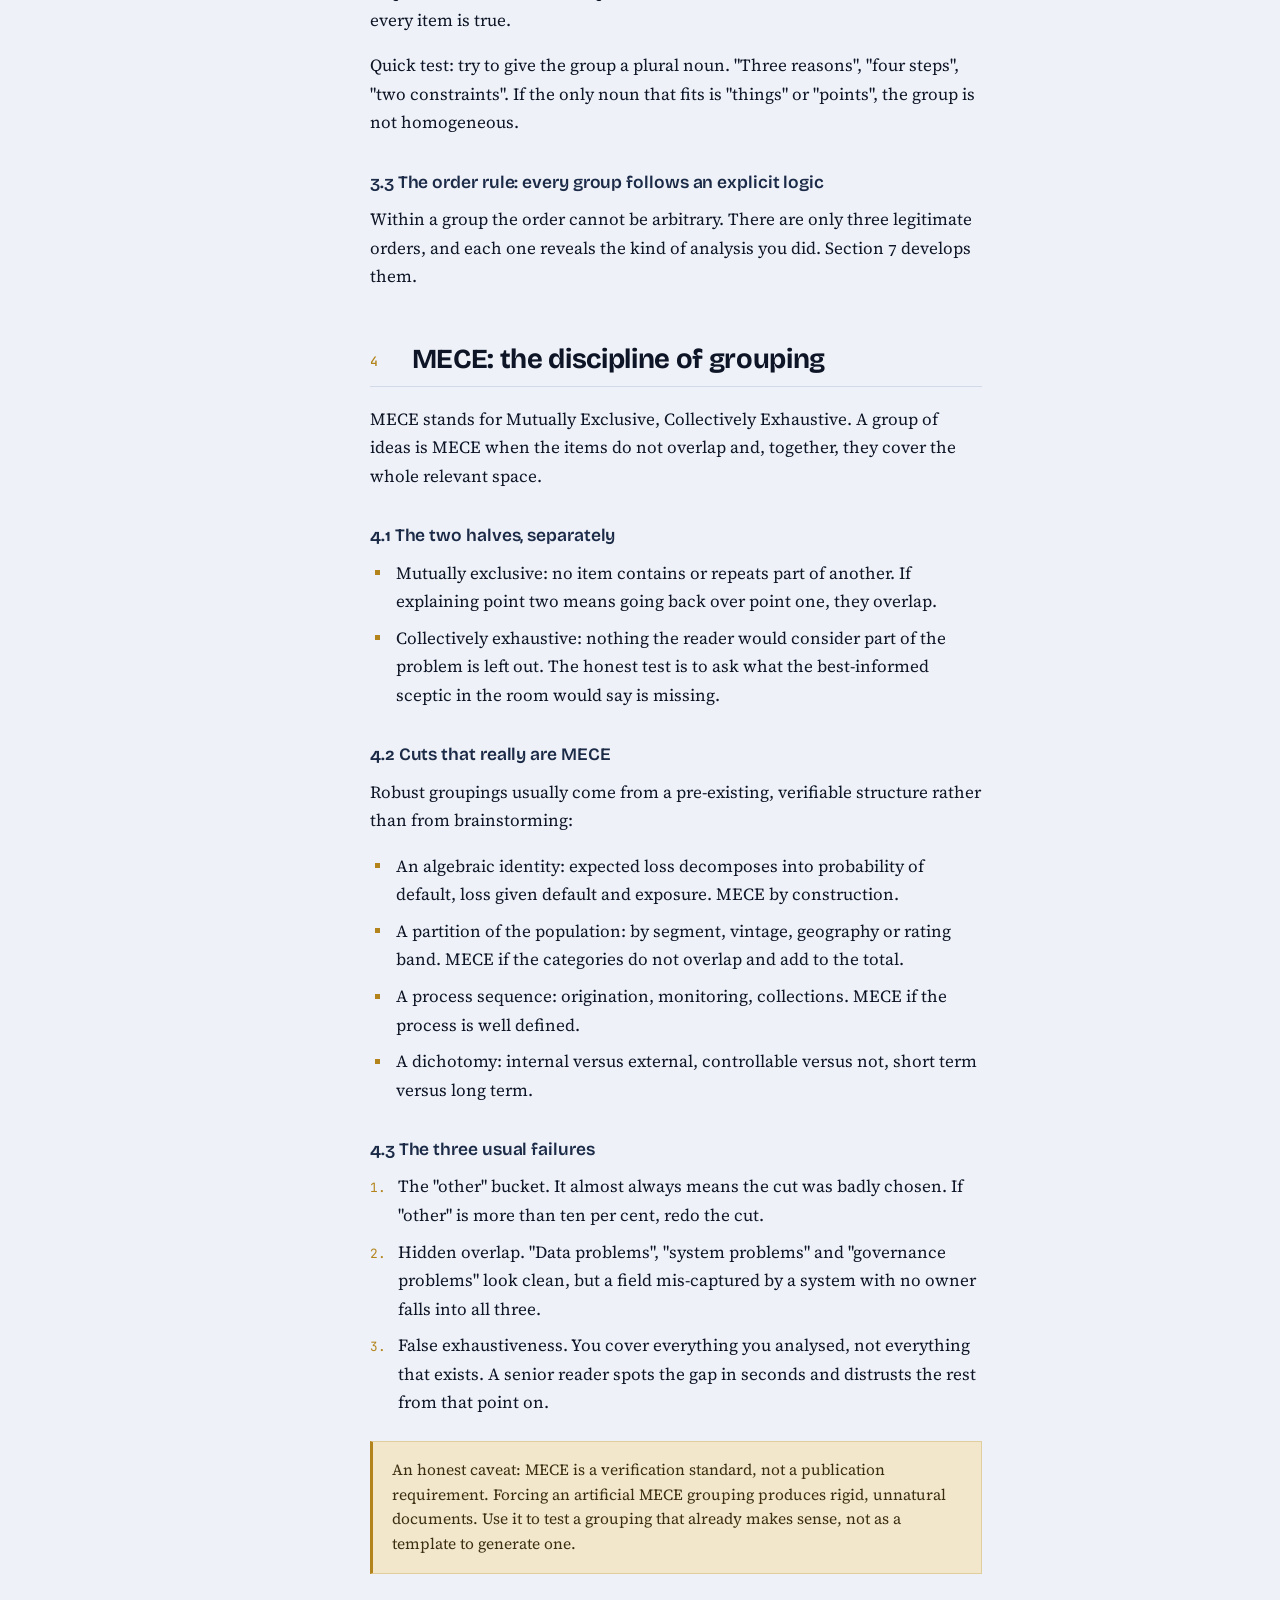
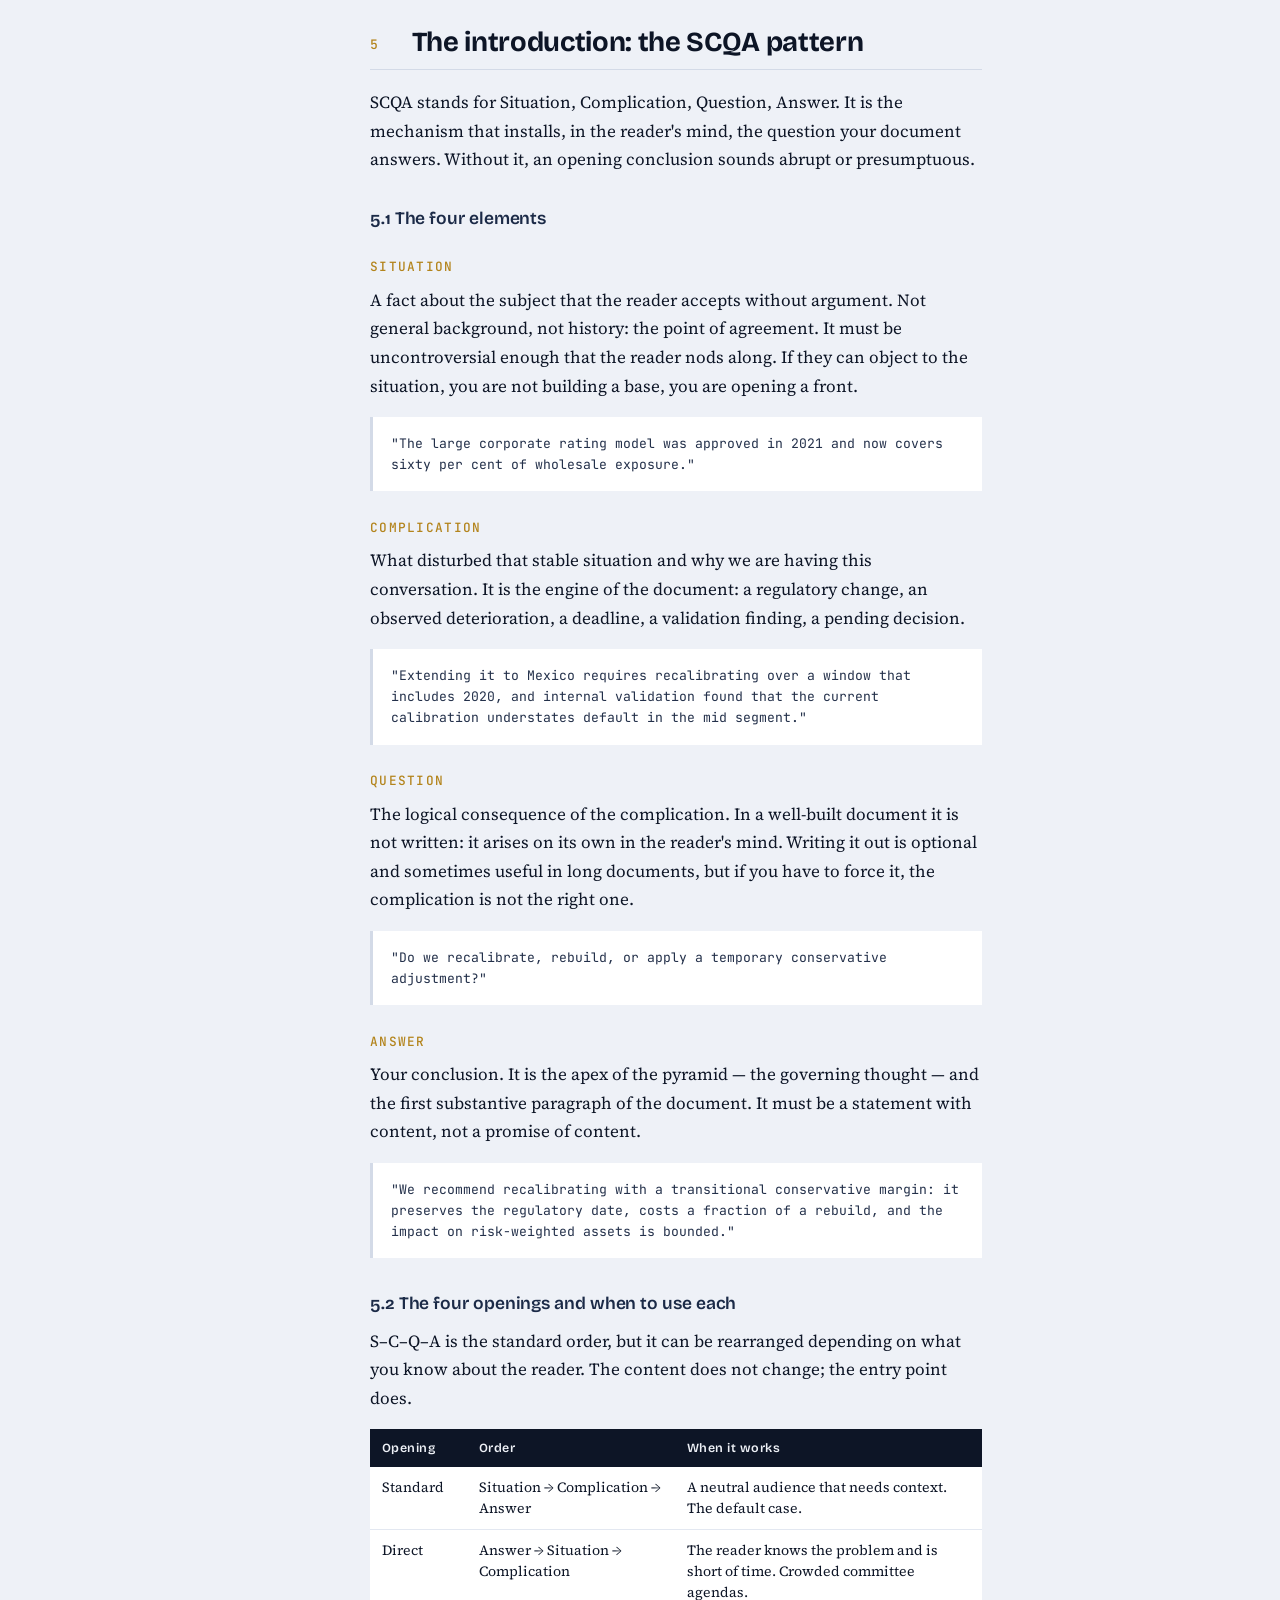
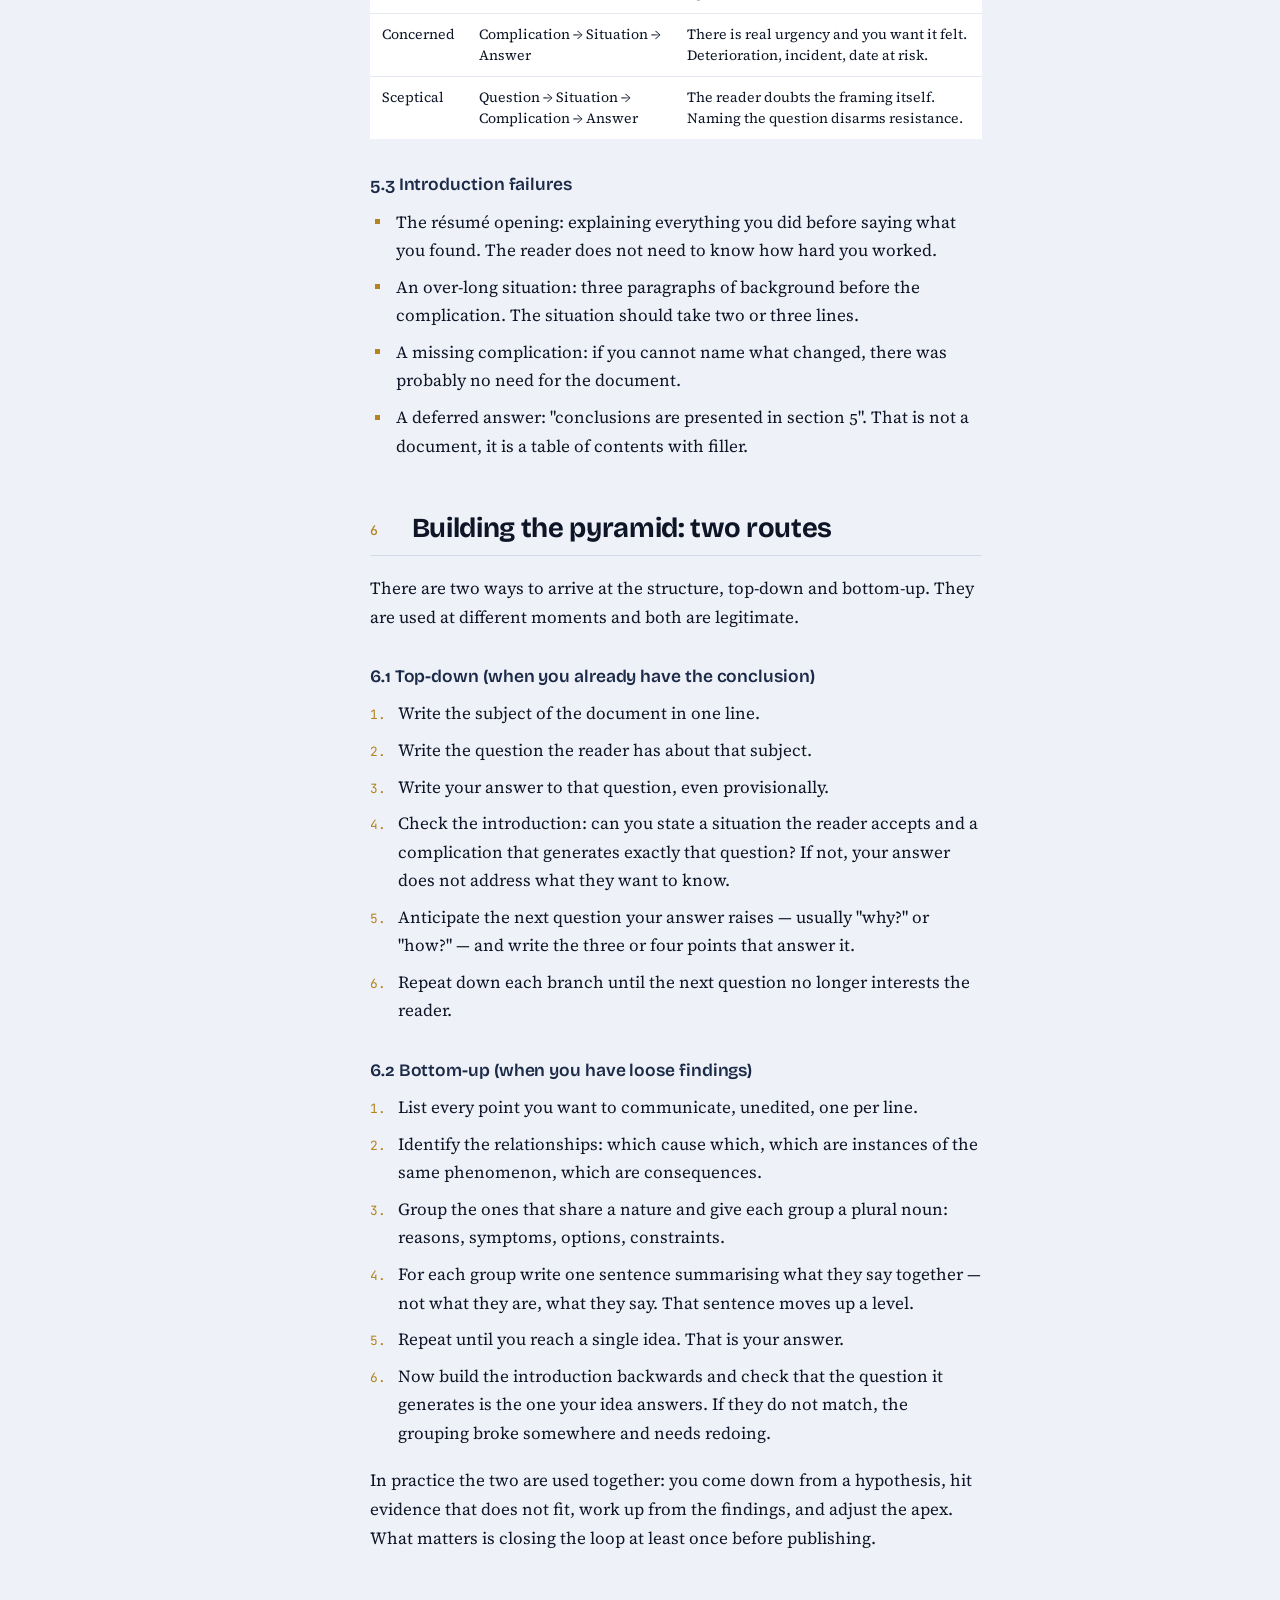
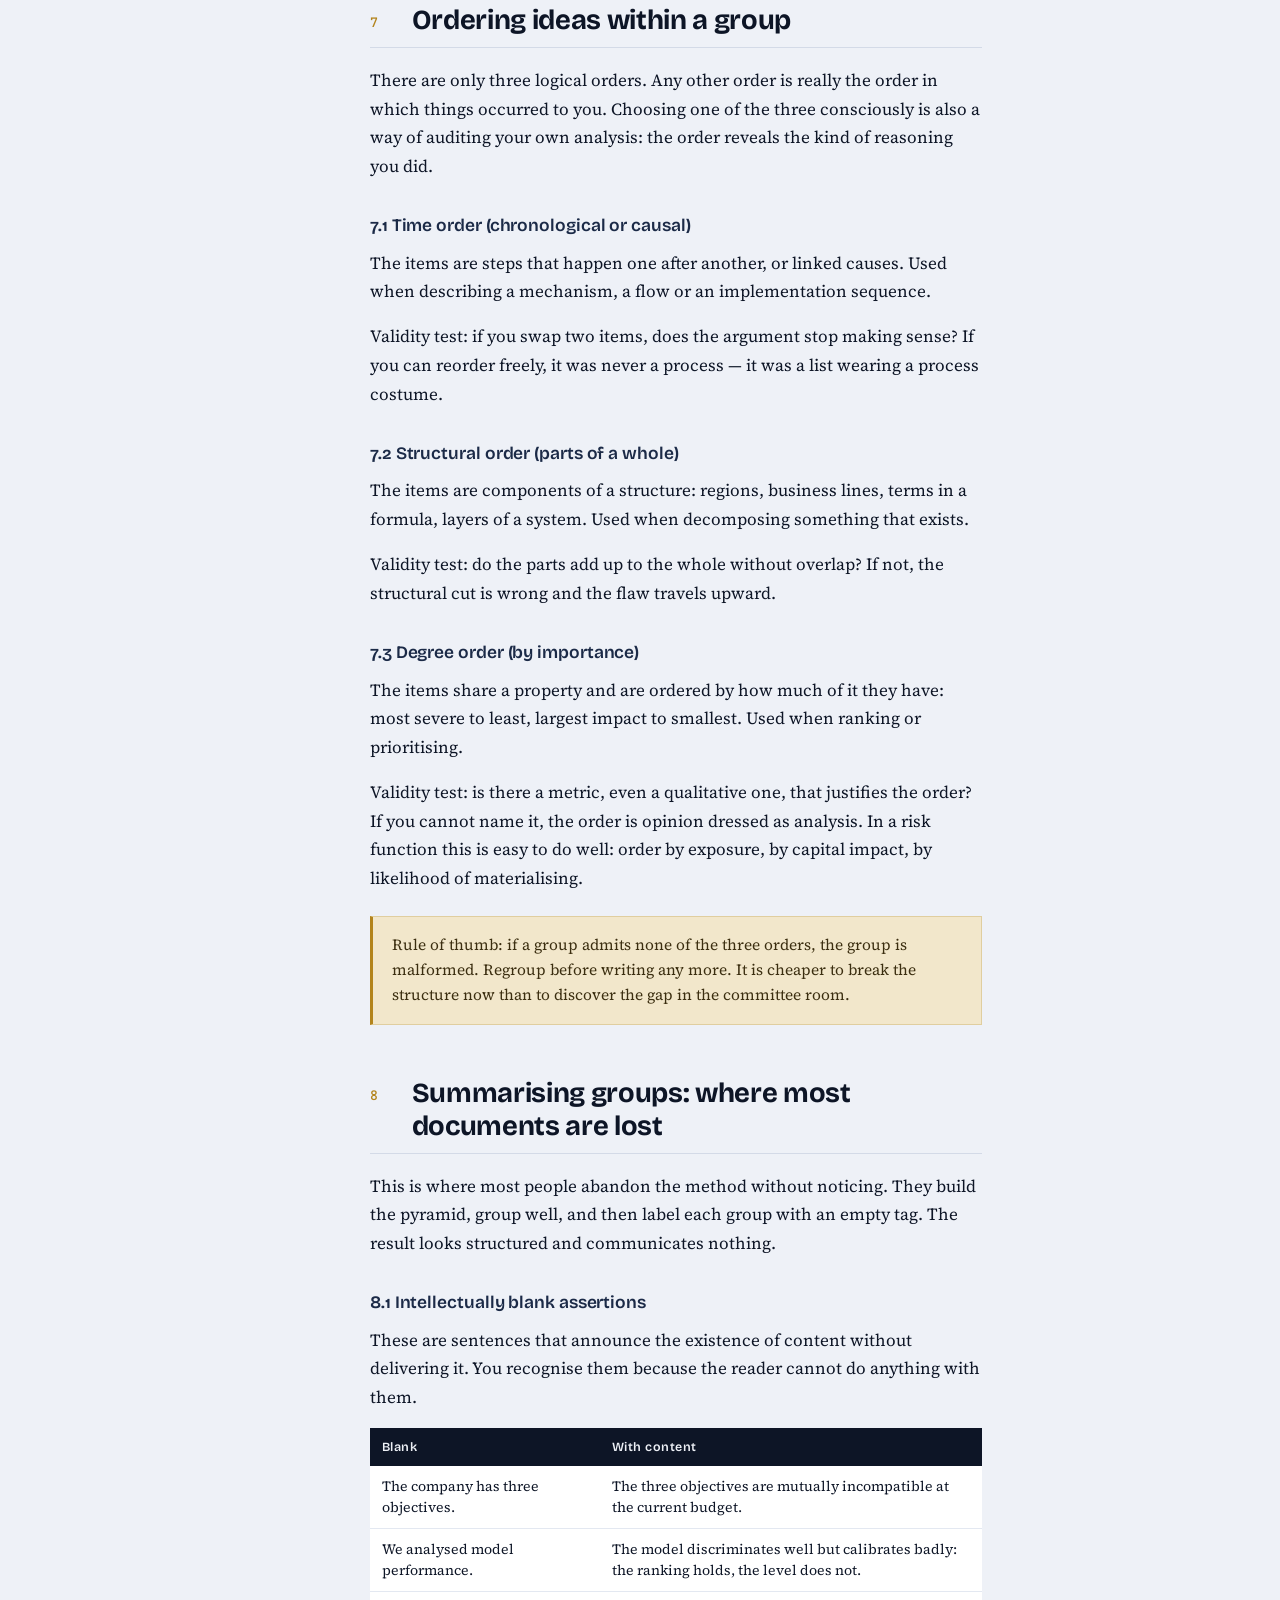
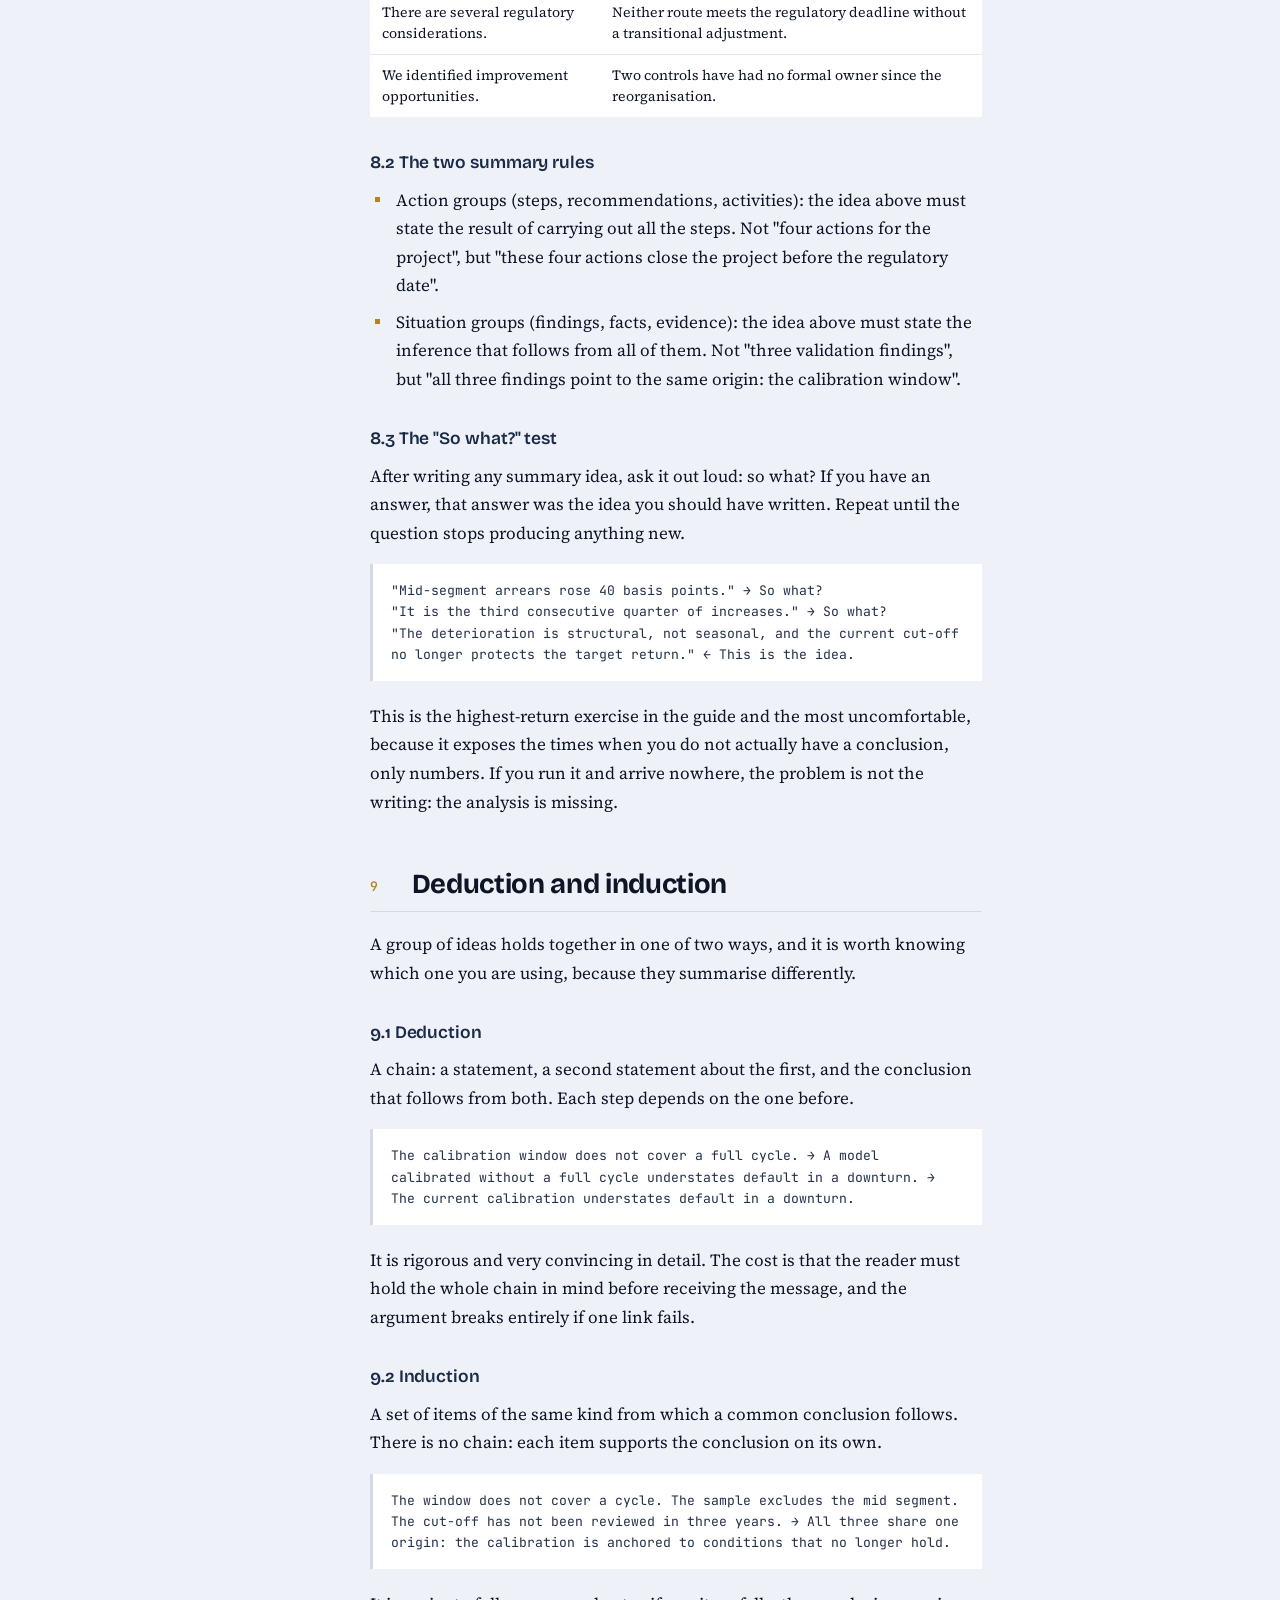
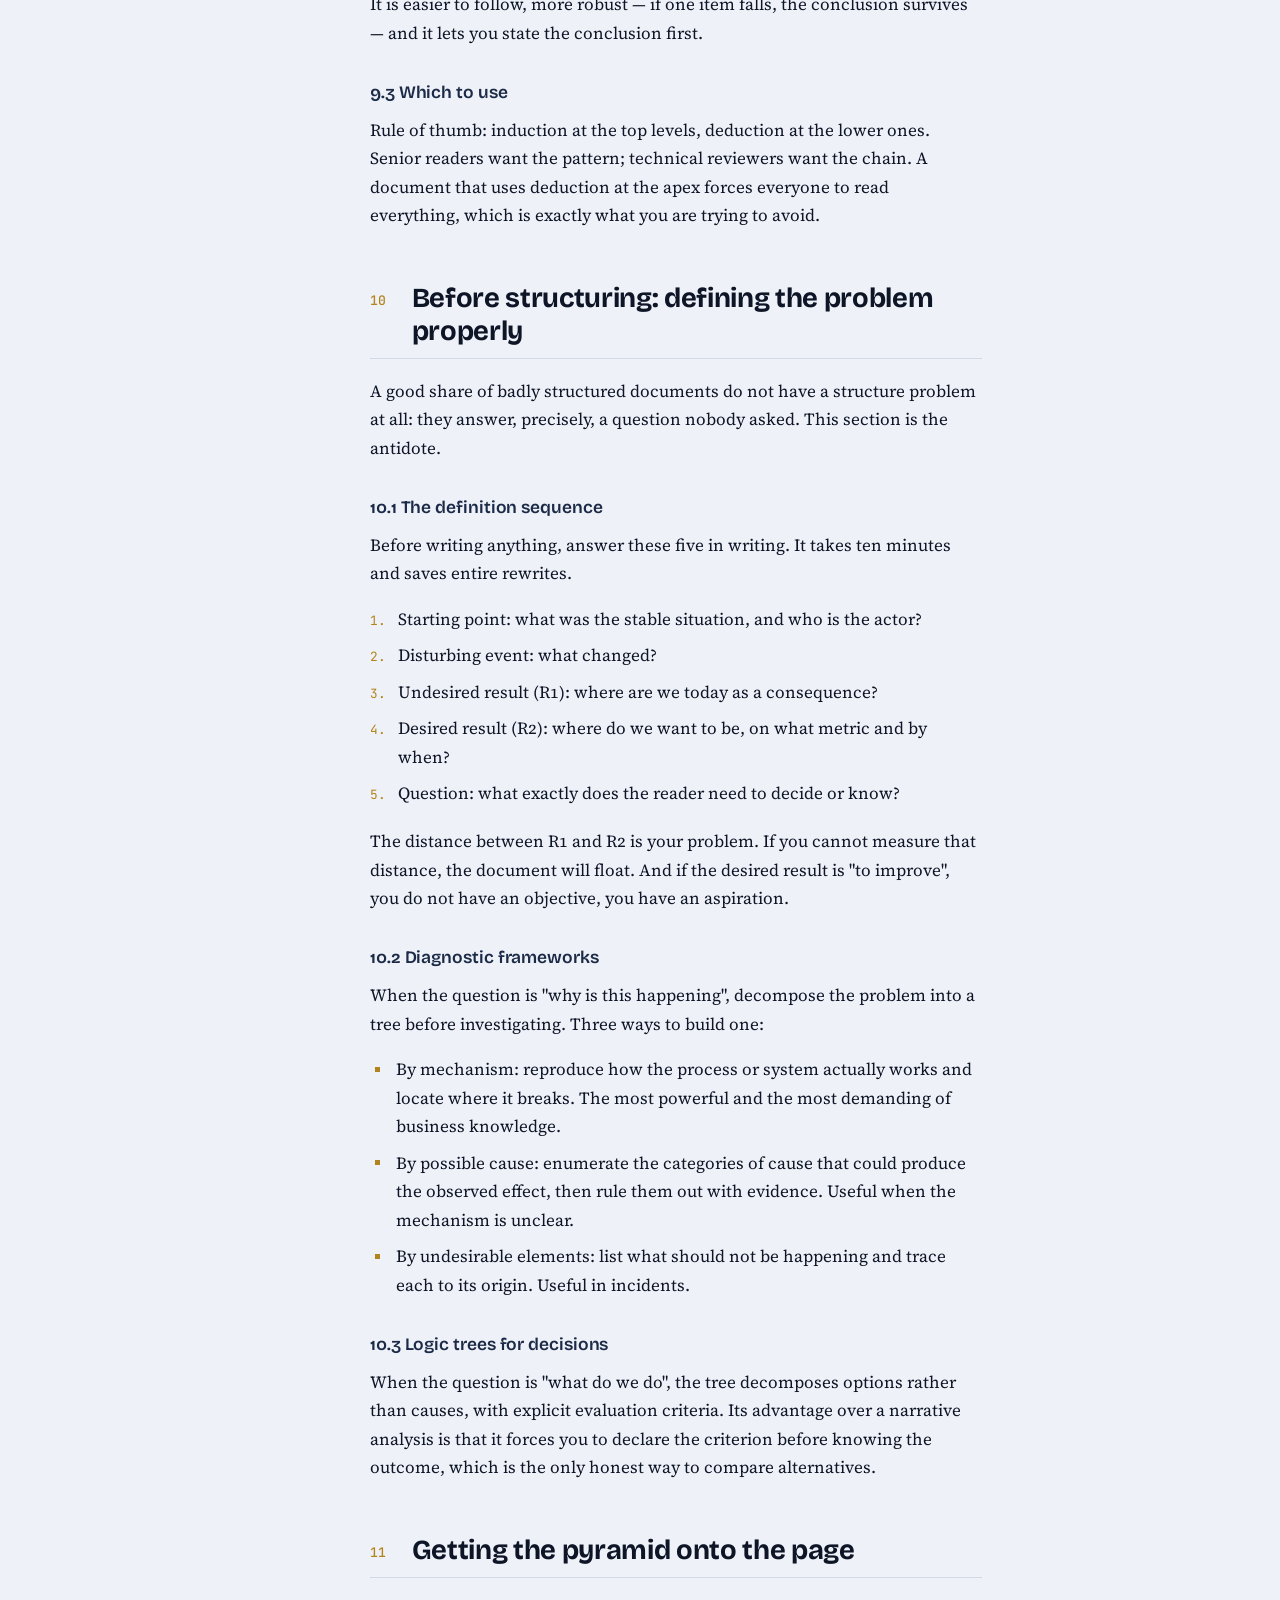
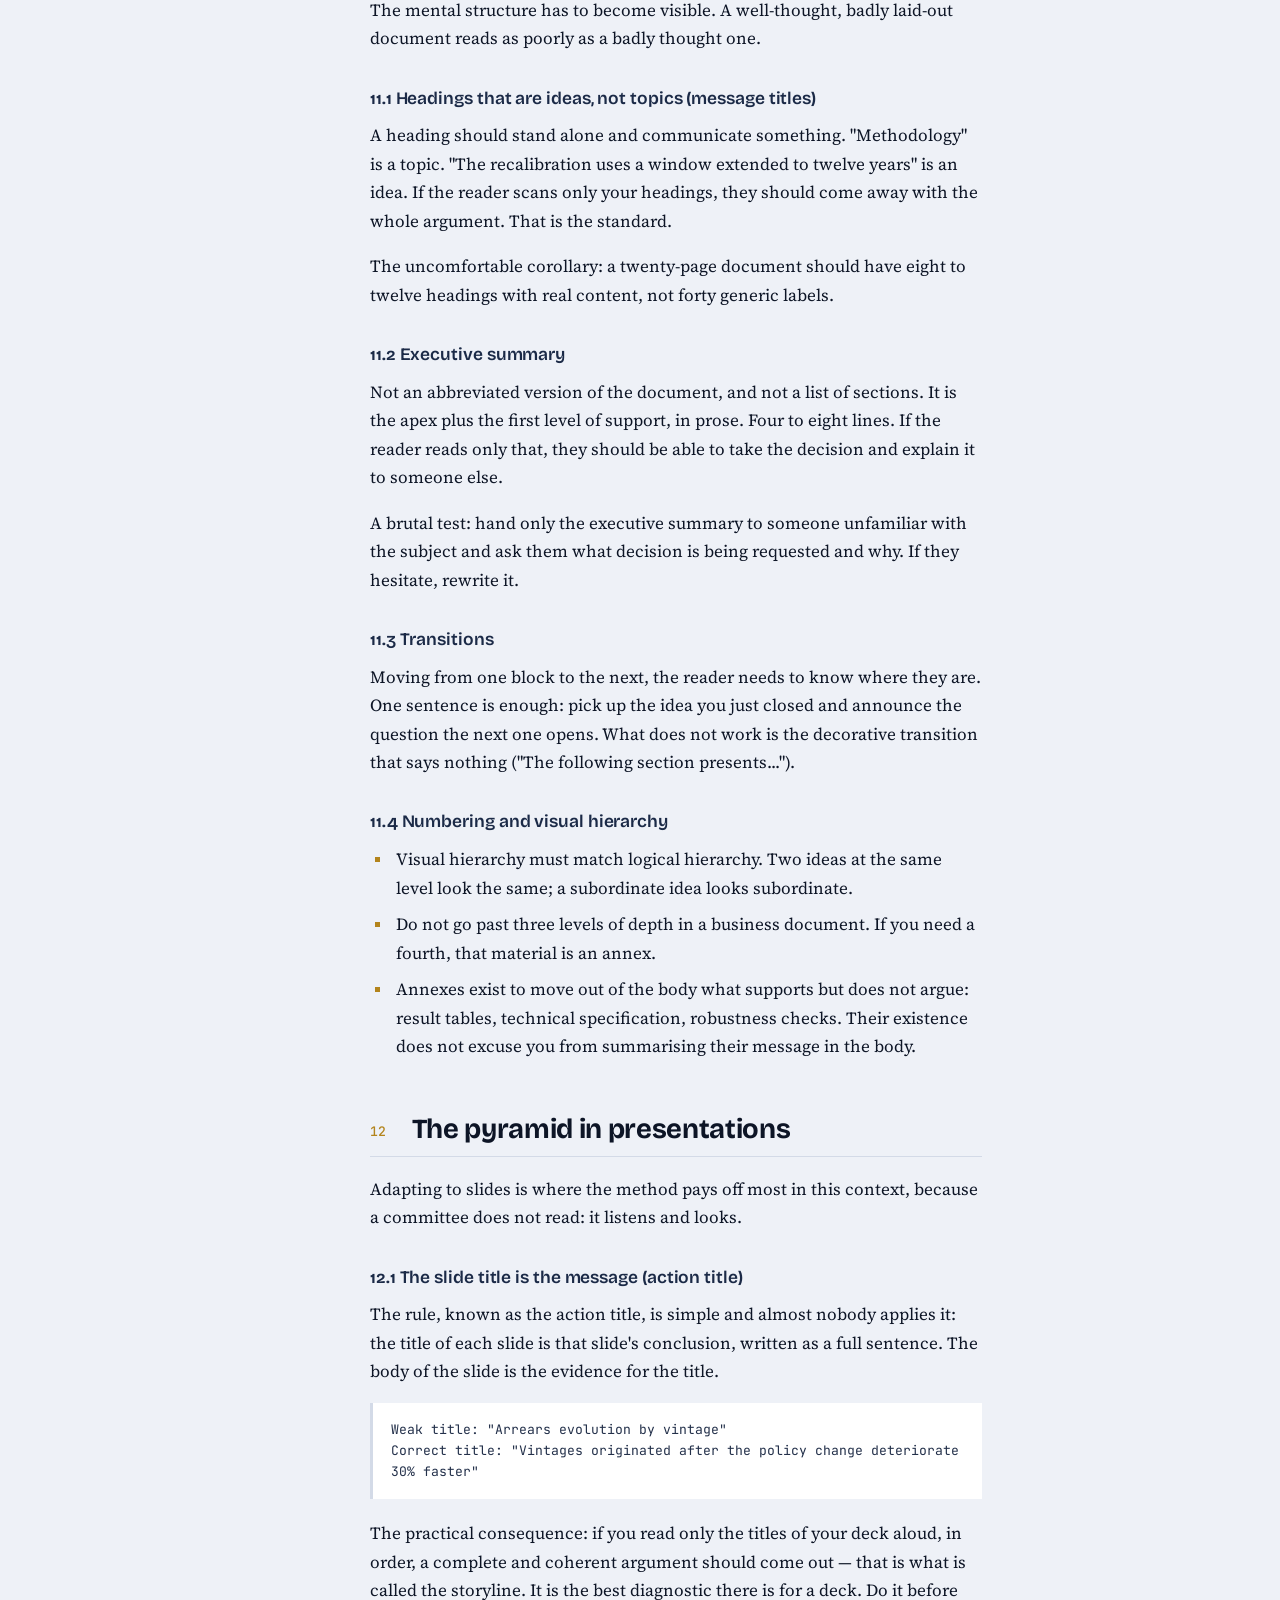
<file: en.html>
<!DOCTYPE html>
<html lang="en">
<head>
<meta charset="utf-8">
<meta name="viewport" content="width=device-width, initial-scale=1">
<title>The Pyramid Principle — Working guide</title>
<meta name="description" content="A practical guide to structuring arguments for senior audiences: conclusion first, SCQA, MECE and eight applied cases from an analytics function.">
<link rel="alternate" hreflang="es" href="index.html">
<link rel="preconnect" href="https://fonts.googleapis.com">
<link rel="preconnect" href="https://fonts.gstatic.com" crossorigin>
<link href="https://fonts.googleapis.com/css2?family=Bricolage+Grotesque:opsz,wght@12..96,500;12..96,700&family=Source+Serif+4:ital,opsz,wght@0,8..60,400;0,8..60,600;1,8..60,400&family=JetBrains+Mono:wght@400;500&display=swap" rel="stylesheet">
<link rel="stylesheet" href="assets/styles.css">
</head>
<body>
<a class="skip" href="#contenido">Skip to content</a>

<header class="hero">
  <div class="hero__inner">
    <div class="hero__top">
      <p class="hero__eyebrow">Working guide</p>
      <a class="langswitch" href="index.html" hreflang="es" title="Ver en español">Español</a>
    </div>
    <h1 class="hero__title">The Pyramid Principle</h1>
    <p class="hero__sub">A working guide to structuring arguments for senior audiences</p>

    <figure class="stack" aria-label="Five loose findings reorganised into a pyramid with the conclusion on top">
      <div class="stack__tier stack__tier--1">
        <span class="chip chip--top">The deterioration is concentrated in one sector and is reversible</span>
      </div>
      <div class="stack__tier stack__tier--2">
        <span class="chip">Export manufacturing accounts for 70% of downgrades</span><span class="chip">The rest of the book is stable</span>
      </div>
      <div class="stack__tier stack__tier--3">
        <span class="chip chip--sm">Originated under the previous cut-off</span><span class="chip chip--sm">12 borrowers concentrate the exposure</span><span class="chip chip--sm">The current model has not degraded</span>
      </div>
      <figcaption>The same facts, ordered. The conclusion on top; everything else supports it.</figcaption>
    </figure>

    <p class="hero__meta">Barbara Minto's method · An applied guide with examples from an analytics function · Updated August 2026</p>
    <p class="hero__actions">
      <a class="btn" href="Guide-Pyramid-Principle.pdf">Download PDF</a>
      <a class="btn btn--ghost" href="Guide-Pyramid-Principle.docx">Word version</a>
      <a class="btn btn--ghost" href="Workshop-Pyramid-Principle.pptx">Workshop deck</a>
    </p>
  </div>
</header>

<div class="shell">
  <button class="navtoggle" aria-expanded="false" aria-controls="nav">Contents</button>
  <nav class="nav" id="nav" aria-label="Sections"><ul class="nav__list"><li><a href="#sec-0"><span class="nav__num">0</span>How to use this guide</a></li></ul><p class="nav__part">Part I · The method</p><ul class="nav__list"><li><a href="#sec-2"><span class="nav__num">2</span>Why the pyramid: the underlying argument</a></li><li><a href="#sec-3"><span class="nav__num">3</span>Anatomy of the pyramid</a></li><li><a href="#sec-4"><span class="nav__num">4</span>MECE: the discipline of grouping</a></li><li><a href="#sec-5"><span class="nav__num">5</span>The introduction: the SCQA pattern</a></li><li><a href="#sec-6"><span class="nav__num">6</span>Building the pyramid: two routes</a></li><li><a href="#sec-7"><span class="nav__num">7</span>Ordering ideas within a group</a></li><li><a href="#sec-8"><span class="nav__num">8</span>Summarising groups: where most documents are lost</a></li><li><a href="#sec-9"><span class="nav__num">9</span>Deduction and induction</a></li><li><a href="#sec-10"><span class="nav__num">10</span>Before structuring: defining the problem properly</a></li><li><a href="#sec-11"><span class="nav__num">11</span>Getting the pyramid onto the page</a></li><li><a href="#sec-12"><span class="nav__num">12</span>The pyramid in presentations</a></li><li><a href="#sec-13"><span class="nav__num">13</span>Adapting to a banking and regulatory environment</a></li></ul><p class="nav__part">Part II · Applied cases</p><ul class="nav__list"><li><a href="#sec-14"><span class="nav__num">14</span>Three worked examples</a></li><li><a href="#sec-15"><span class="nav__num">15</span>Data quality when someone else owns the data</a></li><li><a href="#sec-16"><span class="nav__num">16</span>Getting a decision in a globally centralised organisation</a></li><li><a href="#sec-17"><span class="nav__num">17</span>Building a business case for funding</a></li><li><a href="#sec-18"><span class="nav__num">18</span>Difficult conversation downward: asking someone on your team to change a behaviour</a></li><li><a href="#sec-19"><span class="nav__num">19</span>Difficult conversation upward: when the problematic behaviour is your manager's</a></li><li><a href="#sec-20"><span class="nav__num">20</span>Structuring a "no"</a></li><li><a href="#sec-21"><span class="nav__num">21</span>Handing over a project or a system</a></li><li><a href="#sec-22"><span class="nav__num">22</span>Explaining a technical subject in plain terms</a></li></ul><p class="nav__part">Part III · Practice</p><ul class="nav__list"><li><a href="#sec-23"><span class="nav__num">23</span>Common failures in a quantitative profile</a></li><li><a href="#sec-24"><span class="nav__num">24</span>Checklist</a></li><li><a href="#sec-25"><span class="nav__num">25</span>A 30-day practice plan</a></li><li><a href="#sec-26"><span class="nav__num">26</span>Running this as a team workshop</a></li><li><a href="#sec-27"><span class="nav__num">27</span>What this method does not solve</a></li><li><a href="#sec-28"><span class="nav__num">28</span>Glossary</a></li><li><a href="#sec-29"><span class="nav__num">29</span>Sources and attribution</a></li></ul></nav>
  <main class="doc" id="contenido"><h2 class="h1" id="sec-0"><span class="h1__num">0</span><span class="h1__text">How to use this guide</span></h2><p>This is not a summary of Barbara Minto's book. It is an independent guide to applying the method: it explains the ideas in its own words, with examples built around real situations in an analytics function inside a bank — risk committees, memos, model notes, escalations, difficult conversations — because the original material uses corporate examples from another era that make the transfer harder than it needs to be.</p><p>It is written to be read alone and also to be worked through as a team. Part I is the method. Part II applies it to eight recurring situations in any function that depends on others for its data and on a corporate centre for its decisions. Part III is practice, including a workshop agenda if you plan to teach it.</p><p>The method is not learned by reading. It is learned by rewriting. Section 24 is a one-page checklist to keep open while you write; section 25 is a 30-day practice plan. If you only use two parts of this guide, use those.</p><aside class="box">The rule that summarises the whole guide: if your reader has to reach the fourth paragraph to find out what you are asking for, you have already lost. The conclusion goes first; everything else exists to support it.</aside><h2 class="h1" id="sec-1"><span class="h1__num">1</span><span class="h1__text">Contents</span></h2><nav class="toc"><a class="toc__item" href="#sec-0"><span class="toc__num">0</span>How to use this guide</a><p class="toc__part">Part I — The method</p><a class="toc__item" href="#sec-2"><span class="toc__num">2</span>Why the pyramid: the underlying argument</a><a class="toc__item" href="#sec-3"><span class="toc__num">3</span>Anatomy of the pyramid</a><a class="toc__item" href="#sec-4"><span class="toc__num">4</span>MECE: the discipline of grouping</a><a class="toc__item" href="#sec-5"><span class="toc__num">5</span>The introduction: the SCQA pattern</a><a class="toc__item" href="#sec-6"><span class="toc__num">6</span>Building the pyramid: two routes</a><a class="toc__item" href="#sec-7"><span class="toc__num">7</span>Ordering ideas within a group</a><a class="toc__item" href="#sec-8"><span class="toc__num">8</span>Summarising groups: where most documents are lost</a><a class="toc__item" href="#sec-9"><span class="toc__num">9</span>Deduction and induction</a><a class="toc__item" href="#sec-10"><span class="toc__num">10</span>Before structuring: defining the problem properly</a><a class="toc__item" href="#sec-11"><span class="toc__num">11</span>Getting the pyramid onto the page</a><a class="toc__item" href="#sec-12"><span class="toc__num">12</span>The pyramid in presentations</a><a class="toc__item" href="#sec-13"><span class="toc__num">13</span>Adapting to a banking and regulatory environment</a><p class="toc__part">Part II — Applied cases</p><a class="toc__item" href="#sec-14"><span class="toc__num">14</span>Three worked examples</a><a class="toc__item" href="#sec-15"><span class="toc__num">15</span>Data quality when someone else owns the data</a><a class="toc__item" href="#sec-16"><span class="toc__num">16</span>Getting a decision in a globally centralised organisation</a><a class="toc__item" href="#sec-17"><span class="toc__num">17</span>Building a business case for funding</a><a class="toc__item" href="#sec-18"><span class="toc__num">18</span>Difficult conversation downward: asking someone on your team to change a behaviour</a><a class="toc__item" href="#sec-19"><span class="toc__num">19</span>Difficult conversation upward: when the problematic behaviour is your manager's</a><a class="toc__item" href="#sec-20"><span class="toc__num">20</span>Structuring a "no"</a><a class="toc__item" href="#sec-21"><span class="toc__num">21</span>Handing over a project or a system</a><a class="toc__item" href="#sec-22"><span class="toc__num">22</span>Explaining a technical subject in plain terms</a><p class="toc__part">Part III — Practice</p><a class="toc__item" href="#sec-23"><span class="toc__num">23</span>Common failures in a quantitative profile</a><a class="toc__item" href="#sec-24"><span class="toc__num">24</span>Checklist</a><a class="toc__item" href="#sec-25"><span class="toc__num">25</span>A 30-day practice plan</a><a class="toc__item" href="#sec-26"><span class="toc__num">26</span>Running this as a team workshop</a><a class="toc__item" href="#sec-27"><span class="toc__num">27</span>What this method does not solve</a><a class="toc__item" href="#sec-28"><span class="toc__num">28</span>Glossary</a><a class="toc__item" href="#sec-29"><span class="toc__num">29</span>Sources and attribution</a></nav><section class="part"><p class="part__label">Part I</p><h2 class="part__title">The method</h2><p class="part__lead">How to build an argument that lands the first time.</p></section><h2 class="h1" id="sec-2"><span class="h1__num">2</span><span class="h1__text">Why the pyramid: the underlying argument</span></h2><h3 class="h2">2.1 Readers group ideas whether you want them to or not</h3><p>The human mind cannot hold many loose items at once. Faced with nine findings and no hierarchy, a reader starts inventing categories in order to retain them: by topic, by order of appearance, by whatever worries them most. That improvised grouping almost never matches yours.</p><p>Hence the central claim: if you do not impose a structure, the reader imposes a worse one. The pyramid is not a stylistic preference. It moves the cost of ordering from the reader to the writer, who is the one with the context to do it well.</p><h3 class="h2">2.2 People read to answer a question</h3><p>Nobody reads a memo out of curiosity. They read it because they have an open question — do I approve this, should I worry, what do I do — and they are looking for the answer. A well-structured document reads like a dialogue: the idea above raises a question in the reader's mind, and the level immediately below answers it.</p><p>When that dialogue works, the reader can stop at any depth and still hold a complete, coherent version of the argument. A director reads three lines and can decide. An analyst goes three levels down and finds the detail. The same document serves both.</p><h3 class="h2">2.3 What a quantitative profile gains specifically</h3><p>The typical failure of a technical analyst is not a lack of rigour. It is reproducing, in the document, the order in which the work was done: data, then methodology, then results, with the conclusion at the end — the order of a paper. That order is right for proving something and terrible for deciding something.</p><p>The pyramid inverts the sequence without sacrificing rigour. The conclusion leads; the rigour is still there, but organised as support for the conclusion rather than as the road towards it. In practice the difference is that in a twenty-minute committee you get to say the thing that matters.</p><h2 class="h1" id="sec-3"><span class="h1__num">3</span><span class="h1__text">Anatomy of the pyramid</span></h2><p>A well-built pyramid satisfies three rules at once. Each is verified differently, so it helps to keep them apart. The single idea at the apex is called the governing thought, or main message: the statement that governs everything below it.</p><h3 class="h2">3.1 The vertical rule: every idea summarises the ones below it</h3><p>An idea at any level must be the summary of the ideas immediately below. Not their title, not their category: their summary. If you deleted the level below entirely, the idea above should still communicate the message.</p><blockquote class="q"><span class="q__line">Fails: "We identified three problems in the portfolio."</span><span class="q__line">Works: "The deterioration is concentrated in a single sector and is reversible through limit adjustments."</span></blockquote><p>The first version forces you to read three bullets before you know anything. The second states the message; the three bullets now support it, which is their actual job.</p><h3 class="h2">3.2 The horizontal rule: ideas at the same level are of the same kind</h3><p>Items hanging from the same idea must belong to one logical category: all reasons, or all steps, or all problems, or all criteria. Mixing a reason with a step and a recommendation produces a list that feels disordered even when every item is true.</p><p>Quick test: try to give the group a plural noun. "Three reasons", "four steps", "two constraints". If the only noun that fits is "things" or "points", the group is not homogeneous.</p><h3 class="h2">3.3 The order rule: every group follows an explicit logic</h3><p>Within a group the order cannot be arbitrary. There are only three legitimate orders, and each one reveals the kind of analysis you did. Section 7 develops them.</p><h2 class="h1" id="sec-4"><span class="h1__num">4</span><span class="h1__text">MECE: the discipline of grouping</span></h2><p>MECE stands for Mutually Exclusive, Collectively Exhaustive. A group of ideas is MECE when the items do not overlap and, together, they cover the whole relevant space.</p><h3 class="h2">4.1 The two halves, separately</h3><ul class="list list--bullet"><li>Mutually exclusive: no item contains or repeats part of another. If explaining point two means going back over point one, they overlap.</li><li>Collectively exhaustive: nothing the reader would consider part of the problem is left out. The honest test is to ask what the best-informed sceptic in the room would say is missing.</li></ul><h3 class="h2">4.2 Cuts that really are MECE</h3><p>Robust groupings usually come from a pre-existing, verifiable structure rather than from brainstorming:</p><ul class="list list--bullet"><li>An algebraic identity: expected loss decomposes into probability of default, loss given default and exposure. MECE by construction.</li><li>A partition of the population: by segment, vintage, geography or rating band. MECE if the categories do not overlap and add to the total.</li><li>A process sequence: origination, monitoring, collections. MECE if the process is well defined.</li><li>A dichotomy: internal versus external, controllable versus not, short term versus long term.</li></ul><h3 class="h2">4.3 The three usual failures</h3><ol class="list list--num"><li>The "other" bucket. It almost always means the cut was badly chosen. If "other" is more than ten per cent, redo the cut.</li><li>Hidden overlap. "Data problems", "system problems" and "governance problems" look clean, but a field mis-captured by a system with no owner falls into all three.</li><li>False exhaustiveness. You cover everything you analysed, not everything that exists. A senior reader spots the gap in seconds and distrusts the rest from that point on.</li></ol><aside class="box">An honest caveat: MECE is a verification standard, not a publication requirement. Forcing an artificial MECE grouping produces rigid, unnatural documents. Use it to test a grouping that already makes sense, not as a template to generate one.</aside><h2 class="h1" id="sec-5"><span class="h1__num">5</span><span class="h1__text">The introduction: the SCQA pattern</span></h2><p>SCQA stands for Situation, Complication, Question, Answer. It is the mechanism that installs, in the reader's mind, the question your document answers. Without it, an opening conclusion sounds abrupt or presumptuous.</p><h3 class="h2">5.1 The four elements</h3><h4 class="h3">Situation</h4><p>A fact about the subject that the reader accepts without argument. Not general background, not history: the point of agreement. It must be uncontroversial enough that the reader nods along. If they can object to the situation, you are not building a base, you are opening a front.</p><blockquote class="q"><span class="q__line">"The large corporate rating model was approved in 2021 and now covers sixty per cent of wholesale exposure."</span></blockquote><h4 class="h3">Complication</h4><p>What disturbed that stable situation and why we are having this conversation. It is the engine of the document: a regulatory change, an observed deterioration, a deadline, a validation finding, a pending decision.</p><blockquote class="q"><span class="q__line">"Extending it to Mexico requires recalibrating over a window that includes 2020, and internal validation found that the current calibration understates default in the mid segment."</span></blockquote><h4 class="h3">Question</h4><p>The logical consequence of the complication. In a well-built document it is not written: it arises on its own in the reader's mind. Writing it out is optional and sometimes useful in long documents, but if you have to force it, the complication is not the right one.</p><blockquote class="q"><span class="q__line">"Do we recalibrate, rebuild, or apply a temporary conservative adjustment?"</span></blockquote><h4 class="h3">Answer</h4><p>Your conclusion. It is the apex of the pyramid — the governing thought — and the first substantive paragraph of the document. It must be a statement with content, not a promise of content.</p><blockquote class="q"><span class="q__line">"We recommend recalibrating with a transitional conservative margin: it preserves the regulatory date, costs a fraction of a rebuild, and the impact on risk-weighted assets is bounded."</span></blockquote><h3 class="h2">5.2 The four openings and when to use each</h3><p>S–C–Q–A is the standard order, but it can be rearranged depending on what you know about the reader. The content does not change; the entry point does.</p><div class="tblwrap"><table><thead><tr><th>Opening</th><th>Order</th><th>When it works</th></tr></thead><tbody><tr><td>Standard</td><td>Situation → Complication → Answer</td><td>A neutral audience that needs context. The default case.</td></tr><tr><td>Direct</td><td>Answer → Situation → Complication</td><td>The reader knows the problem and is short of time. Crowded committee agendas.</td></tr><tr><td>Concerned</td><td>Complication → Situation → Answer</td><td>There is real urgency and you want it felt. Deterioration, incident, date at risk.</td></tr><tr><td>Sceptical</td><td>Question → Situation → Complication → Answer</td><td>The reader doubts the framing itself. Naming the question disarms resistance.</td></tr></tbody></table></div><h3 class="h2">5.3 Introduction failures</h3><ul class="list list--bullet"><li>The résumé opening: explaining everything you did before saying what you found. The reader does not need to know how hard you worked.</li><li>An over-long situation: three paragraphs of background before the complication. The situation should take two or three lines.</li><li>A missing complication: if you cannot name what changed, there was probably no need for the document.</li><li>A deferred answer: "conclusions are presented in section 5". That is not a document, it is a table of contents with filler.</li></ul><h2 class="h1" id="sec-6"><span class="h1__num">6</span><span class="h1__text">Building the pyramid: two routes</span></h2><p>There are two ways to arrive at the structure, top-down and bottom-up. They are used at different moments and both are legitimate.</p><h3 class="h2">6.1 Top-down (when you already have the conclusion)</h3><ol class="list list--num"><li>Write the subject of the document in one line.</li><li>Write the question the reader has about that subject.</li><li>Write your answer to that question, even provisionally.</li><li>Check the introduction: can you state a situation the reader accepts and a complication that generates exactly that question? If not, your answer does not address what they want to know.</li><li>Anticipate the next question your answer raises — usually "why?" or "how?" — and write the three or four points that answer it.</li><li>Repeat down each branch until the next question no longer interests the reader.</li></ol><h3 class="h2">6.2 Bottom-up (when you have loose findings)</h3><ol class="list list--num"><li>List every point you want to communicate, unedited, one per line.</li><li>Identify the relationships: which cause which, which are instances of the same phenomenon, which are consequences.</li><li>Group the ones that share a nature and give each group a plural noun: reasons, symptoms, options, constraints.</li><li>For each group write one sentence summarising what they say together — not what they are, what they say. That sentence moves up a level.</li><li>Repeat until you reach a single idea. That is your answer.</li><li>Now build the introduction backwards and check that the question it generates is the one your idea answers. If they do not match, the grouping broke somewhere and needs redoing.</li></ol><p>In practice the two are used together: you come down from a hypothesis, hit evidence that does not fit, work up from the findings, and adjust the apex. What matters is closing the loop at least once before publishing.</p><h2 class="h1" id="sec-7"><span class="h1__num">7</span><span class="h1__text">Ordering ideas within a group</span></h2><p>There are only three logical orders. Any other order is really the order in which things occurred to you. Choosing one of the three consciously is also a way of auditing your own analysis: the order reveals the kind of reasoning you did.</p><h3 class="h2">7.1 Time order (chronological or causal)</h3><p>The items are steps that happen one after another, or linked causes. Used when describing a mechanism, a flow or an implementation sequence.</p><p>Validity test: if you swap two items, does the argument stop making sense? If you can reorder freely, it was never a process — it was a list wearing a process costume.</p><h3 class="h2">7.2 Structural order (parts of a whole)</h3><p>The items are components of a structure: regions, business lines, terms in a formula, layers of a system. Used when decomposing something that exists.</p><p>Validity test: do the parts add up to the whole without overlap? If not, the structural cut is wrong and the flaw travels upward.</p><h3 class="h2">7.3 Degree order (by importance)</h3><p>The items share a property and are ordered by how much of it they have: most severe to least, largest impact to smallest. Used when ranking or prioritising.</p><p>Validity test: is there a metric, even a qualitative one, that justifies the order? If you cannot name it, the order is opinion dressed as analysis. In a risk function this is easy to do well: order by exposure, by capital impact, by likelihood of materialising.</p><aside class="box">Rule of thumb: if a group admits none of the three orders, the group is malformed. Regroup before writing any more. It is cheaper to break the structure now than to discover the gap in the committee room.</aside><h2 class="h1" id="sec-8"><span class="h1__num">8</span><span class="h1__text">Summarising groups: where most documents are lost</span></h2><p>This is where most people abandon the method without noticing. They build the pyramid, group well, and then label each group with an empty tag. The result looks structured and communicates nothing.</p><h3 class="h2">8.1 Intellectually blank assertions</h3><p>These are sentences that announce the existence of content without delivering it. You recognise them because the reader cannot do anything with them.</p><div class="tblwrap"><table><thead><tr><th>Blank</th><th>With content</th></tr></thead><tbody><tr><td>The company has three objectives.</td><td>The three objectives are mutually incompatible at the current budget.</td></tr><tr><td>We analysed model performance.</td><td>The model discriminates well but calibrates badly: the ranking holds, the level does not.</td></tr><tr><td>There are several regulatory considerations.</td><td>Neither route meets the regulatory deadline without a transitional adjustment.</td></tr><tr><td>We identified improvement opportunities.</td><td>Two controls have had no formal owner since the reorganisation.</td></tr></tbody></table></div><h3 class="h2">8.2 The two summary rules</h3><ul class="list list--bullet"><li>Action groups (steps, recommendations, activities): the idea above must state the result of carrying out all the steps. Not "four actions for the project", but "these four actions close the project before the regulatory date".</li><li>Situation groups (findings, facts, evidence): the idea above must state the inference that follows from all of them. Not "three validation findings", but "all three findings point to the same origin: the calibration window".</li></ul><h3 class="h2">8.3 The "So what?" test</h3><p>After writing any summary idea, ask it out loud: so what? If you have an answer, that answer was the idea you should have written. Repeat until the question stops producing anything new.</p><blockquote class="q"><span class="q__line">"Mid-segment arrears rose 40 basis points." → So what?</span><span class="q__line">"It is the third consecutive quarter of increases." → So what?</span><span class="q__line">"The deterioration is structural, not seasonal, and the current cut-off no longer protects the target return." ← This is the idea.</span></blockquote><p>This is the highest-return exercise in the guide and the most uncomfortable, because it exposes the times when you do not actually have a conclusion, only numbers. If you run it and arrive nowhere, the problem is not the writing: the analysis is missing.</p><h2 class="h1" id="sec-9"><span class="h1__num">9</span><span class="h1__text">Deduction and induction</span></h2><p>A group of ideas holds together in one of two ways, and it is worth knowing which one you are using, because they summarise differently.</p><h3 class="h2">9.1 Deduction</h3><p>A chain: a statement, a second statement about the first, and the conclusion that follows from both. Each step depends on the one before.</p><blockquote class="q"><span class="q__line">The calibration window does not cover a full cycle. → A model calibrated without a full cycle understates default in a downturn. → The current calibration understates default in a downturn.</span></blockquote><p>It is rigorous and very convincing in detail. The cost is that the reader must hold the whole chain in mind before receiving the message, and the argument breaks entirely if one link fails.</p><h3 class="h2">9.2 Induction</h3><p>A set of items of the same kind from which a common conclusion follows. There is no chain: each item supports the conclusion on its own.</p><blockquote class="q"><span class="q__line">The window does not cover a cycle. The sample excludes the mid segment. The cut-off has not been reviewed in three years. → All three share one origin: the calibration is anchored to conditions that no longer hold.</span></blockquote><p>It is easier to follow, more robust — if one item falls, the conclusion survives — and it lets you state the conclusion first.</p><h3 class="h2">9.3 Which to use</h3><p>Rule of thumb: induction at the top levels, deduction at the lower ones. Senior readers want the pattern; technical reviewers want the chain. A document that uses deduction at the apex forces everyone to read everything, which is exactly what you are trying to avoid.</p><h2 class="h1" id="sec-10"><span class="h1__num">10</span><span class="h1__text">Before structuring: defining the problem properly</span></h2><p>A good share of badly structured documents do not have a structure problem at all: they answer, precisely, a question nobody asked. This section is the antidote.</p><h3 class="h2">10.1 The definition sequence</h3><p>Before writing anything, answer these five in writing. It takes ten minutes and saves entire rewrites.</p><ol class="list list--num"><li>Starting point: what was the stable situation, and who is the actor?</li><li>Disturbing event: what changed?</li><li>Undesired result (R1): where are we today as a consequence?</li><li>Desired result (R2): where do we want to be, on what metric and by when?</li><li>Question: what exactly does the reader need to decide or know?</li></ol><p>The distance between R1 and R2 is your problem. If you cannot measure that distance, the document will float. And if the desired result is "to improve", you do not have an objective, you have an aspiration.</p><h3 class="h2">10.2 Diagnostic frameworks</h3><p>When the question is "why is this happening", decompose the problem into a tree before investigating. Three ways to build one:</p><ul class="list list--bullet"><li>By mechanism: reproduce how the process or system actually works and locate where it breaks. The most powerful and the most demanding of business knowledge.</li><li>By possible cause: enumerate the categories of cause that could produce the observed effect, then rule them out with evidence. Useful when the mechanism is unclear.</li><li>By undesirable elements: list what should not be happening and trace each to its origin. Useful in incidents.</li></ul><h3 class="h2">10.3 Logic trees for decisions</h3><p>When the question is "what do we do", the tree decomposes options rather than causes, with explicit evaluation criteria. Its advantage over a narrative analysis is that it forces you to declare the criterion before knowing the outcome, which is the only honest way to compare alternatives.</p><h2 class="h1" id="sec-11"><span class="h1__num">11</span><span class="h1__text">Getting the pyramid onto the page</span></h2><p>The mental structure has to become visible. A well-thought, badly laid-out document reads as poorly as a badly thought one.</p><h3 class="h2">11.1 Headings that are ideas, not topics (message titles)</h3><p>A heading should stand alone and communicate something. "Methodology" is a topic. "The recalibration uses a window extended to twelve years" is an idea. If the reader scans only your headings, they should come away with the whole argument. That is the standard.</p><p>The uncomfortable corollary: a twenty-page document should have eight to twelve headings with real content, not forty generic labels.</p><h3 class="h2">11.2 Executive summary</h3><p>Not an abbreviated version of the document, and not a list of sections. It is the apex plus the first level of support, in prose. Four to eight lines. If the reader reads only that, they should be able to take the decision and explain it to someone else.</p><p>A brutal test: hand only the executive summary to someone unfamiliar with the subject and ask them what decision is being requested and why. If they hesitate, rewrite it.</p><h3 class="h2">11.3 Transitions</h3><p>Moving from one block to the next, the reader needs to know where they are. One sentence is enough: pick up the idea you just closed and announce the question the next one opens. What does not work is the decorative transition that says nothing ("The following section presents...").</p><h3 class="h2">11.4 Numbering and visual hierarchy</h3><ul class="list list--bullet"><li>Visual hierarchy must match logical hierarchy. Two ideas at the same level look the same; a subordinate idea looks subordinate.</li><li>Do not go past three levels of depth in a business document. If you need a fourth, that material is an annex.</li><li>Annexes exist to move out of the body what supports but does not argue: result tables, technical specification, robustness checks. Their existence does not excuse you from summarising their message in the body.</li></ul><h2 class="h1" id="sec-12"><span class="h1__num">12</span><span class="h1__text">The pyramid in presentations</span></h2><p>Adapting to slides is where the method pays off most in this context, because a committee does not read: it listens and looks.</p><h3 class="h2">12.1 The slide title is the message (action title)</h3><p>The rule, known as the action title, is simple and almost nobody applies it: the title of each slide is that slide's conclusion, written as a full sentence. The body of the slide is the evidence for the title.</p><blockquote class="q"><span class="q__line">Weak title: "Arrears evolution by vintage"</span><span class="q__line">Correct title: "Vintages originated after the policy change deteriorate 30% faster"</span></blockquote><p>The practical consequence: if you read only the titles of your deck aloud, in order, a complete and coherent argument should come out — that is what is called the storyline. It is the best diagnostic there is for a deck. Do it before every committee; it takes ninety seconds.</p><h3 class="h2">12.2 One idea per slide</h3><p>If the title needs a conjunction to be true — "and also" — it is two slides. The temptation to compress comes from wanting to look efficient; the effect is that the committee gets lost and asks questions that were already answered.</p><h3 class="h2">12.3 Charts</h3><ul class="list list--bullet"><li>The chart title states the finding, not the variable plotted.</li><li>Mark visually what you want them to see. If everything has equal visual weight, the reader chooses what to look at.</li><li>A chart that needs spoken explanation is useless in a document that will circulate without you. And in a bank, everything circulates without you.</li></ul><h2 class="h1" id="sec-13"><span class="h1__num">13</span><span class="h1__text">Adapting to a banking and regulatory environment</span></h2><p>The method was designed for consulting. Transplanting it unchanged into a supervised bank creates real friction worth anticipating.</p><h3 class="h2">13.1 When the reader is the regulator</h3><p>A supervisor does not read to decide quickly: they read to verify compliance and traceability, and they often expect a prescribed order of exposition. You cannot freely reorder there.</p><p>The solution is not to abandon the pyramid but to double the entry: a pyramid-format summary at the front, and the body in the order the supervisor expects. The summary gives you clarity; the body gives you compliance. No supervisor has ever objected to being told the conclusion first.</p><h3 class="h2">13.2 When the conclusion is unwelcome</h3><p>The most common objection to "conclusion first" is political: if the message is bad, saying it in line one feels blunt. The objection is legitimate and the answer is that the order does not change, the framing does — the conclusion still goes first, but stated together with the way out.</p><blockquote class="q"><span class="q__line">Blunt: "The model will not pass validation."</span><span class="q__line">Pyramid with framing: "The model will not pass validation in its current form; a transitional conservative adjustment preserves the regulatory date while it is recalibrated."</span></blockquote><p>Both say the same thing. The second is just as honest and leaves the reader holding a decision rather than a problem.</p><h3 class="h2">13.3 Dual reporting lines</h3><p>When the same matter goes to two bosses with different interests, the temptation is to write something neutral that offends neither. The usual result is a document that serves neither.</p><p>The pyramid helps here: the apex — the fact and the recommendation — is the same for both; what changes is the introduction, because the relevant complication differs for each. One document, two entrances. That is not double-speak: it is recognising that each reader arrives with a different question.</p><section class="part"><p class="part__label">Part II</p><h2 class="part__title">Applied cases</h2><p class="part__lead">Eight recurring situations, each with its structure and a worked example.</p></section><h2 class="h1" id="sec-14"><span class="h1__num">14</span><span class="h1__text">Three worked examples</span></h2><h3 class="h2">14.1 Portfolio deterioration memo</h3><p>Typical version, written in work order:</p><blockquote class="q q--weak"><span class="q__line">"The quarterly review of the wholesale portfolio was performed. 1,240 borrowers were reviewed with data as of June. The methodology consisted of migration rates by rating and vintage analysis. Results show variations across several segments. Conclusions and recommendations are presented in section 4."</span></blockquote><p>Pyramid version:</p><blockquote class="q q--strong"><span class="q__line">"This quarter's deterioration is concentrated in a single sector and is reversible without changing risk appetite.</span><br><span class="q__line">Export manufacturing accounts for 70% of downgrades, against a stable picture in the rest of the book. The deterioration originates in borrowers approved under the previous cut-off, not in the performance of the current model. A sector limit adjustment plus a review of the twelve largest exposures contains the effect without restricting origination elsewhere.</span><br><span class="q__line">We need approval of the sector adjustment at the 15 September committee."</span></blockquote><p>The order changed, not the content. The first version demands twenty minutes of reading to arrive at the same place; the second lets the reader decide in thirty seconds and go deeper if they want to.</p><h3 class="h2">14.2 Model redevelopment proposal</h3><p>SCQA introduction:</p><ul class="list list--bullet"><li>Situation: the current model was approved five years ago and underpins the capital requirement for the wholesale portfolio.</li><li>Complication: annual validation found understatement in the mid segment, and the regulatory calendar does not allow a full rebuild before the committed date.</li><li>Question (implicit): recalibrate, rebuild or adjust?</li><li>Answer: recalibrate with a transitional conservative margin.</li></ul><p>First level of support — three reasons, in degree order, heaviest first:</p><ol class="list list--num"><li>It is the only one of the three routes that meets the committed date.</li><li>The diagnosis points to calibration, not specification: a rebuild would attack a problem we do not have.</li><li>The impact on risk-weighted assets is bounded and quantified, and the transitional margin is withdrawn at the next full recalibration.</li></ol><p>Note that the three reasons are of the same kind, do not overlap, and together cover the three dimensions a committee evaluates: time, diagnosis and capital impact. That is MECE applied to something that already made sense.</p><h3 class="h2">14.3 A short email to a functional manager</h3><p>The method works just as well in five lines. A well-structured escalation email:</p><blockquote class="q"><span class="q__line">"I need your decision on the scope of the model extension before Friday.</span><br><span class="q__line">The data team confirmed that mid-segment information is only available from 2019. That leaves two options: extend with the short window and document the limitation, or wait for the history to be rebuilt and move the date by a quarter.</span><br><span class="q__line">My recommendation is the first: the limitation is documentable, the delay is not. If you prefer the second, I need to tell the project team this week."</span></blockquote><p>Request first, context second, explicit recommendation, and a clear consequence on each branch. No ornament.</p><h2 class="h1" id="sec-15"><span class="h1__num">15</span><span class="h1__text">Data quality when someone else owns the data</span></h2><p>This is probably the most frequent and worst-handled situation in an analytics function: you depend on information produced by someone else, the information arrives flawed, and you have no authority over whoever generates it. The typical outcome is an email listing defects that the owning team receives as an accusation, answers defensively, and nobody fixes anything.</p><h3 class="h2">15.1 Why the intuitive approach fails</h3><p>The intuitive approach puts the defect at the apex: "we found 43 inconsistencies in the collateral file". That apex turns the recipient into a defendant and you into an uninvited auditor. It also contains no request: the reader does not know what is expected of them, so the email gets filed.</p><p>The correct apex is not the defect. It is the decision or deliverable at risk, and the bounded action that unblocks it. The defect moves to the second level, where it belongs: it is evidence, not the message.</p><h3 class="h2">15.2 Recommended structure</h3><ul class="list list--bullet"><li>Situation: name the shared process in terms the other party recognises as theirs and as legitimate. "The monthly collateral file feeds the loss-given-default calculation and the September regulatory report."</li><li>Complication: the measured defect plus its dated consequence. Measured means a rate and a volume, not adjectives. "Twelve per cent of records arrive with no valuation date; at that level the calculation cannot be signed off before 15 September."</li><li>Answer: the smallest request that solves the problem, addressed to one person, with a date. Not "improve the quality of the file", but "populate the valuation date on the 340 records in the annex before 5 September".</li><li>Support: what you have already done. This is not self-promotion: it is what stops the other party feeling you are handing them your work. "We applied a temporary control that imputes the date by segment average; it works for internal monitoring, not for the regulatory calculation."</li></ul><h3 class="h2">15.3 Rules that change the outcome</h3><ol class="list list--num"><li>Always quantify. A defect with no rate and no impact is an opinion, and opinions do not move another team's priorities.</li><li>Translate the defect into their consequence, not yours. "We have to reprocess" means little to them; "the figure you sign will go out qualified" means a great deal.</li><li>One request per counterpart. An email with nine requests becomes zero requests actioned.</li><li>Prioritise visibly. If you have 43 defects, group them by origin — capture, system, definition — and say which block and which do not. Half the time, three defects explain eighty per cent of the impact.</li><li>Offer the path of least effort. If you can hand them the exact list of records to correct instead of asking them to find it, do it. Half an hour of your time costs less than two weeks of back and forth.</li><li>Leave a record without an accusatory tone. Documentation is necessary and needs no adjectives: dated facts are enough, and they age far better if the matter escalates.</li></ol><h3 class="h2">15.4 The escalation path</h3><p>Escalating is neither a punishment nor a betrayal; it is a normal mechanism when two functions hold different priorities. What makes it toxic is doing it by surprise. The clean sequence has three rungs and at every one the recipient knows what comes next:</p><ol class="list list--num"><li>Direct request with a date and a consequence. Nothing more.</li><li>A reminder with the impact updated and an explicit note that, absent a reply, the matter goes to the relevant forum. Not as a threat — as information.</li><li>Escalation with options. When you escalate, do not bring the problem: bring two routes with their costs. An escalation that only reports leaves your manager with work; one that proposes leaves them with a decision.</li></ol><h3 class="h2">15.5 Worked example</h3><p>Typical version:</p><blockquote class="q q--weak"><span class="q__line">"Good morning. Attached is the result of the quality review of the August collateral file. 43 issues of various types were detected and are detailed in the annex. It is worth mentioning that these issues have recurred in previous months. I look forward to your comments."</span></blockquote><p>Pyramid version:</p><blockquote class="q q--strong"><span class="q__line">"I need the valuation date for 340 collateral items before 5 September in order to sign off the loss-given-default calculation for the regulatory close.</span><br><span class="q__line">The August file arrived with that field empty on 12% of records. We applied a segment-level imputation that works for internal monitoring but is not admissible for the reported calculation.</span><br><span class="q__line">The annex lists the exact 340 records, sorted by exposure. The first 60 account for 70% of the impact; if time is tight, we can proceed with those.</span><br><span class="q__line">The remaining issues this month do not block the close; I will send them separately next week so they can be reviewed properly at source."</span></blockquote><aside class="box">What changed: the apex moved from the defect to the decision at risk, the request became bounded and dated, the search work is already done, a partial route is offered if time runs short, and the urgent was separated from the important. Same content, different outcome.</aside><h2 class="h1" id="sec-16"><span class="h1__num">16</span><span class="h1__text">Getting a decision in a globally centralised organisation</span></h2><p>When the decision is not taken where you are, the problem stops being technical and becomes a competition for attention. Whoever decides at the centre covers twenty countries, and your request competes with the other nineteen. The pyramid helps because in that setting you have one paragraph before you are classified.</p><h3 class="h2">16.1 Changing the apex</h3><p>The intuitive apex is "Mexico needs X". From the centre, that sentence reads as a local exception: cost for them, benefit for you. It is the category with the lowest approval rate there is.</p><p>The apex that works reframes the same request as the solution to a problem the centre already recognises as its own. This is not manipulation: it is choosing, among several true things about your request, the one that is relevant to the person deciding.</p><blockquote class="q"><span class="q__line">Local: "We need an exception to the model standard for the Mexican portfolio."</span><span class="q__line">Central: "The global standard does not cover markets with short data history; Mexico can be the pilot that closes that gap before three other countries open it."</span></blockquote><h3 class="h2">16.2 The five elements of a case to the centre</h3><ol class="list list--num"><li>Anchor in a stated priority. Cite the group objective, programme or policy your proposal aligns with. If none exists, your proposal will compete without backing.</li><li>Translate into the centre's metric. What worries you in local currency and in operations matters to them in capital, in regulatory risk, or in consistency across entities. Translate.</li><li>Ask for the smallest possible decision. Do not request the new policy: request the pilot, the bounded exception with a review date, the temporary waiver. Reversible things are far easier to approve.</li><li>Handle the precedent. Whoever decides centrally is always thinking "if I give it to one, they will all ask". Get ahead of it: define the criterion that makes your case a category rather than a favour. "Applicable to entities with less than five years of history in the segment" is a criterion; "applicable to Mexico" is a favour.</li><li>State the cost of not deciding, in their currency. The argument that moves a banking group most is local regulatory risk, because the centre does answer for it. Use it when it is true, and do not inflate it when it is not: credibility lost by exaggerating once does not come back.</li></ol><h3 class="h2">16.3 Who you are actually addressing</h3><p>Before writing, answer three questions on paper: who signs, who can veto without signing, and who is affected if this is approved. Most proposals fail because of the second group, who were not consulted and find out in the forum.</p><p>Where there is dual reporting — a functional line to the centre and an entity line locally — tending only one of them is an expensive and very common mistake. The functional line gives you technical viability; the entity line gives you political backing. You need both, and each needs to hear its own version before the forum, never during it.</p><h3 class="h2">16.4 The format that survives</h3><p>One page. Request and decision sought in the first paragraph. Three reasons. Quantified impact. The date after which the decision stops being useful. Annexes for everything else. If your proposal needs fifteen slides to be understood, it is not ready for the centre; it is ready for your team.</p><h2 class="h1" id="sec-17"><span class="h1__num">17</span><span class="h1__text">Building a business case for funding</span></h2><p>A business case is a sales document in the format of a technical one. Whoever reads it has seen dozens and has developed a detector for inflated benefits. The pyramid structure helps, but here credibility matters as much as order.</p><h3 class="h2">17.1 The apex</h3><p>The apex is the decision you are asking for and its amount. Literally: what you approve, what it costs, what you get, by when. A business case that opens with "project background" lost the reader in line one.</p><blockquote class="q"><span class="q__line">"I am requesting approval of a budget of X to automate the regulatory reconciliation process over twelve months. It frees the equivalent of two manual positions, closes the audit finding open since March, and pays back in under two years."</span></blockquote><h3 class="h2">17.2 Structure</h3><ol class="list list--num"><li>Today's cost, quantified. Not the problem in the abstract: what doing nothing costs, in hours, in losses, in open risk. This is the number that carries the whole document and the one most often skipped out of laziness.</li><li>The options considered, including doing nothing. A business case with a single option reads as a decision already taken looking for a stamp. Three options with explicit criteria read as analysis.</li><li>The recommended option and why it wins under those criteria.</li><li>Cost and benefit with visible assumptions. Every assumption behind the benefit, written and attackable. If the reader cannot see the assumptions, they assume they are inflated — and they are usually right.</li><li>What happens if it is not approved. A concrete consequence, not a dramatic one.</li><li>The request and the real deadline for the decision.</li></ol><h3 class="h2">17.3 Credibility rules</h3><ul class="list list--bullet"><li>Benefit in the decision-maker's currency. Hours saved convinces a head of operations; capital or regulatory risk reduction convinces a committee. The same project is argued differently depending on who signs, without lying in either version.</li><li>Honest ranges beat false precision. "Between 1.5 and 2.5 full-time equivalents, depending on phase two scope" is more credible and more defensible than an exact number nobody can stand behind.</li><li>Quantify the cost, not just the benefit. Include what usually gets omitted: the time of a team that is already busy, year-two maintenance, the learning curve.</li><li>Name the main risk yourself. If you do not put it on the table, someone will put it there in worse terms. Naming it with its mitigation gives you control of the framing.</li><li>Answer "why now". Almost no business case is rejected for being bad; it is rejected for being postponable. If you cannot explain why this quarter and not next, expect it to slip.</li></ul><h2 class="h1" id="sec-18"><span class="h1__num">18</span><span class="h1__text">Difficult conversation downward: asking someone on your team to change a behaviour</span></h2><p>When one person's behaviour damages the team, the cost of not having the conversation is always paid by the rest of the team, and paid in silence. Postponing it is not kindness: it is transferring the problem to the people who did not cause it.</p><h3 class="h2">18.1 Preparation: three columns before you speak</h3><ul class="list list--bullet"><li>Observable fact. What happened, when, in what context. Verifiable, specific, adjective-free: something a third party who was there would describe the same way.</li><li>Impact. What consequence it had on the work or the team. Not on your feelings: on the work. "Two people stopped bringing items to the session" is impact; "it makes me uncomfortable" is not.</li><li>Expected change. What specifically must be different and what success would look like in four weeks. If you cannot describe it, you are not ready for the conversation.</li></ul><p>If filling in the three columns reveals that you have impressions and no facts, the problem may still be real — but you need to observe first. A conversation built on perceptions turns into an argument about whether the perception is fair, and that goes nowhere.</p><h3 class="h2">18.2 Behaviour, not identity</h3><p>This distinction decides the outcome. A criticism of behaviour admits correction; a criticism of identity admits only defence, because you are telling someone who they are.</p><div class="tblwrap"><table><thead><tr><th>Identity (closes down)</th><th>Behaviour (opens up)</th></tr></thead><tbody><tr><td>You are arrogant with the team.</td><td>In the last three sessions you interrupted the analysts before they finished presenting.</td></tr><tr><td>You are not collaborative.</td><td>You closed the last two shared deliverables without telling the two people who depended on them.</td></tr><tr><td>You have a bad attitude.</td><td>When you were asked to adjust the report, you replied in the team chat that it was a waste of time.</td></tr></tbody></table></div><h3 class="h2">18.3 The script, in five beats</h3><ol class="list list--num"><li>A direct opening, no circling and no filler praise. "I want to talk about something that is affecting how the team works." Praise beforehand makes the person brace for the blow and devalues any future praise from you.</li><li>The fact. One or two, the clearest. Not the full list: a long list feels like a case file and pushes the conversation towards defence.</li><li>The impact. Concrete and in terms of the work.</li><li>Real listening. Questions and silence. This is where coaching practice meets this method: ask, and hold the pause. Information may surface that changes your reading, and if it does, it has to be genuinely incorporated, not performed.</li><li>A verifiable agreement and a follow-up. What changes, how we will notice, when we review it. Without a review date, the conversation did not happen.</li></ol><h3 class="h2">18.4 The three reactions and what to do</h3><ul class="list list--bullet"><li>They deny the fact. Return to the fact, not the judgement. If the disagreement is about what happened, that is the thing to resolve before anything else.</li><li>They fall apart. Slow down, hold the message. Withdrawing it out of discomfort is the most common mistake and guarantees having the conversation again in worse conditions. You can be firm and considerate at once.</li><li>They counter-attack with their own grievances. Acknowledge whatever is legitimate, schedule it separately with a date, and return. Merging the two topics leaves both unresolved.</li></ul><h3 class="h2">18.5 Documentation</h3><p>A short email after the conversation — what was agreed, the review date, nothing more — protects both parties and prevents a later argument about what was said. It is not a case file and needs no formal tone; it is shared memory. If the situation escalates later, that record is the difference between an orderly process and one person's word against another's.</p><h2 class="h1" id="sec-19"><span class="h1__num">19</span><span class="h1__text">Difficult conversation upward: when the problematic behaviour is your manager's</span></h2><p>This is a different case and should not be treated as the previous one with the roles reversed. Downward you request a change with authority; upward you have no such lever and the cost of error is asymmetric. That does not mean staying quiet: it means preparing better.</p><h3 class="h2">19.1 What changes from the previous case</h3><ul class="list list--bullet"><li>You do not request a behaviour change: you present an effect and make a small request. The conclusion still goes first, but the conclusion is the request, not a diagnosis of their character.</li><li>Impact is measured in results, not in mood. "When priorities change mid-week without notice, two deliverables slip" can be discussed. "The team feels demotivated" invites a challenge to your reading of the team.</li><li>You ask permission for the conversation. One sentence changes the whole tone: "Can I raise something about how we are working? It is uncomfortable but I think it is useful for you to know."</li><li>You offer a way out. A concrete proposal that makes it easy to do things differently, not just the observation. Without a proposal, the conversation is a well-drafted complaint.</li></ul><h3 class="h2">19.2 Structure</h3><blockquote class="q"><span class="q__line">"Do you have ten minutes? I want to propose an adjustment to how priority changes reach the team.</span><br><span class="q__line">Over the last three weeks, two committed deliverables slipped because the focus changed mid-week. The team covered the urgent items, but we were late to finance twice.</span><br><span class="q__line">My proposal is to agree priority changes on Mondays, and for anything arriving later to wait unless it is regulatory. If something comes in outside that window, I tell you what drops, you decide, and we are both covered.</span><br><span class="q__line">Shall we try it for a month?"</span></blockquote><p>Note what it does not contain: no adjectives about them, no generalisation, no accumulated grievances. A measured effect, a proposal and a trial period. That is hard to argue with, and if it is still refused, you have learned something valuable about the room you actually have.</p><h3 class="h2">19.3 Calibrating the risk</h3><ul class="list list--bullet"><li>Channel and timing: never in public, never in the heat of the moment, never in writing as first contact. Email closes options because it persists; a conversation leaves room for both parties to adjust.</li><li>One thing per conversation. The temptation to use the moment to raise everything accumulated is what turns a reasonable request into a grievance.</li><li>When it is not worth it: when the pattern is structural and sustained, when you have already tried this approach with no movement, or when the personal cost exceeds the expected benefit. Recognising that is not cowardice; it is calculation. What is not defensible is never trying and always complaining.</li><li>Escalating above your manager or going to human resources carries a real and often irreversible cost to the relationship. It is the right route for conduct that crosses an ethical or dignity line, and an expensive route for management-style problems. Telling which is which, before acting, is part of the job.</li></ul><h2 class="h1" id="sec-20"><span class="h1__num">20</span><span class="h1__text">Structuring a "no"</span></h2><p>Saying no badly is one of the most constant sources of overload. A no wrapped in three paragraphs of context reads as "let me see", and comes back the following week converted into a commitment.</p><h3 class="h2">20.1 The rule</h3><p>The no goes first, in the first sentence, with no preamble. Then the reason, then the alternative. That order respects the other person more than the long version: it lets them stop reading and look for another route immediately, instead of waiting for an answer that is already settled.</p><h3 class="h2">20.2 Three kinds of no, and the cost of confusing them</h3><ul class="list list--bullet"><li>Capacity no. You could do it, but something else drops. Never phrase it as "I can't": phrase it as an explicit trade. "Yes, if we push the X delivery by two weeks. Shall we?" This returns the decision to whoever has the authority to prioritise, which is where it belongs.</li><li>Scope no. It does not belong to your team, or it belongs to another that will do it better. Here it matters to name who does, because a no with no destination reads as a dodge.</li><li>Judgement no. It can be done and it should not be. This is the most uncomfortable one and the one that most defines you professionally. It requires an explicit technical reason and a willingness to hold it. It is also the only one that admits no soft alternative: if you believe something should not be done, offering a reduced version abandons your own argument.</li></ul><h3 class="h2">20.3 Structure</h3><ol class="list list--num"><li>The no, explicit, in the first line.</li><li>One reason, the real one, verifiable. Only one: three reasons read as accumulated excuses, and the other party only has to knock one down to reopen the matter.</li><li>The alternative, if there is one: another route, another owner, another date, a smaller scope.</li><li>What would make it a yes. This is what separates a collaborative no from a door slammed shut, and it often unlocks the real conversation.</li></ol><h3 class="h2">20.4 Example</h3><blockquote class="q"><span class="q__line">"We are not going to be able to include the sensitivity analysis in Thursday's version.</span><br><span class="q__line">The team is closing the regulatory exercise that same week and there is no room without putting that date at risk.</span><br><span class="q__line">Two options: we deliver it complete on the 12th, or Thursday goes out without sensitivity and the annex follows. My recommendation is the second, because the committee can decide without that analysis.</span><br><span class="q__line">If sensitivity is essential for Thursday, we would need to move the regulatory exercise, and that does need your sign-off."</span></blockquote><h2 class="h1" id="sec-21"><span class="h1__num">21</span><span class="h1__text">Handing over a project or a system</span></h2><p>Almost all handovers are documented badly for the same reason: the person leaving documents what they know, not what the other person will need. And what the other person will need is, above all, what you no longer notice because it runs automatically in your head.</p><h3 class="h2">21.1 The apex</h3><p>A handover does not end when you deliver the folder. It ends when the receiver runs a full cycle without you and it goes well. Defining it that way changes everything else: the central deliverable is not a document, it is a supported sequence with a declared cut-off date.</p><h3 class="h2">21.2 What the document must contain</h3><ol class="list list--num"><li>What it is and why it exists, in one paragraph. Who uses it and what decision depends on it.</li><li>An honest current state. What works, what is half-built, and what is broken and running on a patch. Hiding technical debt does not remove it: it only guarantees the receiver finds it at the worst moment with your name on it.</li><li>How it is operated. Routines, calendar, inputs, dependencies, who delivers what and when. With names and specific days.</li><li>Who is who. Not just contacts: what each person cares about and where there is history. This is what never gets written and what is needed most.</li><li>Tacit assumptions. The three to five "this is always done this way because..." that live only in your head. It is the most valuable section of the document and the one that takes most effort to recover.</li><li>Known risks and open decisions, with your recommendation on each.</li><li>What to do when it fails. The three or four frequent failure modes and their fix, written as executable instructions.</li></ol><h3 class="h2">21.3 The transfer sequence</h3><p>Four stages, each with at least one real cycle. None is skipped even if the receiver is experienced, because what is being transferred is not technical capability but context.</p><ol class="list list--num"><li>You do it, they watch.</li><li>They do it, you watch and do not intervene except on material error.</li><li>They do it, you are available but not present.</li><li>They do it. A declared cut-off date and a short warranty period — two or three weeks — in which you answer questions but do not execute.</li></ol><aside class="box">The cut-off date has to exist and has to be public. Without it, handovers become permanent: the receiver keeps asking, you keep solving, and six months later the system is still yours in practice and theirs on the org chart.</aside><h3 class="h2">21.4 A living document, not a monument</h3><p>An eighty-page manual does not get read. What gets used is a short operating document — five to ten pages — plus the technical files wherever they live. If you are short of time, write the tacit assumptions and the frequent failures first: they are the sections nobody else can write.</p><h2 class="h1" id="sec-22"><span class="h1__num">22</span><span class="h1__text">Explaining a technical subject in plain terms</span></h2><p>The underlying misunderstanding is believing that simplifying means removing rigour. It does not. Simplifying well is changing the level of abstraction without saying anything false, and it is harder than explaining in detail because it requires knowing which part of the detail that audience can do without.</p><h3 class="h2">22.1 The three layers</h3><ol class="list list--num"><li>What this decides. The practical consequence for the person listening. It comes first and is often all they need.</li><li>How it works, in one sentence. The mechanism at its coarsest level, with an analogy if it helps.</li><li>The detail, available but not imposed. Offer it, do not unload it. "If you like, I can show you how it is calculated" beats calculating it out loud unprompted.</li></ol><h3 class="h2">22.2 Rules</h3><ul class="list list--bullet"><li>Start with the consequence. "This change means we approve fewer clients in the mid segment" before anything about methodology.</li><li>One analogy, and say where it breaks. Every analogy is false somewhere; pointing that out yourself preserves rigour and stops someone building a wrong conclusion on it.</li><li>Replace jargon with the effect, not with a synonym. Instead of explaining what calibration is, say: "the model ranks clients from best to worst correctly, but the absolute level of risk it assigns is too low".</li><li>Anchor numbers to something familiar. "Four in every thousand loans" communicates more than "0.4%", and "the equivalent of two team-weeks" more than "80 hours".</li><li>Never say "it's complicated". It reads as condescension and as an excuse. If it genuinely does not fit the time available, say which part does.</li><li>No defensive detail. A lot of long technical explanation is not aimed at being understood; it is aimed at demonstrating that you know. It shows, and it costs credibility rather than building it.</li></ul><h3 class="h2">22.3 Example</h3><p>Technical version, aimed at the wrong audience:</p><blockquote class="q q--weak"><span class="q__line">"The recalibration adjusts the intercept of the link function to align the long-run average probability of default with the observed through-the-cycle rate, without modifying the coefficients or the discriminatory power of the model."</span></blockquote><p>Same truth, for a business head:</p><blockquote class="q q--strong"><span class="q__line">"The model still ranks clients just as well: the ones it flags as good are good. What was wrong is the level — it said 2% default where reality has been 3%. We are raising it to 3%.</span><br><span class="q__line">For you that means some clients who pass the cut-off today will stop passing it, mainly in the mid segment. I have the estimate of how many.</span><br><span class="q__line">What does not change is the ranking, so relative commercial decisions — who gets a larger limit — stay the same."</span></blockquote><h3 class="h2">22.4 The test</h3><p>Ask the person to explain it back to you, casually: "how would you tell your team?" What comes back is exactly what they understood. It is uncomfortable the first time and it is the only reliable diagnostic there is; everything else — nodding, not asking — is noise.</p><section class="part"><p class="part__label">Part III</p><h2 class="part__title">Practice</h2><p class="part__lead">How to install the habit, in yourself and in a team.</p></section><h2 class="h1" id="sec-23"><span class="h1__num">23</span><span class="h1__text">Common failures in a quantitative profile</span></h2><ol class="list list--num"><li>Reproducing the order of the analysis instead of the order of the decision.</li><li>Confusing precision with relevance: putting the confidence interval in the executive summary and leaving out the recommendation.</li><li>Topic headings instead of message headings.</li><li>Lists of findings with no summary idea: the structure exists but communicates nothing.</li><li>Long deductive chains at the top level, forcing the reader through everything before understanding anything.</li><li>Grouping by data convenience — whatever came out of the same query — instead of by the logic of the argument.</li><li>Annexes carrying the conclusion: the key message hidden in table 7 of appendix B.</li><li>Avoiding the conclusion out of political caution, and delivering a document that says nothing verifiable.</li><li>Assuming the reader knows the jargon. Every acronym is spelled out the first time, including the obvious ones in your own function.</li><li>Fixing the prose when the problem is the thinking. If "so what?" produces no answer, no rewrite will fix it.</li></ol><h2 class="h1" id="sec-24"><span class="h1__num">24</span><span class="h1__text">Checklist</span></h2><p>Use it before sending any document or deck. Ten questions, five minutes.</p><ol class="list list--num"><li>Is the first substantive sentence my conclusion, rather than an announcement that one is coming?</li><li>Can I state the situation and the complication in two lines each?</li><li>Is the question my introduction generates the one my document answers?</li><li>Does every group have between two and five items of the same kind?</li><li>Does every summary idea survive the "so what?" test?</li><li>Does every group follow a time, structural or degree order, and can I name which?</li><li>Are the groups mutually exclusive, and what would the best-informed sceptic say is missing?</li><li>Reading only the headings, does the full argument come through?</li><li>Is the executive summary enough to decide without reading the rest?</li><li>Is every acronym spelled out the first time it appears?</li></ol><h2 class="h1" id="sec-25"><span class="h1__num">25</span><span class="h1__text">A 30-day practice plan</span></h2><p>Pyramid structure is not installed by reading. These four weeks are designed around material you have to produce anyway, with no meaningful extra time.</p><div class="tblwrap"><table><thead><tr><th>Week</th><th>Exercise</th><th>Time</th></tr></thead><tbody><tr><td>1</td><td>Take three documents you have already sent. For each, write the SCQA introduction it should have had and the conclusion in one sentence. Do not rewrite them in full.</td><td>20 min each</td></tr><tr><td>2</td><td>Every email longer than five lines: request or conclusion in the first line, no exceptions. Before sending, apply "so what?" to that first line.</td><td>0 extra min</td></tr><tr><td>3</td><td>Take your last presentation. Rewrite every title as a full sentence with a conclusion. Read them aloud in order and find where the argument breaks.</td><td>1 hour</td></tr><tr><td>4</td><td>Write a new document entirely with the method, top-down. Before sending it, give a colleague only the executive summary and ask what decision is being requested.</td><td>2 hours</td></tr></tbody></table></div><p>From the second month, the only habit to sustain is the "so what?" test applied to every heading and every slide title. Everything else becomes automatic.</p><h2 class="h1" id="sec-26"><span class="h1__num">26</span><span class="h1__text">Running this as a team workshop</span></h2><p>Handing out the document does not teach the method. What works is a short session in which each person rewrites something of their own and gets criticism on it. This ninety-minute agenda is built on one principle: eighty per cent of the time is them writing, not you talking.</p><h3 class="h2">26.1 Before the session</h3><ul class="list list--bullet"><li>Ask each participant to bring a document of their own that has already been sent: a memo, a long email, a summary slide. Theirs, real, not an invented example. Without that, the session does not work.</li><li>Send the guide in advance but do not assume anyone read it. Design the session to work without prior reading.</li><li>Eight people maximum. Beyond that, nobody gets individual criticism and the exercise dilutes.</li></ul><h3 class="h2">26.2 Agenda</h3><div class="tblwrap"><table><thead><tr><th>Block</th><th>Content</th><th>Minutes</th></tr></thead><tbody><tr><td>Opening</td><td>A real, anonymised example of a badly structured document, and the question to the group: what is being asked here? Let them struggle. That bewilderment is the argument for the whole workshop.</td><td>10</td></tr><tr><td>Method</td><td>Only three things: conclusion first, SCQA, and the "so what?" test. Do not teach MECE or deduction and induction in the first session.</td><td>20</td></tr><tr><td>Exercise 1</td><td>Each person writes the conclusion of their document in one sentence, and applies "so what?" until it produces nothing new.</td><td>15</td></tr><tr><td>Criticism</td><td>Three volunteers read their sentence. The group asks "so what?" out loud. It is uncomfortable and it is where the learning happens.</td><td>20</td></tr><tr><td>Exercise 2</td><td>Each person rewrites the introduction of their document using SCQA, in four lines.</td><td>15</td></tr><tr><td>Close</td><td>The concrete commitment: for the next month, every email longer than five lines carries the request in the first line. Nothing else.</td><td>10</td></tr></tbody></table></div><h3 class="h2">26.3 Rules for the criticism</h3><ol class="list list--num"><li>The document is criticised, never the person. It is the same behaviour-versus-identity distinction from section 18, applied to a text.</li><li>Whoever criticises proposes a concrete alternative. "It is not clear" is not useful criticism; "I would put this sentence first" is.</li><li>The author does not defend during the criticism. Take notes and decide later. Defending in the moment turns the exercise into a debate and consumes everyone's time.</li><li>You go first, with a document of your own. If whoever runs the workshop does not face the same scrutiny, nobody else really will.</li></ol><h3 class="h2">26.4 What to expect</h3><p>The first session usually reveals something more uncomfortable than a writing problem: that several documents have no conclusion because none was ever reached. That is not a failure of the workshop, it is its most valuable outcome. Say so out loud at the start so it is not experienced as exposure.</p><p>The habit does not install itself in one session. What sustains the change is what you do afterwards: if you consistently return documents with the same question — what is the conclusion, and does it come first? — in two months the team writes differently. If you do not, the workshop was a pleasant afternoon with no effect.</p><h2 class="h1" id="sec-27"><span class="h1__num">27</span><span class="h1__text">What this method does not solve</span></h2><p>It is worth being explicit about the limits, because the method is sometimes sold as a master key to communication and it is not.</p><ul class="list list--bullet"><li>It does not improve spoken presence. Structuring an argument and holding it under interruption, pressure or hostile questions are different skills. Those are trained by repetition in front of an audience with feedback, not by writing.</li><li>It does not substitute for analysis. If "so what?" produces no answer, what is missing is analytical work, not structure.</li><li>It does not fix organisational politics. An impeccable document addressed to the wrong person is still a useless document.</li><li>It does not generate business intuition. It helps you express the judgement you already have; it does not create it.</li></ul><p>With those four caveats in mind, it remains, in my view, the highest available return per hour invested for someone technically solid whose bottleneck is that the content does not reach the decision-maker in order.</p><h2 class="h1" id="sec-28"><span class="h1__num">28</span><span class="h1__text">Glossary</span></h2><p>These are the terms as they are used in the method and in day-to-day work in global organisations, with a short definition of what each one names.</p><h3 class="h2">Acronyms</h3><div class="tblwrap"><table><thead><tr><th>Acronym</th><th>Stands for</th><th>What it is</th></tr></thead><tbody><tr><td>SCQA</td><td>Situation, Complication, Question, Answer</td><td>The introduction pattern.</td></tr><tr><td>MECE</td><td>Mutually Exclusive, Collectively Exhaustive</td><td>Quality standard for a grouping: no overlaps, no gaps.</td></tr><tr><td>BLUF</td><td>Bottom Line Up Front</td><td>Writing convention: the conclusion in the first line.</td></tr><tr><td>SCR</td><td>Situation, Complication, Resolution</td><td>A three-part variant of the same introduction pattern.</td></tr></tbody></table></div><h3 class="h2">Terms of the method</h3><div class="tblwrap"><table><thead><tr><th>Term</th><th>What it names</th></tr></thead><tbody><tr><td>Governing thought / main message</td><td>The single statement that governs the whole document.</td></tr><tr><td>Summary statement</td><td>The sentence that summarises a group of ideas and moves up a level.</td></tr><tr><td>Vertical relationship</td><td>Each idea answers the question raised by the one above.</td></tr><tr><td>Horizontal relationship</td><td>Ideas at the same level are of the same logical kind.</td></tr><tr><td>Top-down</td><td>Building from the conclusion, when you already have it.</td></tr><tr><td>Bottom-up</td><td>Building by grouping loose findings until you reach the conclusion.</td></tr><tr><td>Time order</td><td>The items are steps or linked causes.</td></tr><tr><td>Structural order</td><td>The items are parts of a whole.</td></tr><tr><td>Degree order / ranking order</td><td>The items are ordered by importance or magnitude.</td></tr><tr><td>Intellectually blank assertion</td><td>A sentence that announces content without delivering it.</td></tr><tr><td>So what? test</td><td>Asking until the idea carries actionable content.</td></tr><tr><td>Disturbing event</td><td>What broke the stable situation and motivates the document.</td></tr><tr><td>Undesired result (R1) / desired result (R2)</td><td>The two ends that define the problem.</td></tr><tr><td>Diagnostic framework</td><td>A decomposition used to find the cause.</td></tr><tr><td>Logic tree</td><td>A decomposition of options with explicit criteria.</td></tr><tr><td>Message title</td><td>A heading that states the conclusion, not the topic.</td></tr><tr><td>Action title</td><td>A slide title written as a sentence with a conclusion.</td></tr><tr><td>Storyline</td><td>The argument that reads straight through from the titles alone.</td></tr><tr><td>Executive summary</td><td>The apex plus the first level of support, in prose.</td></tr></tbody></table></div><h3 class="h2">Terms of the working environment</h3><div class="tblwrap"><table><thead><tr><th>Term</th><th>What it names</th></tr></thead><tbody><tr><td>Data owner</td><td>Whoever is formally accountable for the quality of a source.</td></tr><tr><td>Escalation path</td><td>The agreed sequence for raising an issue without burning the relationship.</td></tr><tr><td>Business case</td><td>The document used to request budget.</td></tr><tr><td>Base case / do-nothing option</td><td>What happens if nothing is approved. The real comparison.</td></tr><tr><td>Opportunity cost</td><td>What stops being done if this is approved.</td></tr><tr><td>Stage gates</td><td>Splitting the investment into tranches with a review between them.</td></tr><tr><td>Pre-wire / socialise</td><td>Talking the matter through with each decision-maker before the committee.</td></tr><tr><td>Policy exception / waiver</td><td>Formal permission to depart from a standard.</td></tr><tr><td>Intent vs impact</td><td>Distinguishing what someone meant from what they produced.</td></tr><tr><td>Feedback sandwich</td><td>Praise, criticism, praise. It does not work.</td></tr><tr><td>Handover / knowledge transfer</td><td>Transferring a system or project to another person.</td></tr><tr><td>Shadowing</td><td>The stage in which the receiver observes before executing.</td></tr><tr><td>Runbook</td><td>The document with routine and incident procedures.</td></tr><tr><td>Technical debt</td><td>Temporary fixes that are still in place and accumulating cost.</td></tr><tr><td>Curse of knowledge</td><td>Taking as obvious what took you years to understand.</td></tr><tr><td>Order of magnitude</td><td>The scale of the number, before the exact number.</td></tr></tbody></table></div><h2 class="h1" id="sec-29"><span class="h1__num">29</span><span class="h1__text">Sources and attribution</span></h2><p>This document is original material: the text, the examples and the cases were written for this guide and do not reproduce content from any of the works cited. What it does take from them are the methods, which belong to their authors and are credited here.</p><h3 class="h2">The core method</h3><p>The pyramid structure, the SCQA pattern, the MECE standard, the distinction between time, structural and degree order, and the problem-definition framework all come from The Pyramid Principle: Logic in Writing and Thinking, by Barbara Minto (Pearson / Financial Times). Anyone who wants the original formulation and its examples should go to the book; this guide does not replace it.</p><h3 class="h2">Other sources</h3><div class="tblwrap"><table><thead><tr><th>Idea</th><th>Origin</th></tr></thead><tbody><tr><td>The behaviour-versus-identity and intent-versus-impact distinctions, in sections 18 and 19</td><td>Difficult Conversations: How to Discuss What Matters Most, by Douglas Stone, Bruce Patton and Sheila Heen (Harvard Negotiation Project).</td></tr><tr><td>Diagnosis as the first component of a decision, in section 17</td><td>Good Strategy Bad Strategy, by Richard Rumelt.</td></tr><tr><td>The curse of knowledge, in section 22</td><td>A behavioural economics concept coined by Camerer, Loewenstein and Weber, popularised by Chip and Dan Heath in Made to Stick.</td></tr><tr><td>The habit of asking before solving, in the approach to conversations</td><td>The Coaching Habit, by Michael Bungay Stanier.</td></tr></tbody></table></div><h3 class="h2">About the examples</h3><p>All examples are invented. The figures, portfolios, models, borrowers and situations described do not correspond to any specific institution, and any resemblance to a real case follows from the fact that these problems recur everywhere.</p><p>This guide is shared non-commercially for team use. If you find it useful, the best gesture towards the authors cited is to buy their books.</p></main>
</div>

<footer class="foot">
  <p>Freely usable with attribution. The original method is Barbara Minto’s; the examples, organisation and text of this guide are original and do not reproduce the book.</p>
</footer>

<script src="assets/app.js"></script>
</body>
</html>
</file>
<file: assets/styles.css>
/* ============================================================
   El Principio de la Pirámide — hoja de estilos
   Papel frío + tinta marina + acento oro.
   El oro marca jerarquía (números, niveles); el color solo
   aparece dentro de los ejemplos, donde significa algo.
   ============================================================ */

:root {
  --paper:      #EEF1F7;
  --surface:    #FFFFFF;
  --ink:        #0D1526;
  --ink-soft:   #4B5670;
  --ink-faint:  #77809A;
  --rule:       #D3DAE7;
  --rule-soft:  #E3E8F1;
  --gold:       #B3841C;
  --gold-soft:  #F2E7CB;
  --weak:       #A2382A;
  --strong:     #16624A;

  --display: "Bricolage Grotesque", "Helvetica Neue", Arial, sans-serif;
  --body:    "Source Serif 4", Georgia, serif;
  --mono:    "JetBrains Mono", ui-monospace, Menlo, monospace;

  --shell:   1180px;
  --measure: 68ch;
}

*, *::before, *::after { box-sizing: border-box; }

html { -webkit-text-size-adjust: 100%; scroll-behavior: smooth; }
@media (prefers-reduced-motion: reduce) { html { scroll-behavior: auto; } }

body {
  margin: 0;
  background: var(--paper);
  color: var(--ink);
  font-family: var(--body);
  font-size: 1.0625rem;
  line-height: 1.68;
  font-variant-numeric: oldstyle-nums;
}

.skip {
  position: absolute; left: -9999px;
  background: var(--ink); color: #fff;
  padding: .6rem 1rem; z-index: 50; border-radius: 0 0 4px 0;
}
.skip:focus { left: 0; top: 0; }

:focus-visible {
  outline: 2px solid var(--gold);
  outline-offset: 3px;
}

/* ---------------------------------------------------------- hero */

.hero {
  background: var(--ink);
  color: #EDF0F6;
  padding: clamp(3rem, 8vw, 6rem) 1.5rem clamp(2.5rem, 6vw, 4rem);
  border-bottom: 3px solid var(--gold);
}
.hero__inner { max-width: var(--shell); margin: 0 auto; }

.hero__top {
  display: flex; align-items: baseline; justify-content: space-between;
  gap: 1rem; margin-bottom: 1.1rem;
}
.hero__top .hero__eyebrow { margin: 0; }

.langswitch {
  font-family: var(--mono);
  font-size: .72rem; letter-spacing: .12em; text-transform: uppercase;
  color: #C6CFE2; text-decoration: none;
  padding: .38rem .8rem; border-radius: 2px;
  box-shadow: inset 0 0 0 1px rgba(255,255,255,.28);
  transition: background .15s ease, color .15s ease;
  white-space: nowrap;
}
.langswitch::before { content: "⇄"; color: var(--gold); margin-right: .5em; }
.langswitch:hover { background: rgba(255,255,255,.1); color: #fff; }

.hero__eyebrow {
  font-family: var(--mono);
  font-size: .72rem; letter-spacing: .22em; text-transform: uppercase;
  color: var(--gold); margin: 0 0 1.1rem;
}
.hero__title {
  font-family: var(--display);
  font-weight: 700;
  font-size: clamp(2.4rem, 7vw, 4.4rem);
  line-height: 1.02; letter-spacing: -.02em;
  margin: 0 0 .5rem;
}
.hero__sub {
  font-size: clamp(1.05rem, 2.2vw, 1.35rem);
  color: #AEB9D0; margin: 0 0 2.75rem; max-width: 46ch;
}
.hero__meta {
  font-family: var(--mono); font-size: .74rem; line-height: 1.7;
  color: #8794AF; margin: 2.5rem 0 1.5rem;
  padding-top: 1.1rem; border-top: 1px solid rgba(255,255,255,.14);
}
.hero__actions { display: flex; flex-wrap: wrap; gap: .7rem; margin: 0; }

.btn {
  display: inline-block;
  font-family: var(--display); font-weight: 500; font-size: .9rem;
  text-decoration: none;
  background: var(--gold); color: #17120A;
  padding: .62rem 1.15rem; border-radius: 2px;
  transition: transform .15s ease, background .15s ease;
}
.btn:hover { background: #C9962A; transform: translateY(-1px); }
.btn--ghost {
  background: transparent; color: #EDF0F6;
  box-shadow: inset 0 0 0 1px rgba(255,255,255,.3);
}
.btn--ghost:hover { background: rgba(255,255,255,.08); }

/* ------------------------------------------- signature: la pila */

.stack {
  margin: 0; padding: 0;
  display: flex; flex-direction: column; align-items: center; gap: .85rem;
}
.stack__tier {
  display: flex; flex-wrap: wrap; justify-content: center;
  gap: .5rem; position: relative; width: 100%;
}
/* conector vertical entre niveles */
.stack__tier--2::before, .stack__tier--3::before {
  content: ""; position: absolute; top: -.85rem; left: 50%;
  width: 1px; height: .85rem; background: rgba(179,132,28,.55);
}
.chip {
  font-family: var(--mono); font-size: .76rem; line-height: 1.35;
  padding: .5rem .8rem; border-radius: 2px;
  background: rgba(255,255,255,.07);
  color: #C6CFE2;
  box-shadow: inset 0 0 0 1px rgba(255,255,255,.13);
  max-width: 30ch;
}
.chip--top {
  background: var(--gold); color: #17120A;
  font-size: .96rem; font-weight: 500; padding: .7rem 1.15rem;
  max-width: 44ch; box-shadow: none;
}
.chip--sm { font-size: .7rem; opacity: .72; padding: .4rem .7rem; }

.stack figcaption {
  font-family: var(--mono); font-size: .72rem; color: #8794AF;
  margin-top: 1.4rem; text-align: center; max-width: 48ch;
}

@media (prefers-reduced-motion: no-preference) {
  .stack__tier { animation: rise .7s cubic-bezier(.2,.7,.3,1) both; }
  .stack__tier--1 { animation-delay: .05s; }
  .stack__tier--2 { animation-delay: .22s; }
  .stack__tier--3 { animation-delay: .38s; }
  @keyframes rise {
    from { opacity: 0; transform: translateY(14px); }
    to   { opacity: 1; transform: none; }
  }
}

/* --------------------------------------------------------- shell */

.shell {
  max-width: var(--shell); margin: 0 auto;
  padding: 0 1.5rem;
  display: grid; grid-template-columns: 232px minmax(0, 1fr);
  gap: clamp(2rem, 5vw, 4.5rem);
  align-items: start;
}

/* ------------------------------------------------------ navegación */

.navtoggle { display: none; }

.nav {
  position: sticky; top: 0;
  max-height: 100vh; overflow-y: auto;
  padding: 2.75rem 0 3rem;
  font-family: var(--display);
  scrollbar-width: thin;
}
.nav__part {
  font-family: var(--mono);
  font-size: .66rem; letter-spacing: .16em; text-transform: uppercase;
  color: var(--gold); margin: 1.9rem 0 .6rem;
}
.nav__part:first-child { margin-top: 0; }
.nav__list { list-style: none; margin: 0 0 0; padding: 0; }
.nav__list li { margin: 0; }
.nav__list a {
  display: grid; grid-template-columns: 1.85rem 1fr;
  gap: .3rem; align-items: baseline;
  padding: .3rem 0;
  color: var(--ink-soft); text-decoration: none;
  font-size: .84rem; line-height: 1.35;
  border-left: 2px solid transparent; padding-left: .55rem;
  transition: color .12s ease, border-color .12s ease;
}
.nav__list a:hover { color: var(--ink); }
.nav__num {
  font-family: var(--mono); font-size: .7rem;
  color: var(--ink-faint); font-variant-numeric: tabular-nums;
}
.nav__list a.is-active {
  color: var(--ink); border-left-color: var(--gold);
}
.nav__list a.is-active .nav__num { color: var(--gold); }

/* ------------------------------------------------------ documento */

.doc {
  padding: 2.75rem 0 6rem;
  max-width: var(--measure);
}

.doc p { margin: 0 0 1.05rem; }
.doc a { color: var(--ink); text-decoration-color: var(--gold); }

/* separador de parte */
.part {
  margin: 4.5rem 0 2.5rem;
  padding: 2rem 0 1.6rem;
  border-top: 3px solid var(--ink);
  border-bottom: 1px solid var(--rule);
}
.part:first-child { margin-top: 1rem; }
.part__label {
  font-family: var(--mono); font-size: .68rem;
  letter-spacing: .2em; text-transform: uppercase;
  color: var(--gold); margin: 0 0 .5rem;
}
.part__title {
  font-family: var(--display); font-weight: 700;
  font-size: clamp(1.9rem, 4vw, 2.6rem); line-height: 1.06;
  letter-spacing: -.015em; margin: 0 0 .7rem;
}
.part__lead {
  color: var(--ink-soft); font-size: 1.02rem; margin: 0; max-width: 52ch;
}

/* encabezados */
.h1 {
  display: grid; grid-template-columns: 2.6rem 1fr; align-items: baseline;
  font-family: var(--display); font-weight: 700;
  font-size: clamp(1.35rem, 3vw, 1.72rem); line-height: 1.2;
  letter-spacing: -.012em;
  margin: 3.2rem 0 1.1rem;
  padding-bottom: .7rem;
  border-bottom: 1px solid var(--rule);
  scroll-margin-top: 1.5rem;
}
.h1__num {
  font-family: var(--mono); font-size: .82rem; font-weight: 500;
  color: var(--gold); font-variant-numeric: tabular-nums;
  transform: translateY(-.15em);
}
.h2 {
  font-family: var(--display); font-weight: 600;
  font-size: 1.09rem; line-height: 1.35; letter-spacing: -.005em;
  color: #1B2A47;
  margin: 2.1rem 0 .7rem;
}
.h3 {
  font-family: var(--mono); font-weight: 500;
  font-size: .8rem; letter-spacing: .1em; text-transform: uppercase;
  color: var(--gold);
  margin: 1.6rem 0 .5rem;
}

/* listas */
.list { margin: 0 0 1.2rem; padding-left: 1.5rem; }
.list li { margin: 0 0 .5rem; padding-left: .25rem; }
.list--num { counter-reset: none; }
.list--num li::marker {
  font-family: var(--mono); font-size: .8rem; color: var(--gold);
}
.list--bullet { list-style: none; padding-left: 1.4rem; }
.list--bullet li { position: relative; }
.list--bullet li::before {
  content: ""; position: absolute; left: -1.1rem; top: .68em;
  width: 5px; height: 5px; background: var(--gold);
}

/* bloques de ejemplo */
.q {
  font-family: var(--mono);
  font-size: .82rem; line-height: 1.62;
  background: var(--surface);
  border-left: 3px solid var(--rule);
  padding: 1rem 1.15rem;
  margin: 0 0 1.3rem;
  color: #23304A;
  overflow-wrap: anywhere;
}
.q__line { display: block; }
.q__line:empty { height: .8em; }
.q--weak   { border-left-color: var(--weak); }
.q--strong { border-left-color: var(--strong); }
.q--weak::before, .q--strong::before {
  display: block; font-size: .64rem; letter-spacing: .14em;
  text-transform: uppercase; margin-bottom: .6rem; font-weight: 500;
}
.q--weak::before   { content: "Antes"; color: var(--weak); }
.q--strong::before { content: "Después"; color: var(--strong); }

/* caja de regla */
.box {
  background: var(--gold-soft);
  border: 1px solid #E0CE9F;
  border-left: 3px solid var(--gold);
  padding: 1rem 1.2rem;
  margin: 1.5rem 0;
  font-size: .97rem; line-height: 1.6;
  color: #3B2E10;
}

/* tablas */
.tblwrap { overflow-x: auto; margin: 0 0 1.6rem; }
.doc table {
  width: 100%; border-collapse: collapse;
  background: var(--surface);
  font-size: .88rem; line-height: 1.5;
}
.doc th {
  font-family: var(--display); font-weight: 600; font-size: .78rem;
  letter-spacing: .04em;
  text-align: left; background: var(--ink); color: #EDF0F6;
  padding: .6rem .75rem;
}
.doc td {
  padding: .62rem .75rem; border-bottom: 1px solid var(--rule-soft);
  vertical-align: top;
}
.doc tbody tr:last-child td { border-bottom: 0; }

/* índice en el cuerpo */
.toc { margin: 0 0 2rem; }
.toc__part {
  font-family: var(--mono); font-size: .68rem;
  letter-spacing: .16em; text-transform: uppercase;
  color: var(--gold); margin: 1.5rem 0 .5rem;
}
.toc__item {
  display: grid; grid-template-columns: 2.2rem 1fr;
  align-items: baseline;
  padding: .22rem 0; text-decoration: none; color: var(--ink-soft);
  font-family: var(--display); font-size: .92rem;
}
.toc__item:hover { color: var(--ink); }
.toc__num {
  font-family: var(--mono); font-size: .74rem; color: var(--gold);
  font-variant-numeric: tabular-nums;
}

/* ------------------------------------------------------------ pie */

.foot {
  border-top: 1px solid var(--rule);
  background: var(--surface);
  padding: 2.5rem 1.5rem 3.5rem;
}
.foot p {
  max-width: var(--shell); margin: 0 auto;
  font-family: var(--mono); font-size: .74rem; line-height: 1.7;
  color: var(--ink-faint);
}

/* --------------------------------------------------------- móvil */

@media (max-width: 880px) {
  .shell { grid-template-columns: 1fr; gap: 0; padding: 0 1.25rem; }

  .navtoggle {
    display: block; width: 100%;
    margin: 1.5rem 0 0;
    font-family: var(--display); font-size: .88rem; font-weight: 600;
    text-align: left;
    background: var(--surface); color: var(--ink);
    border: 1px solid var(--rule); border-left: 3px solid var(--gold);
    border-radius: 2px;
    padding: .8rem 1rem; cursor: pointer;
  }
  .navtoggle::after { content: " ▾"; color: var(--gold); }
  .navtoggle[aria-expanded="true"]::after { content: " ▴"; }

  .nav {
    position: static; max-height: none; overflow: visible;
    padding: 1rem 0 0;
    display: none;
  }
  .nav.is-open { display: block; }

  .doc { padding-top: 2rem; max-width: none; }
  .h1 { grid-template-columns: 2.2rem 1fr; }
  .q { font-size: .78rem; }
}

@media print {
  .hero { background: #fff; color: #000; border-bottom: 2px solid #000; }
  .nav, .navtoggle, .hero__actions, .stack { display: none; }
  .shell { display: block; }
  .doc { max-width: none; }
  .q { border-left-color: #999; }
}
</file>
